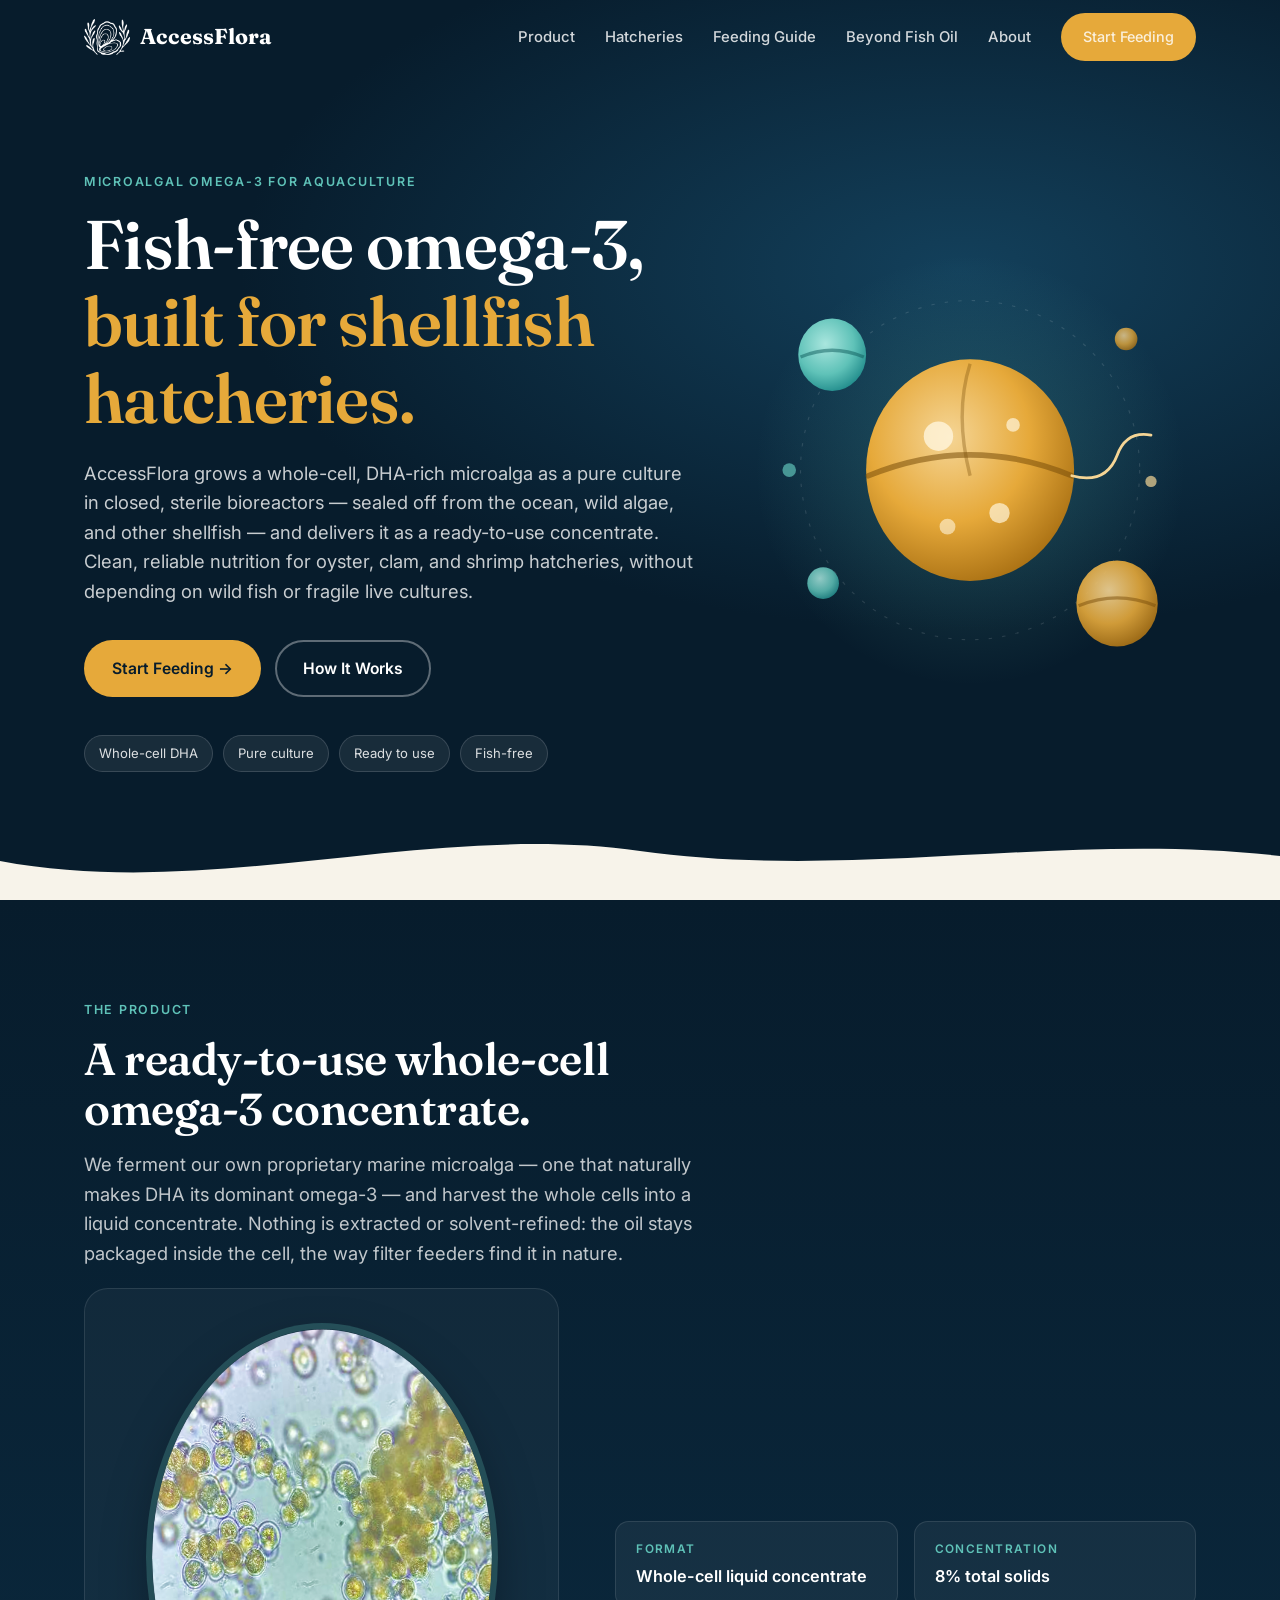
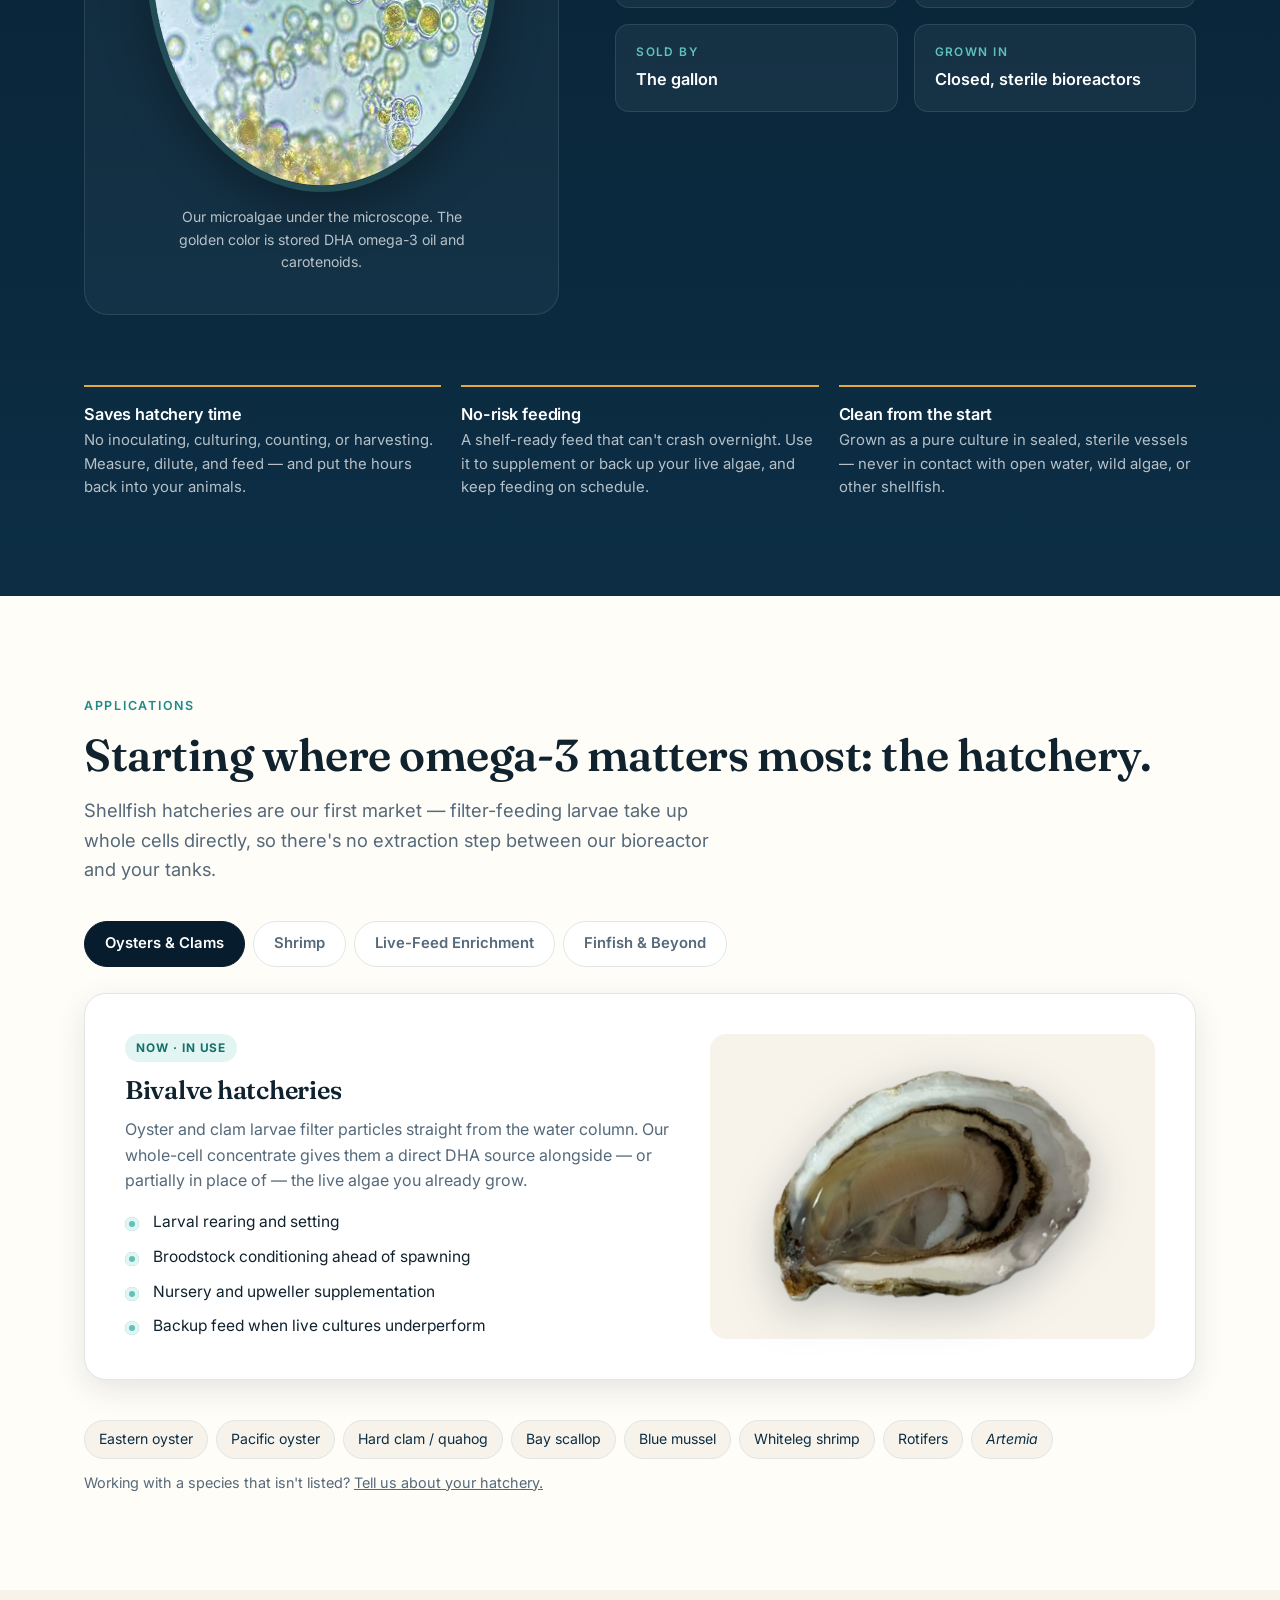
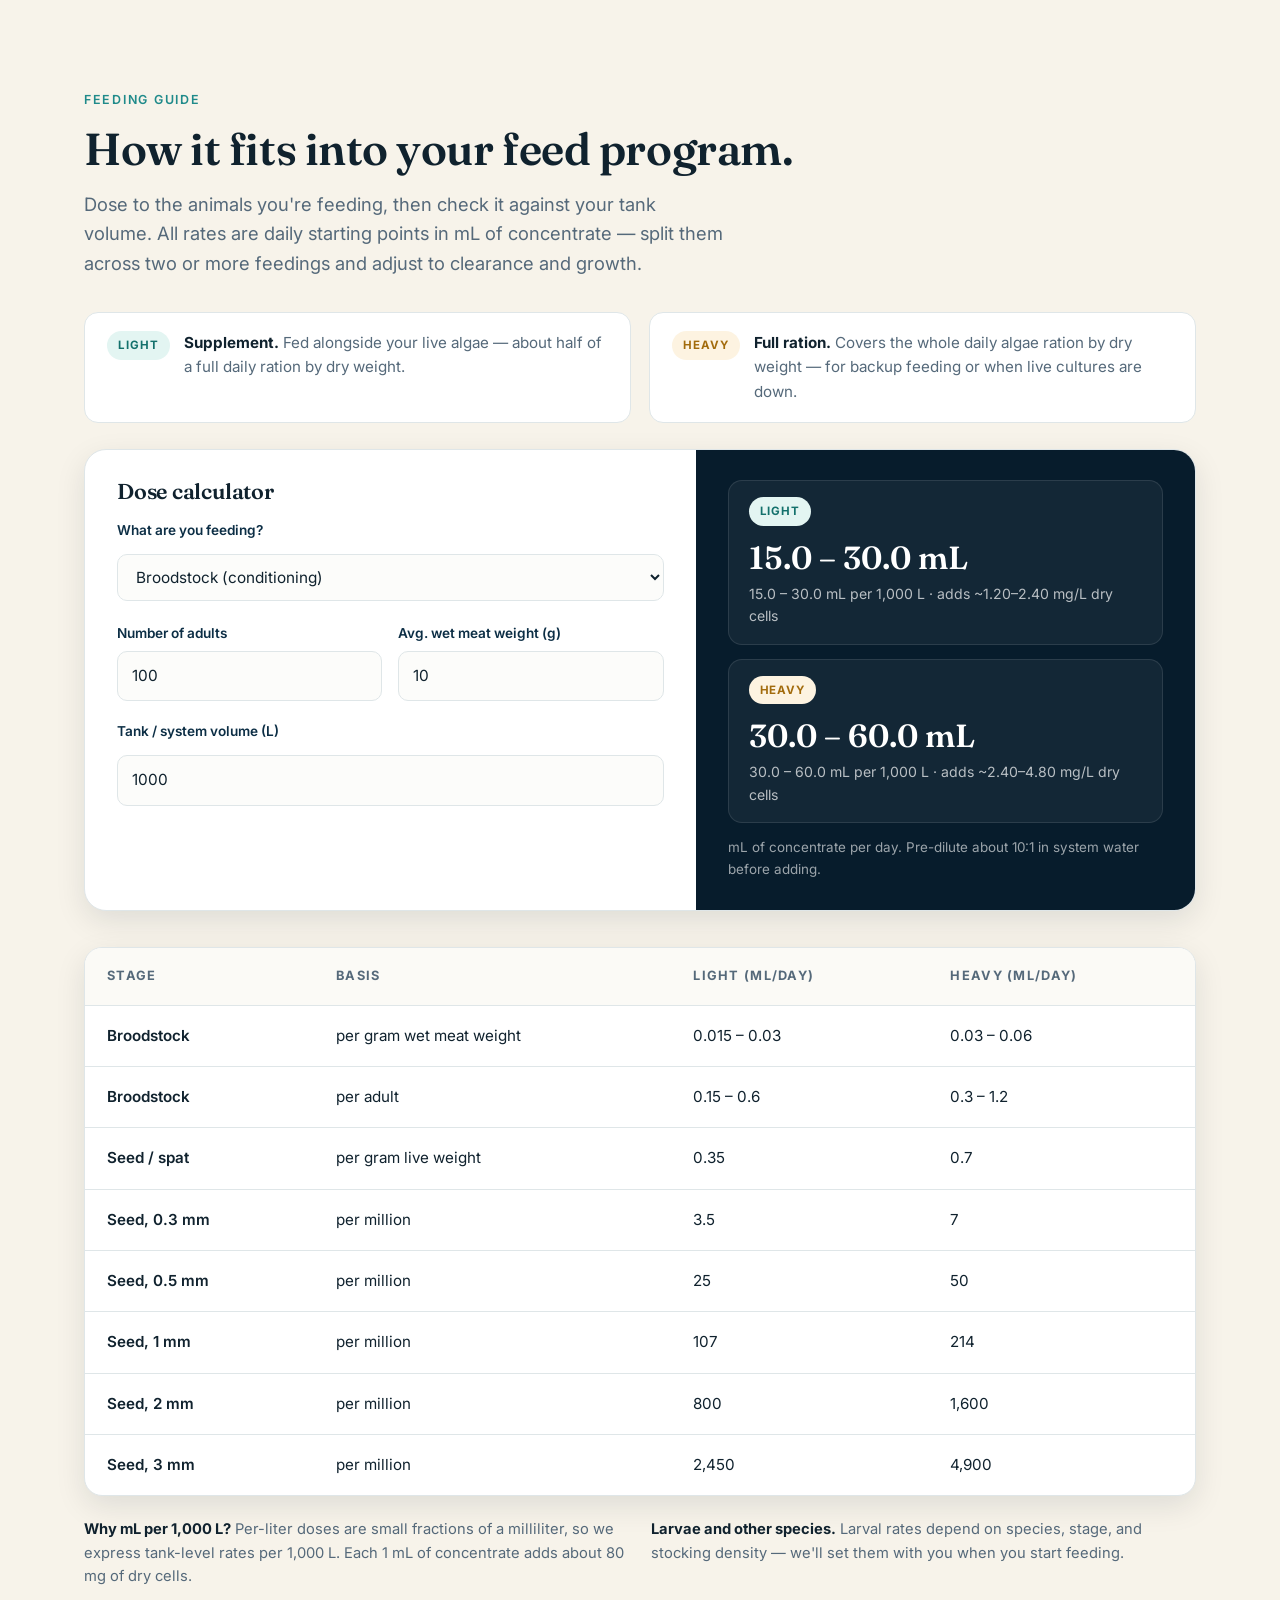
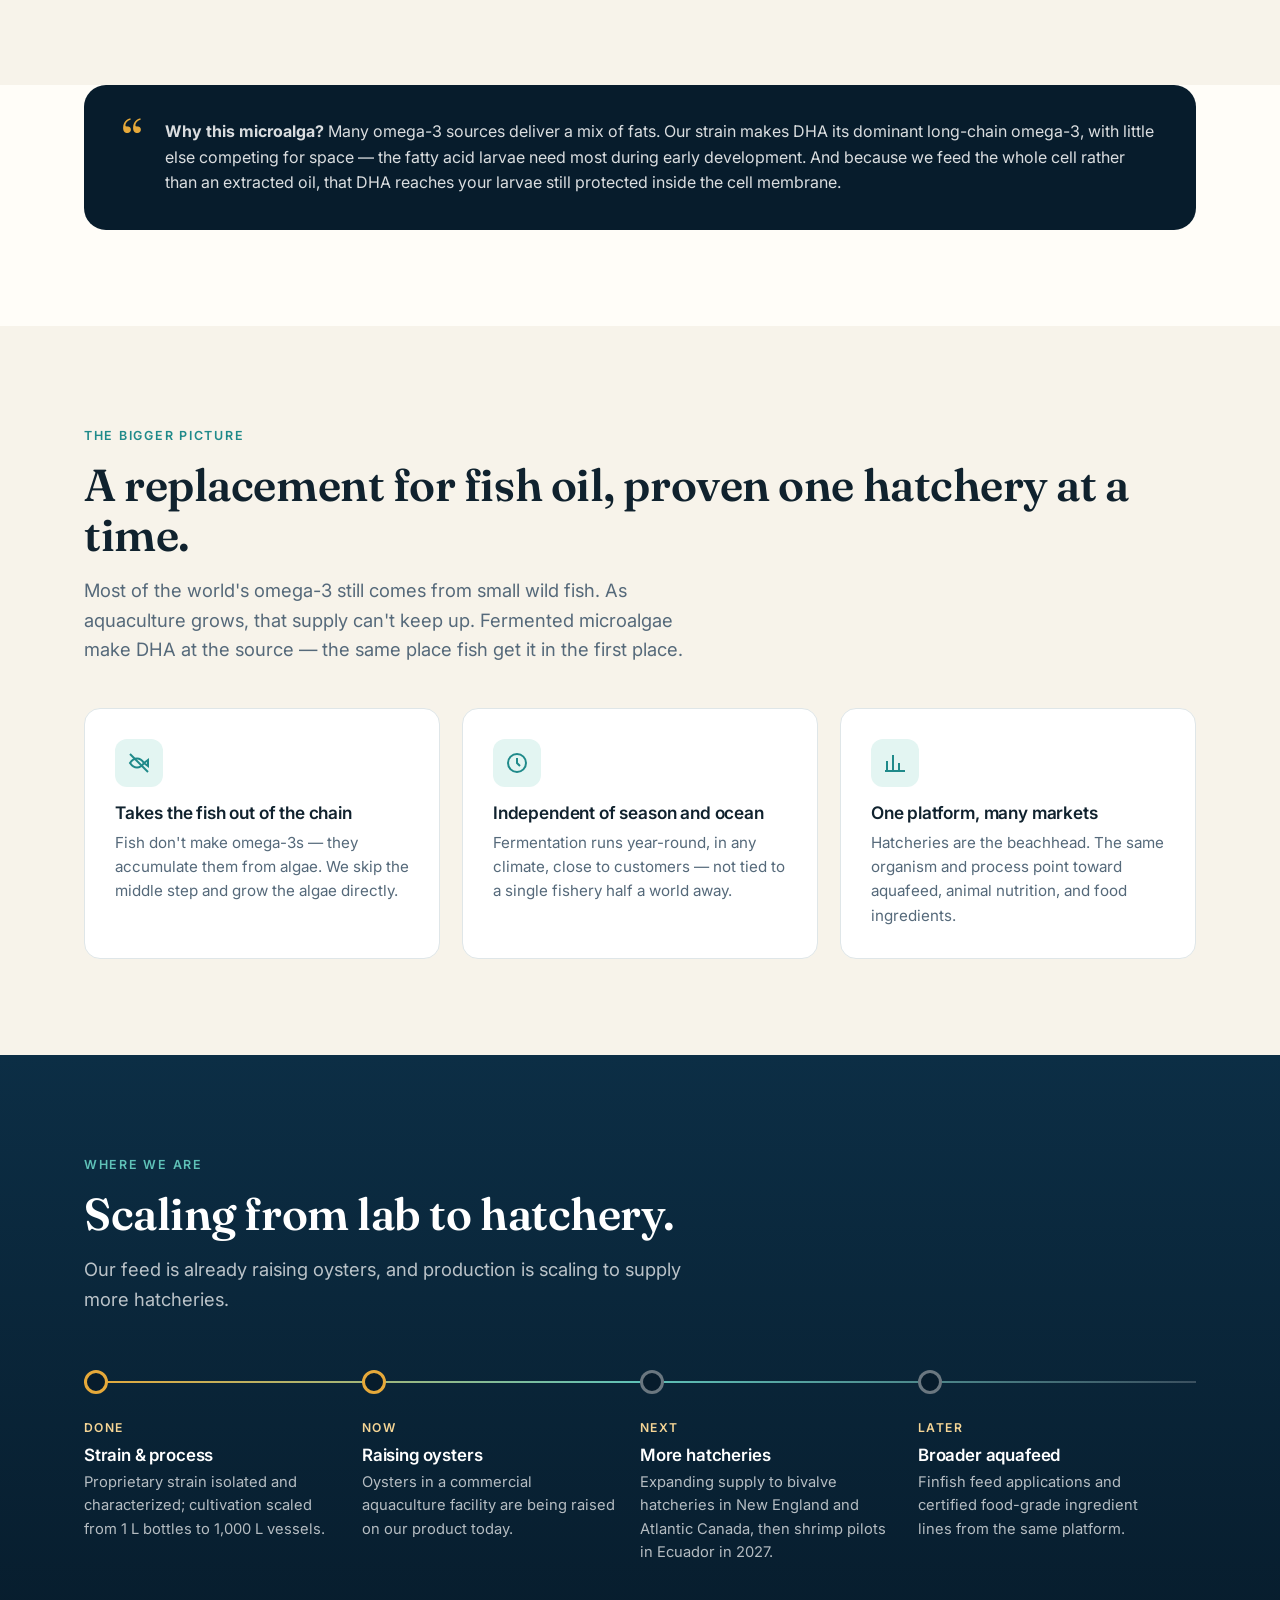
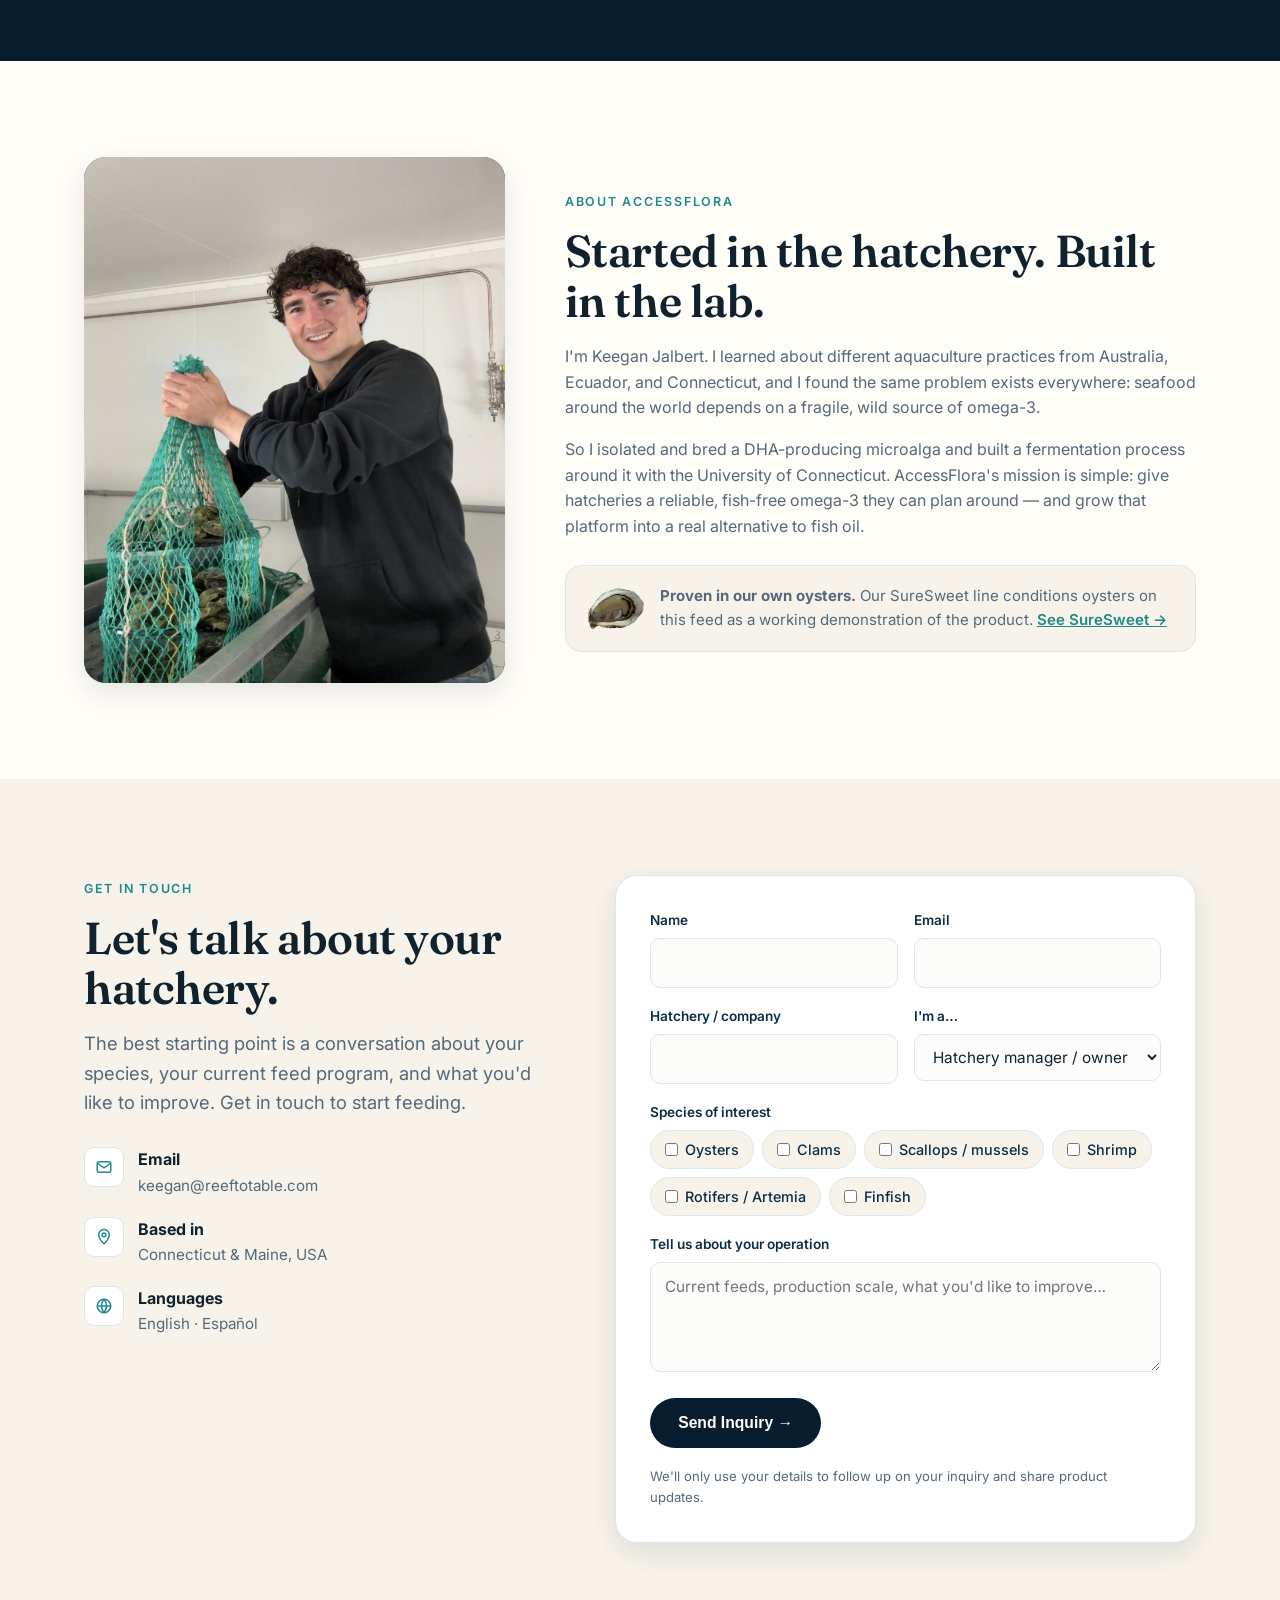
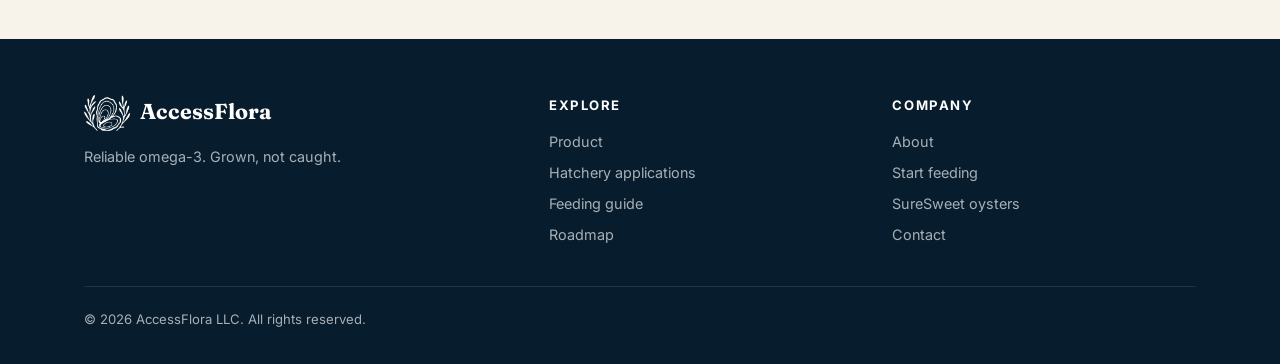
<file: index.html>
<!DOCTYPE html>
<html lang="en">
<head>
<meta charset="UTF-8">
<meta name="viewport" content="width=device-width, initial-scale=1.0">
<title>AccessFlora | Fish-Free Omega-3 for Shellfish Hatcheries</title>
<meta name="description" content="AccessFlora grows whole-cell microalgal omega-3 DHA by closed fermentation — a fish-free, supply-secure feed and enrichment for oyster, clam, and shrimp hatcheries.">
<meta property="og:title" content="AccessFlora | Fish-Free Omega-3 for Shellfish Hatcheries">
<meta property="og:description" content="Whole-cell microalgal DHA, fermented in closed vessels. Built for bivalve and shrimp hatcheries, ready to replace fish oil.">
<meta property="og:type" content="website">
<meta property="og:image" content="https://accessflora.com/images/logo-full.jpg">
<meta property="og:url" content="https://accessflora.com/">
<meta name="twitter:card" content="summary">
<link rel="icon" type="image/png" href="images/favicon.png">
<link rel="apple-touch-icon" href="images/favicon.png">
<link rel="preconnect" href="https://fonts.googleapis.com">
<link rel="preconnect" href="https://fonts.gstatic.com" crossorigin>
<link href="https://fonts.googleapis.com/css2?family=Fraunces:opsz,wght@9..144,400;9..144,600;9..144,700&family=Inter:wght@400;500;600;700&display=swap" rel="stylesheet">
<style>
  :root{
    --abyss:#071c2c;
    --deep:#0c2e45;
    --tide:#14506b;
    --teal:#1f8a8a;
    --sea:#5fc2b8;
    --gold:#e6a93a;
    --gold-soft:#f5d595;
    --sand:#f7f3ea;
    --paper:#fffdf8;
    --ink:#10222e;
    --muted:#55697a;
    --line:#dfe6e8;
    --radius:16px;
    --shadow:0 10px 30px rgba(7,28,44,.10);
    --max:1160px;
  }
  *{box-sizing:border-box;margin:0;padding:0}
  html{scroll-behavior:smooth}
  body{font-family:'Inter',system-ui,-apple-system,sans-serif;color:var(--ink);background:var(--paper);line-height:1.6;-webkit-font-smoothing:antialiased}
  img,svg{display:block;max-width:100%}
  a{color:inherit}
  h1,h2,h3{font-family:'Fraunces',Georgia,serif;line-height:1.12;letter-spacing:-.01em}
  h1{font-size:clamp(2.4rem,5.6vw,4.3rem);font-weight:600}
  h2{font-size:clamp(1.9rem,3.6vw,2.8rem);font-weight:600}
  h3{font-size:1.25rem;font-weight:600}
  .wrap{max-width:var(--max);margin:0 auto;padding:0 24px}
  .eyebrow{display:inline-block;font-size:.78rem;font-weight:600;letter-spacing:.14em;text-transform:uppercase;color:var(--teal);margin-bottom:14px}
  .lead{font-size:1.15rem;color:var(--muted);max-width:640px}
  section{padding:96px 0}
  .btn{display:inline-flex;align-items:center;gap:8px;padding:14px 26px;border-radius:999px;font-weight:600;font-size:.98rem;text-decoration:none;transition:transform .15s ease,background .2s ease,box-shadow .2s ease;border:2px solid transparent;cursor:pointer}
  .btn-gold{background:var(--gold);color:var(--abyss)}
  .btn-gold:hover{transform:translateY(-2px);box-shadow:0 8px 20px rgba(230,169,58,.35)}
  .btn-ghost{border-color:rgba(255,255,255,.35);color:#fff}
  .btn-ghost:hover{border-color:#fff;background:rgba(255,255,255,.06)}
  .btn-dark{background:var(--abyss);color:#fff}
  .btn-dark:hover{background:var(--deep);transform:translateY(-2px)}

  /* NAV */
  header.nav{position:fixed;inset:0 0 auto 0;z-index:50;transition:background .3s ease,box-shadow .3s ease}
  header.nav.scrolled{background:rgba(7,28,44,.94);backdrop-filter:blur(10px);box-shadow:0 2px 20px rgba(0,0,0,.2)}
  .nav-inner{display:flex;align-items:center;justify-content:space-between;height:74px}
  .logo{display:flex;align-items:center;gap:10px;text-decoration:none;color:#fff;font-family:'Fraunces',serif;font-weight:700;font-size:1.35rem}
  .logo img{height:36px;width:auto}
  .nav-links{display:flex;align-items:center;gap:30px;list-style:none}
  .nav-links a{color:rgba(255,255,255,.82);text-decoration:none;font-size:.93rem;font-weight:500}
  .nav-links a:hover{color:#fff}
  .nav-links .btn{padding:10px 20px;font-size:.9rem}
  .burger{display:none;background:none;border:0;color:#fff;cursor:pointer;padding:8px}
  .burger span{display:block;width:24px;height:2px;background:#fff;margin:5px 0;border-radius:2px}

  /* HERO */
  .hero{position:relative;min-height:100vh;display:flex;align-items:center;background:radial-gradient(1200px 600px at 75% 30%,#13405b 0%,var(--abyss) 60%);color:#fff;overflow:hidden;padding:130px 0 90px}
  .hero-grid{display:grid;grid-template-columns:1.15fr .85fr;gap:48px;align-items:center;position:relative;z-index:2}
  .hero h1 em{font-style:normal;color:var(--gold)}
  .hero p.lead{color:rgba(255,255,255,.78);margin:22px 0 34px}
  .hero .eyebrow{color:var(--sea)}
  .hero-ctas{display:flex;gap:14px;flex-wrap:wrap}
  .hero-tags{display:flex;gap:10px;flex-wrap:wrap;margin-top:38px}
  .hero-tags span{font-size:.82rem;padding:7px 14px;border-radius:999px;background:rgba(255,255,255,.07);border:1px solid rgba(255,255,255,.14);color:rgba(255,255,255,.85)}
  .cells{width:100%;aspect-ratio:1/1}
  .float{animation:float 9s ease-in-out infinite}
  .float.d2{animation-delay:-3s;animation-duration:11s}
  .float.d3{animation-delay:-6s;animation-duration:13s}
  @keyframes float{0%,100%{transform:translate(0,0)}50%{transform:translate(6px,-14px)}}
  .spin{transform-origin:center;transform-box:fill-box;animation:spin 40s linear infinite}
  @keyframes spin{to{transform:rotate(360deg)}}
  .wave{position:absolute;bottom:-1px;left:0;width:100%;height:90px;z-index:1}
  @media (prefers-reduced-motion:reduce){.float,.spin{animation:none}}

  /* PROOF STRIP */
  .strip{background:var(--sand);padding:34px 0;border-bottom:1px solid var(--line)}
  .strip-inner{display:flex;flex-wrap:wrap;gap:16px 40px;align-items:center;justify-content:center}
  .strip-label{font-size:.78rem;letter-spacing:.14em;text-transform:uppercase;color:var(--muted);font-weight:600}
  .strip-item{font-weight:600;color:var(--deep);font-size:.95rem;display:flex;align-items:center;gap:8px}
  .strip-item::before{content:"";width:7px;height:7px;border-radius:50%;background:var(--gold)}

  /* PROBLEM */
  .two-col{display:grid;grid-template-columns:1fr 1fr;gap:60px;align-items:start}
  .problem-cards{display:grid;gap:18px}
  .pcard{background:#fff;border:1px solid var(--line);border-radius:var(--radius);padding:24px 26px;display:grid;grid-template-columns:44px 1fr;gap:16px}
  .pcard .num{width:44px;height:44px;border-radius:12px;background:#fdf3e1;color:#b77a12;display:grid;place-items:center;font-family:'Fraunces',serif;font-weight:700}
  .pcard h3{font-size:1.08rem;margin-bottom:4px;font-family:'Inter',sans-serif;font-weight:600}
  .pcard p{color:var(--muted);font-size:.96rem}

  /* PRODUCT */
  .product{background:linear-gradient(180deg,var(--abyss),var(--deep));color:#fff}
  .product .lead{color:rgba(255,255,255,.75)}
  .product .eyebrow{color:var(--sea)}
  .product-grid{display:grid;grid-template-columns:.9fr 1.1fr;gap:56px;align-items:center;margin-top:20px}
  .micro img{width:100%;max-width:340px;border-radius:50%;box-shadow:0 0 0 6px rgba(95,194,184,.25),0 20px 50px rgba(0,0,0,.35)}
  .micro figcaption{margin-top:20px;font-size:.88rem;color:rgba(255,255,255,.7);text-align:center;max-width:320px}
  .jug{background:rgba(255,255,255,.04);border:1px solid rgba(255,255,255,.1);border-radius:24px;padding:40px;display:grid;place-items:center}
  .spec-grid{display:grid;grid-template-columns:1fr 1fr;gap:16px;margin-top:30px}
  .spec{background:rgba(255,255,255,.05);border:1px solid rgba(255,255,255,.1);border-radius:14px;padding:18px 20px}
  .spec small{display:block;font-size:.74rem;letter-spacing:.12em;text-transform:uppercase;color:var(--sea);font-weight:600;margin-bottom:4px}
  .spec strong{font-weight:600;font-size:1.02rem}
  .benefits{display:grid;grid-template-columns:repeat(3,1fr);gap:20px;margin-top:70px}
  .benefit{border-top:2px solid var(--gold);padding-top:18px}
  .benefit h3{font-family:'Inter',sans-serif;font-size:1.02rem;margin-bottom:6px}
  .benefit p{color:rgba(255,255,255,.7);font-size:.93rem}

  /* APPLICATIONS */
  .tabs{display:flex;gap:8px;flex-wrap:wrap;margin:36px 0 26px}
  .tab{border:1px solid var(--line);background:#fff;border-radius:999px;padding:10px 20px;font:inherit;font-weight:600;font-size:.93rem;color:var(--muted);cursor:pointer;transition:all .2s}
  .tab[aria-selected="true"]{background:var(--abyss);color:#fff;border-color:var(--abyss)}
  .panel{display:none;grid-template-columns:1.1fr .9fr;gap:40px;background:#fff;border:1px solid var(--line);border-radius:22px;padding:40px;box-shadow:var(--shadow)}
  .panel.active{display:grid}
  .panel.solo{grid-template-columns:1fr}
  .panel.solo>div{max-width:720px}
  .panel h3{font-size:1.6rem;margin-bottom:12px}
  .panel p{color:var(--muted);margin-bottom:16px}
  .panel ul{list-style:none;display:grid;gap:10px}
  .panel li{padding-left:28px;position:relative;font-size:.97rem}
  .panel li::before{content:"";position:absolute;left:0;top:7px;width:14px;height:14px;border-radius:50%;background:var(--sea);box-shadow:inset 0 0 0 4px #e3f5f2}
  .badge{display:inline-block;font-size:.74rem;font-weight:700;letter-spacing:.08em;text-transform:uppercase;padding:5px 11px;border-radius:999px;margin-bottom:14px}
  .badge.now{background:#e3f5f2;color:#13716c}
  .badge.next{background:#fdf3e1;color:#a26b0c}
  .badge.later{background:#eceff3;color:#4b5d6d}
  .panel-art{background:var(--sand);border-radius:16px;display:grid;place-items:center;padding:24px;min-height:240px}
  .species{display:flex;flex-wrap:wrap;gap:8px;margin-top:40px}
  .species span{background:var(--sand);border:1px solid var(--line);border-radius:999px;padding:7px 14px;font-size:.88rem;color:var(--deep)}
  .species-note{margin-top:12px;font-size:.9rem;color:var(--muted)}

  /* COMPARISON */
  .compare{background:var(--sand)}
  .table-wrap{overflow-x:auto;margin-top:36px;border-radius:18px;border:1px solid var(--line);background:#fff;box-shadow:var(--shadow)}
  table{width:100%;border-collapse:collapse;min-width:720px}
  th,td{padding:18px 22px;text-align:left;border-bottom:1px solid var(--line);font-size:.95rem;vertical-align:top}
  thead th{font-size:.8rem;letter-spacing:.1em;text-transform:uppercase;color:var(--muted);background:#fbfaf6}
  thead th.us{background:var(--abyss);color:var(--gold-soft)}
  td.us{background:#f2faf8;font-weight:600;color:var(--deep)}
  tbody tr:last-child td{border-bottom:0}
  td:first-child{font-weight:600;color:var(--ink)}


  /* FEEDING GUIDE */
  .levels{display:grid;grid-template-columns:1fr 1fr;gap:18px;margin-top:34px}
  .level{background:#fff;border:1px solid var(--line);border-radius:14px;padding:18px 22px;display:flex;gap:14px;align-items:flex-start}
  .level p{font-size:.95rem;color:var(--muted)} .level strong{color:var(--ink)}
  .pill{display:inline-block;font-size:.72rem;font-weight:700;letter-spacing:.08em;text-transform:uppercase;padding:5px 11px;border-radius:999px;flex:none}
  .pill.light{background:#e3f5f2;color:#13716c} .pill.heavy{background:#fdf3e1;color:#a26b0c}
  .calc{display:grid;grid-template-columns:1.1fr .9fr;gap:0;margin-top:26px;background:#fff;border:1px solid var(--line);border-radius:22px;overflow:hidden;box-shadow:var(--shadow)}
  .calc-in{padding:30px 32px;display:grid;gap:6px;align-content:start}
  .calc-in h3{font-size:1.35rem;margin-bottom:10px}
  .calc-in .row{margin-top:8px}
  .c-grp{margin-top:8px}
  .calc-out{background:var(--abyss);color:#fff;padding:30px 32px;display:grid;gap:14px;align-content:center}
  .out-card{background:rgba(255,255,255,.05);border:1px solid rgba(255,255,255,.1);border-radius:14px;padding:16px 20px}
  .out-card .big{font-family:'Fraunces',serif;font-size:2rem;font-weight:600;margin-top:6px}
  .out-card .sub{font-size:.88rem;color:rgba(255,255,255,.7)}
  .out-note{font-size:.84rem;color:rgba(255,255,255,.6)}
  table.dose{min-width:560px}
  .guide-notes{display:grid;grid-template-columns:1fr 1fr;gap:22px;margin-top:22px}
  .guide-notes p{font-size:.92rem;color:var(--muted)} .guide-notes strong{color:var(--ink)}
  @media (max-width:860px){.calc,.levels,.guide-notes{grid-template-columns:1fr}}

  /* SCIENCE / PROCESS */
  .steps{display:grid;grid-template-columns:repeat(4,1fr);gap:22px;margin-top:44px;counter-reset:step}
  .step{background:#fff;border:1px solid var(--line);border-radius:var(--radius);padding:26px;position:relative}
  .step::before{counter-increment:step;content:"0" counter(step);font-family:'Fraunces',serif;font-size:2rem;font-weight:700;color:var(--gold);display:block;margin-bottom:10px}
  .step h3{font-family:'Inter',sans-serif;font-size:1.03rem;margin-bottom:6px}
  .step p{color:var(--muted);font-size:.93rem}
  .science-note{margin-top:0;display:grid;grid-template-columns:auto 1fr;gap:22px;align-items:start;background:var(--abyss);color:#fff;border-radius:22px;padding:34px 38px}
  .science-note .q{font-family:'Fraunces',serif;font-size:3.4rem;line-height:.8;color:var(--gold)}
  .science-note p{color:rgba(255,255,255,.85)}
  .science-note a{color:var(--sea)}

  /* FISH OIL */
  .fishoil-grid{display:grid;grid-template-columns:repeat(3,1fr);gap:22px;margin-top:44px}
  .fcard{border-radius:var(--radius);padding:30px;background:#fff;border:1px solid var(--line)}
  .fcard .ico{width:48px;height:48px;border-radius:12px;background:#e3f5f2;display:grid;place-items:center;margin-bottom:16px}
  .fcard h3{font-family:'Inter',sans-serif;font-size:1.08rem;margin-bottom:8px}
  .fcard p{color:var(--muted);font-size:.95rem}

  /* ROADMAP */
  .roadmap{background:linear-gradient(180deg,var(--deep),var(--abyss));color:#fff}
  .roadmap .eyebrow{color:var(--sea)}
  .roadmap .lead{color:rgba(255,255,255,.72)}
  .timeline{display:grid;grid-template-columns:repeat(4,1fr);gap:0;margin-top:56px;position:relative}
  .timeline::before{content:"";position:absolute;top:11px;left:0;right:0;height:2px;background:linear-gradient(90deg,var(--gold),var(--sea),rgba(255,255,255,.2))}
  .tl{padding-right:24px;position:relative}
  .tl .dot{width:24px;height:24px;border-radius:50%;background:var(--abyss);border:3px solid var(--gold);margin-bottom:20px;position:relative;z-index:1}
  .tl.future .dot{border-color:rgba(255,255,255,.4)}
  .tl small{font-size:.76rem;letter-spacing:.12em;text-transform:uppercase;color:var(--gold-soft);font-weight:600}
  .tl h3{font-family:'Inter',sans-serif;font-size:1.06rem;margin:6px 0}
  .tl p{color:rgba(255,255,255,.7);font-size:.92rem}

  /* ORIGIN / ABOUT */
  .about-grid{display:grid;grid-template-columns:.8fr 1.2fr;gap:60px;align-items:center}
  .portrait{border-radius:22px;overflow:hidden;aspect-ratio:4/5;background:linear-gradient(135deg,var(--tide),var(--abyss));position:relative;box-shadow:var(--shadow)}
  .portrait img{position:relative;z-index:1;width:100%;height:100%;object-fit:cover}
  .portrait .fallback{position:absolute;inset:0;display:grid;place-items:center;color:rgba(255,255,255,.6);font-family:'Fraunces',serif;font-size:4rem}
  .about-grid p{color:var(--muted);margin-bottom:16px}
  .creds{display:grid;grid-template-columns:1fr 1fr;gap:14px;margin-top:26px}
  .cred{border-left:3px solid var(--gold);padding:4px 0 4px 14px;font-size:.93rem}
  .cred strong{display:block;color:var(--ink)}
  .cred span{color:var(--muted)}
  .suresweet{margin-top:26px;display:flex;gap:16px;align-items:center;background:var(--sand);border-radius:16px;padding:18px 22px;border:1px solid var(--line)}
  .suresweet p{margin:0;font-size:.94rem}
  .suresweet a{font-weight:600;color:var(--teal)}

  /* CONTACT */
  .contact{background:var(--sand)}
  .contact-grid{display:grid;grid-template-columns:.9fr 1.1fr;gap:56px;align-items:start}
  form{background:#fff;border:1px solid var(--line);border-radius:22px;padding:34px;box-shadow:var(--shadow);display:grid;gap:18px}
  .row{display:grid;grid-template-columns:1fr 1fr;gap:16px}
  label{font-size:.85rem;font-weight:600;color:var(--deep);display:block;margin-bottom:6px}
  input,select,textarea{width:100%;font:inherit;font-size:.96rem;padding:12px 14px;border:1px solid var(--line);border-radius:10px;background:#fcfcfa;color:var(--ink)}
  input:focus,select:focus,textarea:focus{outline:2px solid var(--sea);outline-offset:1px;border-color:transparent}
  textarea{min-height:110px;resize:vertical}
  .checks{display:flex;flex-wrap:wrap;gap:8px}
  .checks label{display:inline-flex;align-items:center;gap:7px;font-weight:500;font-size:.9rem;background:var(--sand);border:1px solid var(--line);border-radius:999px;padding:7px 14px;margin:0;cursor:pointer}
  .checks input{width:auto;margin:0;accent-color:var(--teal)}
  .form-note{font-size:.82rem;color:var(--muted)}
  .contact-list{list-style:none;display:grid;gap:18px;margin-top:30px}
  .contact-list li{display:grid;grid-template-columns:40px 1fr;gap:14px;align-items:start}
  .contact-list .ci{width:40px;height:40px;border-radius:10px;background:#fff;border:1px solid var(--line);display:grid;place-items:center}
  .contact-list strong{display:block}
  .contact-list span,.contact-list a{color:var(--muted);font-size:.95rem;text-decoration:none}
  .contact-list a:hover{color:var(--teal)}
  #form-status{font-weight:600;color:var(--teal);display:none}

  /* FOOTER */
  footer{background:var(--abyss);color:rgba(255,255,255,.65);padding:56px 0 34px;font-size:.9rem}
  .foot{display:grid;grid-template-columns:1.4fr 1fr 1fr;gap:40px}
  footer h4{color:#fff;font-size:.82rem;letter-spacing:.12em;text-transform:uppercase;margin-bottom:14px}
  footer ul{list-style:none;display:grid;gap:8px}
  footer a{text-decoration:none}
  footer a:hover{color:#fff}
  .foot-bottom{margin-top:40px;padding-top:22px;border-top:1px solid rgba(255,255,255,.1);display:flex;justify-content:space-between;flex-wrap:wrap;gap:10px;font-size:.82rem}

  .reveal{opacity:0;transform:translateY(22px);transition:opacity .7s ease,transform .7s ease}
  .reveal.in{opacity:1;transform:none}

  /* RESPONSIVE */
  @media (max-width:980px){
    .hero-grid,.two-col,.product-grid,.about-grid,.contact-grid{grid-template-columns:1fr}
    .hero-art{max-width:380px;margin:0 auto}
    .benefits,.steps{grid-template-columns:1fr 1fr}
    .fishoil-grid{grid-template-columns:1fr}
    .panel,.panel.active{grid-template-columns:1fr}
    .timeline{grid-template-columns:1fr 1fr;row-gap:40px}
    .timeline::before{display:none}
    .foot{grid-template-columns:1fr 1fr}
    .portrait{max-width:360px}
  }
  @media (max-width:760px){
    section{padding:72px 0}
    .nav-links{position:fixed;top:74px;left:0;right:0;flex-direction:column;align-items:flex-start;gap:0;background:var(--abyss);padding:10px 24px 24px;display:none}
    .nav-links.open{display:flex}
    .nav-links li{width:100%;padding:12px 0;border-bottom:1px solid rgba(255,255,255,.08)}
    .nav-links li:last-child{border:0;padding-top:18px}
    .burger{display:block}
    header.nav.open-bg{background:var(--abyss)}
    .benefits,.steps,.spec-grid,.row,.creds,.timeline{grid-template-columns:1fr}
    .panel{padding:26px}
    .foot{grid-template-columns:1fr}
    .science-note{grid-template-columns:1fr;padding:28px}
  }
</style>
</head>
<body>

<!-- ============ NAV ============ -->
<header class="nav" id="nav">
  <div class="wrap nav-inner">
    <a href="#top" class="logo" aria-label="AccessFlora home">
      <img src="images/logo-mark-white.png" alt="" width="46" height="36">
      AccessFlora
    </a>
    <button class="burger" id="burger" aria-label="Open menu" aria-expanded="false"><span></span><span></span><span></span></button>
    <ul class="nav-links" id="navLinks">
      <li><a href="#product">Product</a></li>
      <li><a href="#applications">Hatcheries</a></li>
      <li><a href="#feeding">Feeding Guide</a></li>
      <li><a href="#fish-oil">Beyond Fish Oil</a></li>
      <li><a href="#about">About</a></li>
      <li><a href="#contact" class="btn btn-gold">Start Feeding</a></li>
    </ul>
  </div>
</header>

<!-- ============ HERO ============ -->
<section class="hero" id="top">
  <div class="wrap hero-grid">
    <div>
      <span class="eyebrow">Microalgal Omega-3 for Aquaculture</span>
      <h1>Fish-free omega-3, <em>built for shellfish hatcheries.</em></h1>
      <p class="lead">AccessFlora grows a whole-cell, DHA-rich microalga as a pure culture in closed, sterile bioreactors — sealed off from the ocean, wild algae, and other shellfish — and delivers it as a ready-to-use concentrate. Clean, reliable nutrition for oyster, clam, and shrimp hatcheries, without depending on wild fish or fragile live cultures.</p>
      <div class="hero-ctas">
        <a href="#contact" class="btn btn-gold">Start Feeding →</a>
        <a href="#product" class="btn btn-ghost">How It Works</a>
      </div>
      <div class="hero-tags">
        <span>Whole-cell DHA</span><span>Pure culture</span><span>Ready to use</span><span>Fish-free</span>
      </div>
    </div>
    <div class="hero-art" aria-hidden="true">
      <svg class="cells" viewBox="0 0 400 400">
        <defs>
          <radialGradient id="cellA" cx="40%" cy="35%" r="70%">
            <stop offset="0" stop-color="#f5d595"/><stop offset=".55" stop-color="#e6a93a"/><stop offset="1" stop-color="#a86f12"/>
          </radialGradient>
          <radialGradient id="cellB" cx="40%" cy="35%" r="70%">
            <stop offset="0" stop-color="#a9e6de"/><stop offset=".6" stop-color="#5fc2b8"/><stop offset="1" stop-color="#1f8a8a"/>
          </radialGradient>
          <radialGradient id="glow" cx="50%" cy="50%" r="50%">
            <stop offset="0" stop-color="#5fc2b8" stop-opacity=".25"/><stop offset="1" stop-color="#5fc2b8" stop-opacity="0"/>
          </radialGradient>
        </defs>
        <circle cx="200" cy="200" r="190" fill="url(#glow)"/>
        <g class="spin"><circle cx="200" cy="200" r="150" fill="none" stroke="rgba(255,255,255,.12)" stroke-dasharray="3 9"/></g>
        <!-- main dinoflagellate cell -->
        <g class="float">
          <ellipse cx="200" cy="200" rx="92" ry="98" fill="url(#cellA)"/>
          <path d="M110 205 Q200 168 290 205" fill="none" stroke="#7a4f0a" stroke-width="5" stroke-linecap="round" opacity=".55"/>
          <path d="M200 106 Q186 150 200 205" fill="none" stroke="#7a4f0a" stroke-width="3" opacity=".35"/>
          <circle cx="172" cy="170" r="13" fill="#fff5dc" opacity=".8"/>
          <circle cx="226" cy="238" r="9" fill="#fff5dc" opacity=".7"/>
          <circle cx="238" cy="160" r="6" fill="#fff5dc" opacity=".7"/>
          <circle cx="180" cy="250" r="7" fill="#fff5dc" opacity=".6"/>
          <path d="M290 205 q30 8 40 -18 q8 -22 30 -18" fill="none" stroke="#f5d595" stroke-width="2.5" stroke-linecap="round"/>
        </g>
        <g class="float d2">
          <ellipse cx="78" cy="98" rx="30" ry="32" fill="url(#cellB)"/>
          <path d="M50 100 Q78 88 106 100" fill="none" stroke="#0e5c5c" stroke-width="3" opacity=".5"/>
        </g>
        <g class="float d3">
          <ellipse cx="330" cy="318" rx="36" ry="38" fill="url(#cellA)" opacity=".9"/>
          <path d="M296 320 Q330 306 364 320" fill="none" stroke="#7a4f0a" stroke-width="3" opacity=".5"/>
        </g>
        <g class="float d3"><circle cx="70" cy="300" r="14" fill="url(#cellB)" opacity=".85"/></g>
        <g class="float d2"><circle cx="338" cy="84" r="10" fill="url(#cellA)" opacity=".8"/></g>
        <g class="float"><circle cx="40" cy="200" r="6" fill="#5fc2b8" opacity=".7"/></g>
        <g class="float d2"><circle cx="360" cy="210" r="5" fill="#f5d595" opacity=".7"/></g>
      </svg>
    </div>
  </div>
  <svg class="wave" viewBox="0 0 1440 90" preserveAspectRatio="none" aria-hidden="true">
    <path d="M0 50 C240 90 480 10 720 40 C960 70 1200 20 1440 45 L1440 90 L0 90 Z" fill="#f7f3ea"/>
  </svg>
</section>

<!-- ============ PRODUCT ============ -->
<section class="product" id="product">
  <div class="wrap">
    <div class="reveal">
      <span class="eyebrow">The Product</span>
      <h2>A ready-to-use whole-cell<br>omega-3 concentrate.</h2>
      <p class="lead" style="margin-top:16px">We ferment our own proprietary marine microalga — one that naturally makes DHA its dominant omega-3 — and harvest the whole cells into a liquid concentrate. Nothing is extracted or solvent-refined: the oil stays packaged inside the cell, the way filter feeders find it in nature.</p>
    </div>
    <div class="product-grid">
      <figure class="jug micro reveal">
        <img src="images/algae-micrograph.png" alt="AccessFlora microalgae cells under a microscope, golden with stored DHA oil and carotenoids" width="456" height="457" loading="lazy">
        <figcaption>Our microalgae under the microscope. The golden color is stored DHA omega-3 oil and carotenoids.</figcaption>
      </figure>
      <div class="reveal">
        <div class="spec-grid">
          <div class="spec"><small>Format</small><strong>Whole-cell liquid concentrate</strong></div>
          <div class="spec"><small>Concentration</small><strong>8% total solids</strong></div>
          <div class="spec"><small>Sold by</small><strong>The gallon</strong></div>
          <div class="spec"><small>Grown in</small><strong>Closed, sterile bioreactors</strong></div>
        </div>
        <!-- TODO: add guaranteed analysis (DHA % of dry weight, cells/mL, shelf life, storage temp) once COA data is final -->
      </div>
    </div>
    <div class="benefits">
      <div class="benefit reveal"><h3>Saves hatchery time</h3><p>No inoculating, culturing, counting, or harvesting. Measure, dilute, and feed — and put the hours back into your animals.</p></div>
      <div class="benefit reveal"><h3>No-risk feeding</h3><p>A shelf-ready feed that can't crash overnight. Use it to supplement or back up your live algae, and keep feeding on schedule.</p></div>
      <div class="benefit reveal"><h3>Clean from the start</h3><p>Grown as a pure culture in sealed, sterile vessels — never in contact with open water, wild algae, or other shellfish.</p></div>
    </div>
  </div>
</section>

<!-- ============ APPLICATIONS ============ -->
<section id="applications">
  <div class="wrap">
    <div class="reveal">
      <span class="eyebrow">Applications</span>
      <h2>Starting where omega-3 matters most: the hatchery.</h2>
      <p class="lead" style="margin-top:16px">Shellfish hatcheries are our first market — filter-feeding larvae take up whole cells directly, so there's no extraction step between our bioreactor and your tanks.</p>
    </div>

    <div class="tabs" role="tablist" aria-label="Applications">
      <button class="tab" role="tab" aria-selected="true" data-panel="p-bivalve">Oysters &amp; Clams</button>
      <button class="tab" role="tab" aria-selected="false" data-panel="p-shrimp">Shrimp</button>
      <button class="tab" role="tab" aria-selected="false" data-panel="p-livefeed">Live-Feed Enrichment</button>
      <button class="tab" role="tab" aria-selected="false" data-panel="p-finfish">Finfish &amp; Beyond</button>
    </div>

    <div class="panel active" id="p-bivalve" role="tabpanel">
      <div>
        <span class="badge now">Now · In use</span>
        <h3>Bivalve hatcheries</h3>
        <p>Oyster and clam larvae filter particles straight from the water column. Our whole-cell concentrate gives them a direct DHA source alongside — or partially in place of — the live algae you already grow.</p>
        <ul>
          <li>Larval rearing and setting</li>
          <li>Broodstock conditioning ahead of spawning</li>
          <li>Nursery and upweller supplementation</li>
          <li>Backup feed when live cultures underperform</li>
        </ul>
      </div>
      <div class="panel-art"><img src="images/oyster.png" alt="An oyster raised on AccessFlora feed, shucked on the half shell" width="798" height="578" loading="lazy" style="max-width:320px;width:100%;height:auto;filter:drop-shadow(0 12px 22px rgba(7,28,44,.25))"></div>
    </div>

    <div class="panel solo" id="p-shrimp" role="tabpanel">
      <div>
        <span class="badge next">Next · Pilots 2027</span>
        <h3>Shrimp hatcheries</h3>
        <p>Penaeid larvae pass through algae-feeding stages before moving to live and formulated feeds. DHA supports development, stress tolerance, and post-larval quality.</p>
        <ul>
          <li>Zoea and mysis stage algal feeding</li>
          <li>Broodstock maturation diets</li>
          <li>Biomass ingredient for hatchery and nursery feeds</li>
          <li>Pilot partnerships planned in Ecuador</li>
        </ul>
      </div>
    
    </div>

    <div class="panel solo" id="p-livefeed" role="tabpanel">
      <div>
        <span class="badge next">Next · In development</span>
        <h3>Rotifer &amp; <em>Artemia</em> enrichment</h3>
        <p>Live prey are only as nutritious as what they eat. Feeding DHA-rich microalgae to rotifers and <em>Artemia</em> before they go to the larval tanks is a standard way to raise their omega-3 content.</p>
        <ul>
          <li>Pre-harvest enrichment of rotifers</li>
          <li><em>Artemia</em> nauplii enrichment</li>
          <li>Fish-free alternative to oil emulsions</li>
        </ul>
      </div>
    
    </div>

    <div class="panel solo" id="p-finfish" role="tabpanel">
      <div>
        <span class="badge later">Later · Platform expansion</span>
        <h3>Finfish feed and new markets</h3>
        <p>The same fermentation platform scales beyond the hatchery. Through university research partnerships we're working toward omega-3 inputs for salmon and finfish feeds — and longer term, livestock, pet, and food applications where fish oil isn't a fit.</p>
        <ul>
          <li>Salmon and marine finfish feed (research partnership)</li>
          <li>Livestock omega-3 supplementation</li>
          <li>Plant-based and dairy food ingredients</li>
        </ul>
      </div>
    
    </div>

    <div class="species reveal">
      <span>Eastern oyster</span><span>Pacific oyster</span><span>Hard clam / quahog</span><span>Bay scallop</span><span>Blue mussel</span><span>Whiteleg shrimp</span><span>Rotifers</span><span><em>Artemia</em></span>
    </div>
    <p class="species-note">Working with a species that isn't listed? <a href="#contact">Tell us about your hatchery.</a></p>
  </div>
</section>

<!-- ============ FEEDING GUIDE ============ -->
<!-- Rates are starting guidelines: the "heavy" column is a full daily ration on a dry-weight basis,
     matched to published rations for 8%-solids algae concentrates; "light" is half of that.
     Update with AccessFlora feeding data as needed. -->
<section class="compare" id="feeding">
  <div class="wrap">
    <div class="reveal">
      <span class="eyebrow">Feeding Guide</span>
      <h2>How it fits into your feed program.</h2>
      <p class="lead" style="margin-top:16px">Dose to the animals you're feeding, then check it against your tank volume. All rates are daily starting points in mL of concentrate — split them across two or more feedings and adjust to clearance and growth.</p>
    </div>

    <div class="levels reveal">
      <div class="level"><span class="pill light">Light</span><p><strong>Supplement.</strong> Fed alongside your live algae — about half of a full daily ration by dry weight.</p></div>
      <div class="level"><span class="pill heavy">Heavy</span><p><strong>Full ration.</strong> Covers the whole daily algae ration by dry weight — for backup feeding or when live cultures are down.</p></div>
    </div>

    <div class="calc reveal">
      <div class="calc-in">
        <h3>Dose calculator</h3>
        <label for="c-stage">What are you feeding?</label>
        <select id="c-stage">
          <option value="brood">Broodstock (conditioning)</option>
          <option value="spatN">Seed / spat — by count and size</option>
          <option value="spatW">Seed / spat — by live weight</option>
        </select>
        <div class="c-grp" data-for="brood">
          <div class="row">
            <div><label for="c-bn">Number of adults</label><input id="c-bn" type="number" min="0" value="100"></div>
            <div><label for="c-bw">Avg. wet meat weight (g)</label><input id="c-bw" type="number" min="0" step="0.5" value="10"></div>
          </div>
        </div>
        <div class="c-grp" data-for="spatN" hidden>
          <div class="row">
            <div><label for="c-sn">Number of seed (millions)</label><input id="c-sn" type="number" min="0" step="0.1" value="1"></div>
            <div><label for="c-ss">Seed size</label>
              <select id="c-ss"><option value="7">0.3 mm</option><option value="50">0.5 mm</option><option value="214" selected>1 mm</option><option value="1600">2 mm</option><option value="4900">3 mm</option></select></div>
          </div>
        </div>
        <div class="c-grp" data-for="spatW" hidden>
          <label for="c-sw">Total live weight of seed (g)</label><input id="c-sw" type="number" min="0" value="1000">
        </div>
        <label for="c-vol" style="margin-top:14px">Tank / system volume (L)</label>
        <input id="c-vol" type="number" min="1" value="1000">
      </div>
      <div class="calc-out" aria-live="polite">
        <div class="out-card"><span class="pill light">Light</span><div class="big" id="o-light">–</div><div class="sub" id="o-light2"></div></div>
        <div class="out-card"><span class="pill heavy">Heavy</span><div class="big" id="o-heavy">–</div><div class="sub" id="o-heavy2"></div></div>
        <p class="out-note">mL of concentrate per day. Pre-dilute about 10:1 in system water before adding.</p>
      </div>
    </div>

    <div class="table-wrap reveal">
      <table class="dose">
        <thead><tr><th>Stage</th><th>Basis</th><th>Light (mL/day)</th><th>Heavy (mL/day)</th></tr></thead>
        <tbody>
          <tr><td>Broodstock</td><td>per gram wet meat weight</td><td>0.015 – 0.03</td><td>0.03 – 0.06</td></tr>
          <tr><td>Broodstock</td><td>per adult</td><td>0.15 – 0.6</td><td>0.3 – 1.2</td></tr>
          <tr><td>Seed / spat</td><td>per gram live weight</td><td>0.35</td><td>0.7</td></tr>
          <tr><td>Seed, 0.3 mm</td><td>per million</td><td>3.5</td><td>7</td></tr>
          <tr><td>Seed, 0.5 mm</td><td>per million</td><td>25</td><td>50</td></tr>
          <tr><td>Seed, 1 mm</td><td>per million</td><td>107</td><td>214</td></tr>
          <tr><td>Seed, 2 mm</td><td>per million</td><td>800</td><td>1,600</td></tr>
          <tr><td>Seed, 3 mm</td><td>per million</td><td>2,450</td><td>4,900</td></tr>
        </tbody>
      </table>
    </div>
    <div class="guide-notes reveal">
      <p><strong>Why mL per 1,000 L?</strong> Per-liter doses are small fractions of a milliliter, so we express tank-level rates per 1,000 L. Each 1 mL of concentrate adds about 80 mg of dry cells.</p>
      <p><strong>Larvae and other species.</strong> Larval rates depend on species, stage, and stocking density — we'll set them with you when you start feeding.</p>
    </div>
  </div>
</section>

<!-- ============ SCIENCE ============ -->
<section id="science" style="padding-top:0">
  <div class="wrap">
    <div class="science-note reveal">
      <div class="q">“</div>
      <div>
        <p><strong>Why this microalga?</strong> Many omega-3 sources deliver a mix of fats. Our strain makes DHA its dominant long-chain omega-3, with little else competing for space — the fatty acid larvae need most during early development. And because we feed the whole cell rather than an extracted oil, that DHA reaches your larvae still protected inside the cell membrane.</p>
      </div>
    </div>
  </div>
</section>

<!-- ============ BEYOND FISH OIL ============ -->
<section id="fish-oil" style="background:var(--sand)">
  <div class="wrap">
    <div class="reveal">
      <span class="eyebrow">The Bigger Picture</span>
      <h2>A replacement for fish oil, proven one hatchery at a time.</h2>
      <p class="lead" style="margin-top:16px">Most of the world's omega-3 still comes from small wild fish. As aquaculture grows, that supply can't keep up. Fermented microalgae make DHA at the source — the same place fish get it in the first place.</p>
    </div>
    <div class="fishoil-grid">
      <div class="fcard reveal">
        <div class="ico"><svg width="24" height="24" viewBox="0 0 24 24" fill="none" stroke="#1f8a8a" stroke-width="2"><path d="M3 12c4-6 10-6 14 0-4 6-10 6-14 0z"/><path d="M17 12l4-3v6z"/><path d="M3 3l18 18"/></svg></div>
        <h3>Takes the fish out of the chain</h3>
        <p>Fish don't make omega-3s — they accumulate them from algae. We skip the middle step and grow the algae directly.</p>
      </div>
      <div class="fcard reveal">
        <div class="ico"><svg width="24" height="24" viewBox="0 0 24 24" fill="none" stroke="#1f8a8a" stroke-width="2"><circle cx="12" cy="12" r="9"/><path d="M12 7v5l3 3"/></svg></div>
        <h3>Independent of season and ocean</h3>
        <p>Fermentation runs year-round, in any climate, close to customers — not tied to a single fishery half a world away.</p>
      </div>
      <div class="fcard reveal">
        <div class="ico"><svg width="24" height="24" viewBox="0 0 24 24" fill="none" stroke="#1f8a8a" stroke-width="2"><path d="M4 20V10M10 20V4M16 20v-8M22 20H2"/></svg></div>
        <h3>One platform, many markets</h3>
        <p>Hatcheries are the beachhead. The same organism and process point toward aquafeed, animal nutrition, and food ingredients.</p>
      </div>
    </div>
  </div>
</section>

<!-- ============ ROADMAP ============ -->
<section class="roadmap" id="roadmap">
  <div class="wrap">
    <div class="reveal">
      <span class="eyebrow">Where We Are</span>
      <h2>Scaling from lab to hatchery.</h2>
      <p class="lead" style="margin-top:16px">Our feed is already raising oysters, and production is scaling to supply more hatcheries.</p>
    </div>
    <div class="timeline">
      <div class="tl reveal"><div class="dot"></div><small>Done</small><h3>Strain &amp; process</h3><p>Proprietary strain isolated and characterized; cultivation scaled from 1 L bottles to 1,000 L vessels.</p></div>
      <div class="tl reveal"><div class="dot"></div><small>Now</small><h3>Raising oysters</h3><p>Oysters in a commercial aquaculture facility are being raised on our product today.</p></div>
      <div class="tl reveal future"><div class="dot"></div><small>Next</small><h3>More hatcheries</h3><p>Expanding supply to bivalve hatcheries in New England and Atlantic Canada, then shrimp pilots in Ecuador in 2027.</p></div>
      <div class="tl reveal future"><div class="dot"></div><small>Later</small><h3>Broader aquafeed</h3><p>Finfish feed applications and certified food-grade ingredient lines from the same platform.</p></div>
    </div>
  </div>
</section>

<!-- ============ ABOUT ============ -->
<section id="about">
  <div class="wrap about-grid">
    <div class="portrait reveal">
      <div class="fallback">K</div>
      <img src="images/keegan-oysters.jpg" alt="Keegan Jalbert, founder of AccessFlora, lifting a bag of oysters raised on AccessFlora feed" width="715" height="937" loading="lazy" onerror="this.style.display='none'">
    </div>
    <div class="reveal">
      <span class="eyebrow">About AccessFlora</span>
      <h2>Started in the hatchery. Built in the lab.</h2>
      <p style="margin-top:18px">I'm Keegan Jalbert. I learned about different aquaculture practices from Australia, Ecuador, and Connecticut, and I found the same problem exists everywhere: seafood around the world depends on a fragile, wild source of omega-3.</p>
      <p>So I isolated and bred a DHA-producing microalga and built a fermentation process around it with the University of Connecticut. AccessFlora's mission is simple: give hatcheries a reliable, fish-free omega-3 they can plan around — and grow that platform into a real alternative to fish oil.</p>
      <div class="suresweet">
        <img src="images/oyster.png" alt="" width="56" height="41" loading="lazy" style="flex:none;height:auto">
        <p><strong>Proven in our own oysters.</strong> Our SureSweet line conditions oysters on this feed as a working demonstration of the product. <a href="https://reeftotable.com" target="_blank" rel="noopener">See SureSweet →</a></p>
      </div>
    </div>
  </div>
</section>

<!-- ============ CONTACT ============ -->
<section class="contact" id="contact">
  <div class="wrap contact-grid">
    <div class="reveal">
      <span class="eyebrow">Get in Touch</span>
      <h2>Let's talk about your hatchery.</h2>
      <p class="lead" style="margin-top:16px">The best starting point is a conversation about your species, your current feed program, and what you'd like to improve. Get in touch to start feeding.</p>
      <ul class="contact-list">
        <li><div class="ci"><svg width="18" height="18" viewBox="0 0 24 24" fill="none" stroke="#1f8a8a" stroke-width="2"><rect x="3" y="5" width="18" height="14" rx="2"/><path d="M3 7l9 6 9-6"/></svg></div><div><strong>Email</strong><a href="mailto:keegan@reeftotable.com">keegan@reeftotable.com</a></div></li>
        <li><div class="ci"><svg width="18" height="18" viewBox="0 0 24 24" fill="none" stroke="#1f8a8a" stroke-width="2"><path d="M12 21s-7-6.5-7-12a7 7 0 0 1 14 0c0 5.5-7 12-7 12z"/><circle cx="12" cy="9" r="2.5"/></svg></div><div><strong>Based in</strong><span>Connecticut &amp; Maine, USA</span></div></li>
        <li><div class="ci"><svg width="18" height="18" viewBox="0 0 24 24" fill="none" stroke="#1f8a8a" stroke-width="2"><circle cx="12" cy="12" r="9"/><path d="M3 12h18M12 3a14 14 0 0 1 0 18M12 3a14 14 0 0 0 0 18"/></svg></div><div><strong>Languages</strong><span>English · Español</span></div></li>
      </ul>
    </div>

    <!-- Replace YOUR_FORM_ID with your Formspree form ID (formspree.io) -->
    <form class="reveal" id="trialForm" action="https://formspree.io/f/YOUR_FORM_ID" method="POST">
      <div class="row">
        <div><label for="name">Name</label><input id="name" name="name" required autocomplete="name"></div>
        <div><label for="email">Email</label><input id="email" name="email" type="email" required autocomplete="email"></div>
      </div>
      <div class="row">
        <div><label for="org">Hatchery / company</label><input id="org" name="organization" autocomplete="organization"></div>
        <div>
          <label for="role">I'm a…</label>
          <select id="role" name="role">
            <option>Hatchery manager / owner</option>
            <option>Farmer / grower</option>
            <option>Feed company</option>
            <option>Researcher</option>
            <option>Investor / partner</option>
            <option>Other</option>
          </select>
        </div>
      </div>
      <div>
        <label>Species of interest</label>
        <div class="checks">
          <label><input type="checkbox" name="species" value="Oysters"> Oysters</label>
          <label><input type="checkbox" name="species" value="Clams"> Clams</label>
          <label><input type="checkbox" name="species" value="Scallops/Mussels"> Scallops / mussels</label>
          <label><input type="checkbox" name="species" value="Shrimp"> Shrimp</label>
          <label><input type="checkbox" name="species" value="Live feed"> Rotifers / Artemia</label>
          <label><input type="checkbox" name="species" value="Finfish"> Finfish</label>
        </div>
      </div>
      <div><label for="msg">Tell us about your operation</label><textarea id="msg" name="message" placeholder="Current feeds, production scale, what you'd like to improve…"></textarea></div>
      <button type="submit" class="btn btn-dark" style="justify-self:start">Send Inquiry →</button>
      <p id="form-status" role="status"></p>
      <p class="form-note">We'll only use your details to follow up on your inquiry and share product updates.</p>
    </form>
  </div>
</section>

<!-- ============ FOOTER ============ -->
<footer>
  <div class="wrap">
    <div class="foot">
      <div>
        <a href="#top" class="logo" style="margin-bottom:14px">
          <img src="images/logo-mark-white.png" alt="" width="46" height="36">
          AccessFlora
        </a>
        <p style="max-width:340px">Reliable omega-3. Grown, not caught.</p>
      </div>
      <div>
        <h4>Explore</h4>
        <ul>
          <li><a href="#product">Product</a></li>
          <li><a href="#applications">Hatchery applications</a></li>
          <li><a href="#feeding">Feeding guide</a></li>
          <li><a href="#roadmap">Roadmap</a></li>
        </ul>
      </div>
      <div>
        <h4>Company</h4>
        <ul>
          <li><a href="#about">About</a></li>
          <li><a href="#contact">Start feeding</a></li>
          <li><a href="https://reeftotable.com" target="_blank" rel="noopener">SureSweet oysters</a></li>
          <li><a href="mailto:keegan@reeftotable.com">Contact</a></li>
        </ul>
      </div>
    </div>
    <div class="foot-bottom">
      <span>© 2026 AccessFlora LLC. All rights reserved.</span>
      
    </div>
  </div>
</footer>

<script>
  // Nav background on scroll
  const nav = document.getElementById('nav');
  const onScroll = () => nav.classList.toggle('scrolled', window.scrollY > 40);
  window.addEventListener('scroll', onScroll); onScroll();

  // Mobile menu
  const burger = document.getElementById('burger');
  const links = document.getElementById('navLinks');
  burger.addEventListener('click', () => {
    const open = links.classList.toggle('open');
    burger.setAttribute('aria-expanded', open);
    nav.classList.toggle('open-bg', open);
  });
  links.querySelectorAll('a').forEach(a => a.addEventListener('click', () => {
    links.classList.remove('open'); nav.classList.remove('open-bg'); burger.setAttribute('aria-expanded', false);
  }));

  // Application tabs
  document.querySelectorAll('.tab').forEach(tab => {
    tab.addEventListener('click', () => {
      document.querySelectorAll('.tab').forEach(t => t.setAttribute('aria-selected', 'false'));
      document.querySelectorAll('.panel').forEach(p => p.classList.remove('active'));
      tab.setAttribute('aria-selected', 'true');
      document.getElementById(tab.dataset.panel).classList.add('active');
    });
  });

  // Reveal on scroll
  const io = 'IntersectionObserver' in window ? new IntersectionObserver(entries => {
    entries.forEach(e => { if (e.isIntersecting) { e.target.classList.add('in'); io.unobserve(e.target); } });
  }, { threshold: .12 }) : null;
  document.querySelectorAll('.reveal').forEach(el => io ? io.observe(el) : el.classList.add('in'));


  // Feeding calculator (heavy = full dry-weight ration; light = half)
  (function(){
    const $=id=>document.getElementById(id);
    const stage=$('c-stage'); if(!stage) return;
    const fmt=v=>v>=100?Math.round(v).toLocaleString():v>=10?v.toFixed(1):v.toFixed(2);
    function calc(){
      document.querySelectorAll('.c-grp').forEach(g=>g.hidden=g.dataset.for!==stage.value);
      let lo, hi; // heavy range in mL/day
      if(stage.value==='brood'){const g=(+$('c-bn').value||0)*(+$('c-bw').value||0); lo=g*0.03; hi=g*0.06;}
      else if(stage.value==='spatN'){lo=hi=(+$('c-sn').value||0)*(+$('c-ss').value);}
      else {lo=hi=(+$('c-sw').value||0)*0.7;}
      const vol=Math.max(1,+$('c-vol').value||1);
      const show=(a,b,big,sub)=>{
        $(big).textContent=(a===b?fmt(a):fmt(a)+' – '+fmt(b))+' mL';
        const pa=a/vol*1000, pb=b/vol*1000;
        $(sub).textContent=(a===b?fmt(pa):fmt(pa)+' – '+fmt(pb))+' mL per 1,000 L · adds ~'+(a===b?fmt(a*80/vol):fmt(a*80/vol)+'–'+fmt(b*80/vol))+' mg/L dry cells';
      };
      show(lo/2,hi/2,'o-light','o-light2'); show(lo,hi,'o-heavy','o-heavy2');
    }
    document.querySelectorAll('.calc input,.calc select').forEach(el=>el.addEventListener('input',calc));
    calc();
  })();

  // Form submit (Formspree via fetch, falls back to normal POST)
  const form = document.getElementById('trialForm');
  const status = document.getElementById('form-status');
  form.addEventListener('submit', async (e) => {
    if (form.action.includes('YOUR_FORM_ID')) {
      e.preventDefault();
      const d = new FormData(form);
      const species = d.getAll('species').join(', ');
      const body = `Name: ${d.get('name')}\nOrganization: ${d.get('organization')}\nRole: ${d.get('role')}\nSpecies: ${species}\n\n${d.get('message')}`;
      window.location.href = `mailto:keegan@reeftotable.com?subject=${encodeURIComponent('Hatchery feed inquiry')}&body=${encodeURIComponent(body)}`;
      return;
    }
    e.preventDefault();
    try {
      const res = await fetch(form.action, { method: 'POST', body: new FormData(form), headers: { Accept: 'application/json' } });
      status.style.display = 'block';
      status.textContent = res.ok ? 'Thanks — we\'ll be in touch soon.' : 'Something went wrong. Please email keegan@reeftotable.com.';
      if (res.ok) form.reset();
    } catch {
      status.style.display = 'block';
      status.textContent = 'Something went wrong. Please email keegan@reeftotable.com.';
    }
  });
</script>
</body>
</html>
</file>
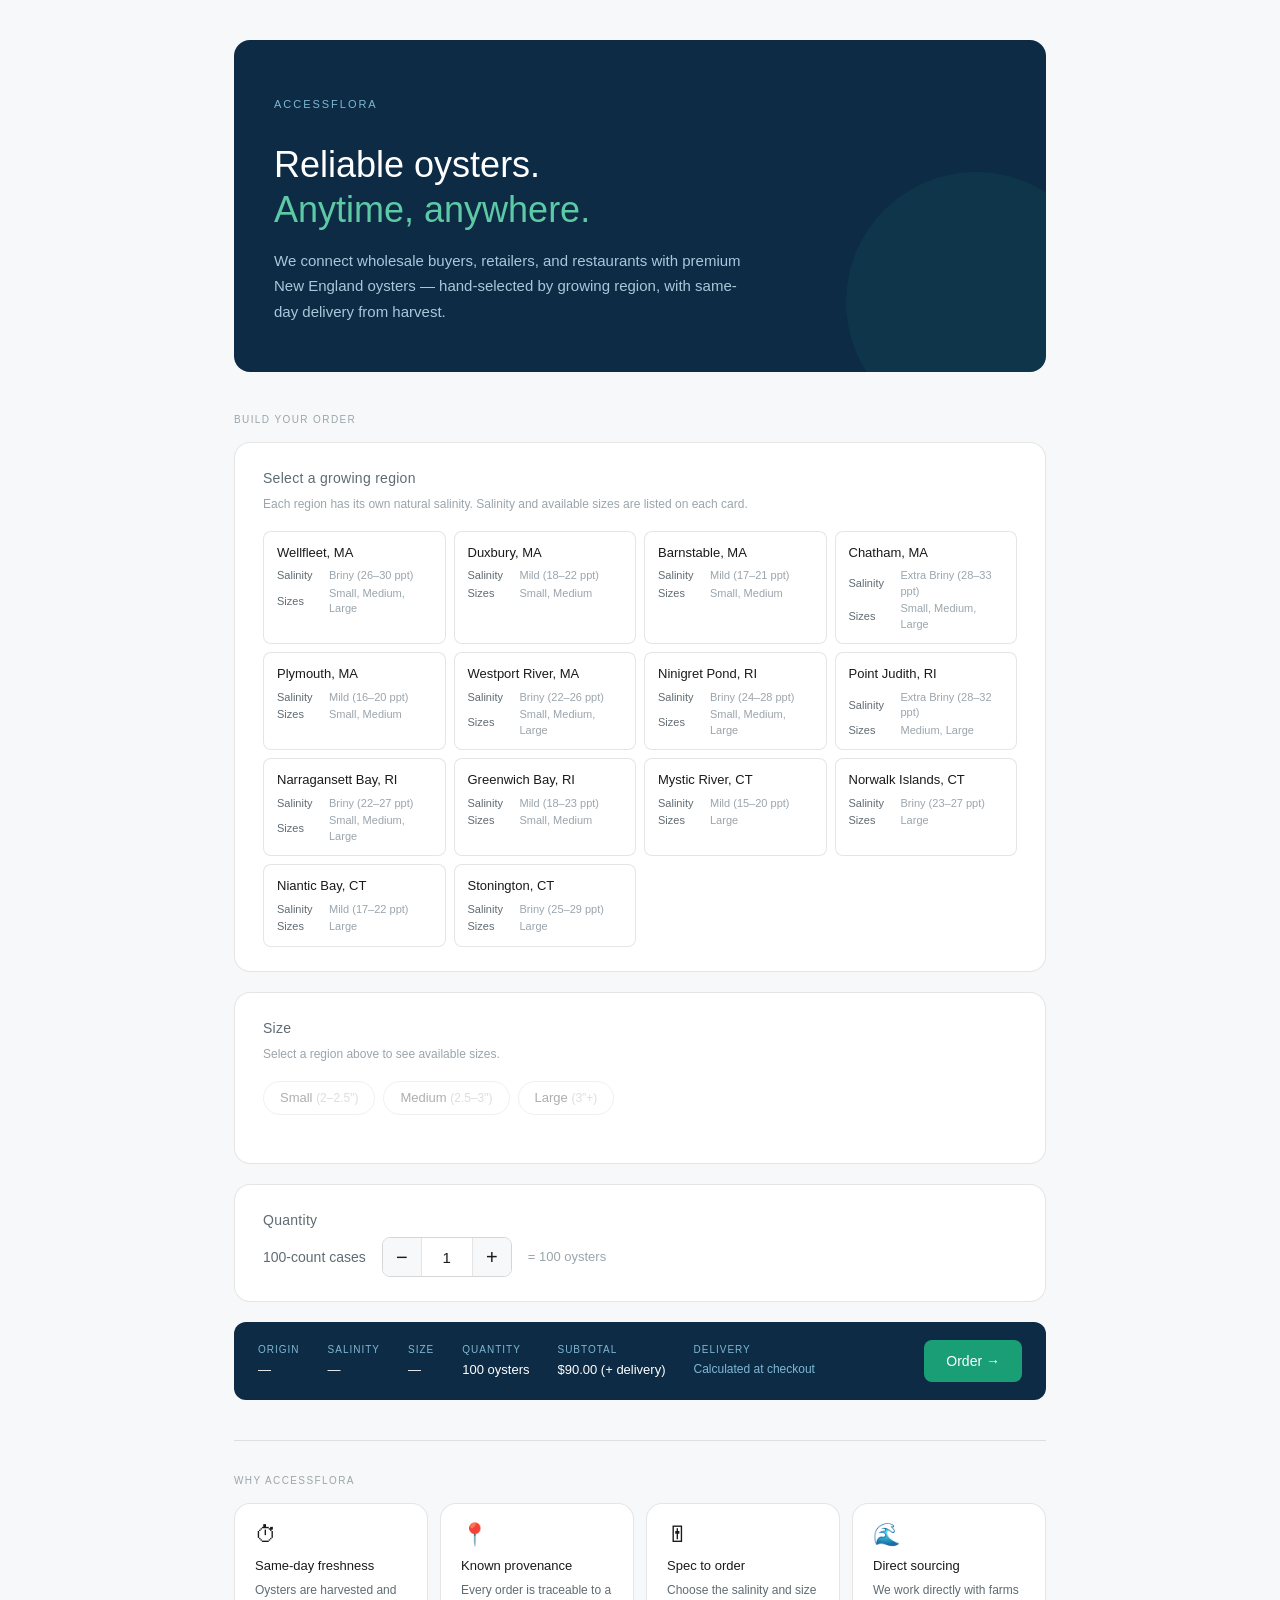
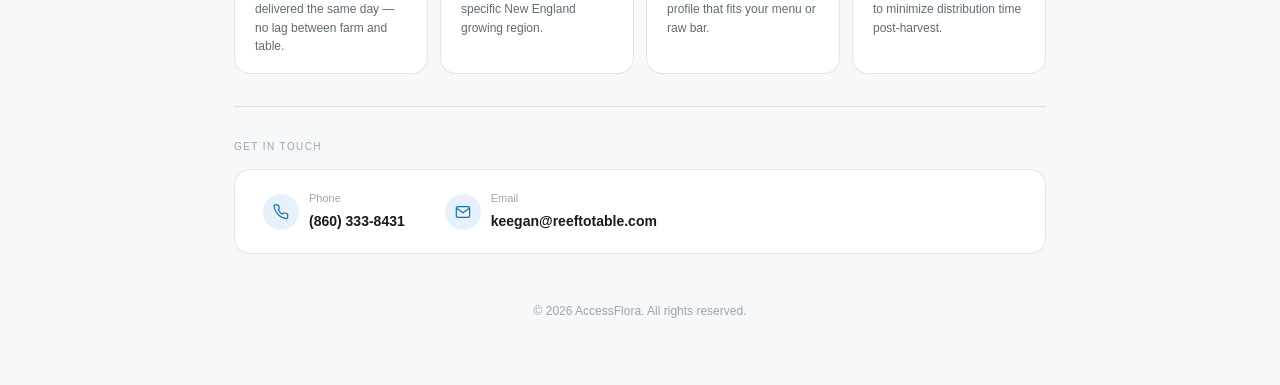
<file: accessflora_landing (1).html>
<!DOCTYPE html>
<html lang="en">
<head>
  <meta charset="UTF-8" />
  <meta name="viewport" content="width=device-width, initial-scale=1.0" />
  <title>AccessFlora — Fresh Oysters, Direct from the Source</title>
  <style>
    *, *::before, *::after { box-sizing: border-box; margin: 0; padding: 0; }

    :root {
      --navy: #0d2b45;
      --seafoam: #1a9e75;
      --seafoam-dark: #0f6e56;
      --sky: #1a6e9e;
      --sky-light: #e6f1fb;
      --text: #1a1a1a;
      --text-muted: #5f6b72;
      --text-faint: #9aa5ac;
      --border: rgba(0,0,0,0.10);
      --border-med: rgba(0,0,0,0.16);
      --surface: #ffffff;
      --bg: #f7f8f9;
      --radius-sm: 8px;
      --radius-md: 12px;
      --radius-lg: 16px;
      --radius-pill: 99px;
    }

    body {
      font-family: -apple-system, BlinkMacSystemFont, "Segoe UI", Helvetica, Arial, sans-serif;
      font-size: 16px;
      line-height: 1.6;
      color: var(--text);
      background: var(--bg);
    }

    .page-wrap {
      max-width: 860px;
      margin: 0 auto;
      padding: 2.5rem 1.5rem 4rem;
    }

    /* ── Hero ── */
    .hero {
      background: var(--navy);
      border-radius: var(--radius-lg);
      padding: 3.5rem 2.5rem 3rem;
      margin-bottom: 2.5rem;
      position: relative;
      overflow: hidden;
    }
    .hero::after {
      content: '';
      position: absolute;
      bottom: -60px;
      right: -60px;
      width: 260px;
      height: 260px;
      border-radius: 50%;
      background: rgba(26,158,117,0.09);
      pointer-events: none;
    }
    .hero-logo {
      font-size: 11px;
      letter-spacing: 0.18em;
      text-transform: uppercase;
      color: #7eb8d4;
      margin-bottom: 1.75rem;
    }
    .hero h1 {
      font-size: clamp(26px, 4vw, 36px);
      font-weight: 500;
      line-height: 1.25;
      color: #ffffff;
      margin-bottom: 1rem;
      max-width: 520px;
    }
    .hero h1 em {
      font-style: normal;
      color: #5dc9a5;
    }
    .hero-sub {
      font-size: 15px;
      color: #a8c8da;
      max-width: 480px;
      line-height: 1.7;
    }

    /* ── Section label ── */
    .section-label {
      font-size: 10px;
      letter-spacing: 0.14em;
      text-transform: uppercase;
      color: var(--text-faint);
      margin-bottom: 0.85rem;
    }

    /* ── Selector cards ── */
    .selector-card {
      background: var(--surface);
      border: 0.5px solid var(--border);
      border-radius: var(--radius-lg);
      padding: 1.5rem 1.75rem;
      margin-bottom: 1.25rem;
    }
    .selector-card h2 {
      font-size: 14px;
      font-weight: 500;
      color: var(--text-muted);
      margin-bottom: 0.4rem;
      letter-spacing: 0.02em;
    }
    .selector-card .card-note {
      font-size: 12px;
      color: var(--text-faint);
      margin-bottom: 1rem;
      display: block;
    }

    /* ── Origin grid ── */
    .origin-grid {
      display: grid;
      grid-template-columns: repeat(auto-fill, minmax(170px, 1fr));
      gap: 8px;
    }
    .origin-card {
      border: 0.5px solid var(--border);
      border-radius: var(--radius-sm);
      padding: 11px 13px;
      cursor: pointer;
      transition: border-color 0.13s, background 0.13s;
      background: var(--surface);
      user-select: none;
    }
    .origin-card:hover { background: var(--bg); border-color: var(--border-med); }
    .origin-card.active { border-color: var(--sky); background: var(--sky-light); }
    .origin-card.active .origin-name { color: #0c447c; }
    .origin-card.active .origin-meta { color: #185fa5; }

    .origin-name {
      font-size: 13px;
      font-weight: 500;
      display: block;
      color: var(--text);
      margin-bottom: 5px;
    }
    .origin-meta {
      display: flex;
      flex-direction: column;
      gap: 2px;
    }
    .origin-tag {
      font-size: 11px;
      color: var(--text-faint);
      display: flex;
      align-items: center;
      gap: 4px;
      line-height: 1.4;
    }
    .origin-tag-label {
      font-weight: 500;
      min-width: 48px;
      color: var(--text-muted);
    }
    .origin-card.active .origin-tag { color: #185fa5; }
    .origin-card.active .origin-tag-label { color: #0c447c; }

    /* ── Size selector ── */
    .size-note {
      font-size: 12px;
      color: var(--text-faint);
      margin-bottom: 1rem;
      display: block;
    }
    .toggle-group {
      display: flex;
      gap: 8px;
      flex-wrap: wrap;
    }
    .toggle-btn {
      font-size: 13px;
      padding: 7px 16px;
      border: 0.5px solid var(--border-med);
      border-radius: var(--radius-pill);
      background: transparent;
      cursor: pointer;
      color: var(--text);
      transition: background 0.13s, border-color 0.13s, color 0.13s;
      line-height: 1.4;
    }
    .toggle-btn .dim {
      color: var(--text-faint);
      font-size: 12px;
    }
    .toggle-btn.active {
      background: var(--navy);
      color: #ffffff;
      border-color: var(--navy);
    }
    .toggle-btn.active .dim { color: #7eb8d4; }
    .toggle-btn:hover:not(.active) { background: var(--bg); border-color: var(--border-med); }
    .toggle-btn:disabled {
      opacity: 0.35;
      cursor: not-allowed;
      pointer-events: none;
    }

    /* ── Size availability hint ── */
    .size-availability {
      font-size: 11px;
      color: var(--text-faint);
      margin-top: 8px;
      display: block;
      min-height: 16px;
    }

    /* ── Quantity ── */
    .qty-row { display: flex; align-items: center; gap: 16px; flex-wrap: wrap; }
    .qty-label { font-size: 14px; color: var(--text-muted); }
    .qty-ctrl {
      display: flex;
      align-items: center;
      border: 0.5px solid var(--border-med);
      border-radius: var(--radius-sm);
      overflow: hidden;
    }
    .qty-btn {
      width: 38px;
      height: 38px;
      border: none;
      background: var(--bg);
      cursor: pointer;
      font-size: 20px;
      color: var(--text);
      line-height: 1;
      transition: background 0.12s;
    }
    .qty-btn:hover { background: #e8eaec; }
    .qty-num {
      width: 52px;
      height: 38px;
      text-align: center;
      border: none;
      border-left: 0.5px solid var(--border);
      border-right: 0.5px solid var(--border);
      background: var(--surface);
      font-size: 15px;
      font-weight: 500;
      color: var(--text);
      -moz-appearance: textfield;
    }
    .qty-num::-webkit-inner-spin-button,
    .qty-num::-webkit-outer-spin-button { -webkit-appearance: none; }
    .qty-total { font-size: 13px; color: var(--text-faint); }

    /* ── Summary bar ── */
    .summary-bar {
      background: var(--navy);
      border-radius: var(--radius-md);
      padding: 1.1rem 1.5rem;
      display: flex;
      align-items: center;
      justify-content: space-between;
      flex-wrap: wrap;
      gap: 14px;
      margin-bottom: 2.5rem;
    }
    .summary-items { display: flex; gap: 1.75rem; flex-wrap: wrap; }
    .summary-item { display: flex; flex-direction: column; gap: 2px; }
    .summary-item span {
      font-size: 10px;
      letter-spacing: 0.1em;
      text-transform: uppercase;
      color: #7eb8d4;
    }
    .summary-item strong { font-size: 13px; font-weight: 500; color: #ffffff; }
    .quote-btn {
      background: var(--seafoam);
      color: #ffffff;
      border: none;
      border-radius: var(--radius-sm);
      padding: 10px 22px;
      font-size: 14px;
      font-weight: 500;
      cursor: pointer;
      white-space: nowrap;
      transition: background 0.13s;
      text-decoration: none;
      display: inline-block;
    }
    .quote-btn:hover { background: var(--seafoam-dark); }

    /* ── Divider ── */
    .divider {
      border: none;
      border-top: 0.5px solid var(--border);
      margin: 2rem 0;
    }

    /* ── Why section ── */
    .why-grid {
      display: grid;
      grid-template-columns: repeat(auto-fit, minmax(170px, 1fr));
      gap: 12px;
    }
    .why-card {
      background: var(--surface);
      border: 0.5px solid var(--border);
      border-radius: var(--radius-lg);
      padding: 1.25rem 1.25rem 1.1rem;
    }
    .why-icon { font-size: 22px; margin-bottom: 10px; line-height: 1; }
    .why-card h3 { font-size: 13px; font-weight: 500; margin-bottom: 5px; }
    .why-card p { font-size: 12px; color: var(--text-muted); line-height: 1.55; }

    /* ── Contact ── */
    .contact-card {
      background: var(--surface);
      border: 0.5px solid var(--border);
      border-radius: var(--radius-lg);
      padding: 1.25rem 1.75rem;
      display: flex;
      gap: 2.5rem;
      flex-wrap: wrap;
      align-items: center;
    }
    .contact-item { display: flex; align-items: center; gap: 10px; }
    .contact-icon {
      width: 36px;
      height: 36px;
      border-radius: 50%;
      background: var(--sky-light);
      display: flex;
      align-items: center;
      justify-content: center;
      flex-shrink: 0;
    }
    .contact-icon svg { width: 16px; height: 16px; stroke: var(--sky); stroke-width: 1.8; fill: none; }
    .contact-item span { font-size: 11px; color: var(--text-faint); display: block; }
    .contact-item strong { font-size: 14px; }

    /* ── Footer ── */
    .footer {
      text-align: center;
      font-size: 12px;
      color: var(--text-faint);
      margin-top: 3rem;
    }

    @media (max-width: 560px) {
      .hero { padding: 2.25rem 1.5rem 2rem; }
      .selector-card { padding: 1.25rem 1.25rem; }
      .summary-bar { padding: 1rem 1.25rem; }
      .summary-items { gap: 1rem; }
      .contact-card { padding: 1rem 1.25rem; gap: 1.25rem; }
      .origin-grid { grid-template-columns: repeat(auto-fill, minmax(140px, 1fr)); }
    }

    @media (prefers-reduced-motion: reduce) {
      *, *::before, *::after { transition: none !important; }
    }
  </style>
</head>
<body>

<div class="page-wrap">

  <!-- Hero -->
  <header class="hero" role="banner">
    <div class="hero-logo">AccessFlora</div>
    <h1>Reliable oysters.<br><em>Anytime, anywhere.</em></h1>
    <p class="hero-sub">We connect wholesale buyers, retailers, and restaurants with premium New England oysters — hand-selected by growing region, with same-day delivery from harvest.</p>
  </header>

  <!-- Oyster Selector -->
  <p class="section-label">Build your order</p>

  <div class="selector-card">
    <h2>Select a growing region</h2>
    <span class="card-note">Each region has its own natural salinity. Salinity and available sizes are listed on each card.</span>
    <div class="origin-grid" id="origin-grid" role="group" aria-label="Select growing origin"></div>
  </div>

  <div class="selector-card" id="size-card">
    <h2>Size</h2>
    <span class="size-note" id="size-note">Select a region above to see available sizes.</span>
    <div class="toggle-group" id="size-group" role="group" aria-label="Select size">
      <button class="toggle-btn" data-val="small" data-label='Small (2–2.5")' disabled>
        Small <span class="dim">(2–2.5")</span>
      </button>
      <button class="toggle-btn" data-val="medium" data-label='Medium (2.5–3")' disabled>
        Medium <span class="dim">(2.5–3")</span>
      </button>
      <button class="toggle-btn" data-val="large" data-label='Large (3"+)' disabled>
        Large <span class="dim">(3"+)</span>
      </button>
    </div>
    <span class="size-availability" id="size-availability"></span>
  </div>

  <div class="selector-card">
    <h2>Quantity</h2>
    <div class="qty-row">
      <span class="qty-label">100-count cases</span>
      <div class="qty-ctrl" role="group" aria-label="Select quantity">
        <button class="qty-btn" id="qty-down" aria-label="Decrease quantity">−</button>
        <input class="qty-num" id="qty-num" type="number" value="1" min="1" max="99" readonly aria-label="Number of cases" />
        <button class="qty-btn" id="qty-up" aria-label="Increase quantity">+</button>
      </div>
      <span class="qty-total" id="qty-total" aria-live="polite">= 100 oysters</span>
    </div>
  </div>

  <!-- Summary bar -->
  <div class="summary-bar" aria-live="polite" aria-label="Order summary">
    <div class="summary-items">
      <div class="summary-item">
        <span>Origin</span>
        <strong id="s-origin">—</strong>
      </div>
      <div class="summary-item">
        <span>Salinity</span>
        <strong id="s-sal">—</strong>
      </div>
      <div class="summary-item">
        <span>Size</span>
        <strong id="s-size">—</strong>
      </div>
      <div class="summary-item">
        <span>Quantity</span>
        <strong id="s-qty">—</strong>
      </div>
      <div class="summary-item">
        <span>Subtotal</span>
        <strong id="s-subtotal">—</strong>
      </div>
      <div class="summary-item">
        <span>Delivery</span>
        <strong style="color:#7eb8d4;font-size:12px;">Calculated at checkout</strong>
      </div>
    </div>
    <a class="quote-btn" href="mailto:keegan@reeftotable.com?subject=Order" id="quote-link">
      Order →
    </a>
  </div>

  <!-- Why AccessFlora -->
  <hr class="divider" />
  <p class="section-label">Why AccessFlora</p>
  <div class="why-grid">
    <div class="why-card">
      <div class="why-icon">⏱</div>
      <h3>Same-day freshness</h3>
      <p>Oysters are harvested and delivered the same day — no lag between farm and table.</p>
    </div>
    <div class="why-card">
      <div class="why-icon">📍</div>
      <h3>Known provenance</h3>
      <p>Every order is traceable to a specific New England growing region.</p>
    </div>
    <div class="why-card">
      <div class="why-icon">🎚</div>
      <h3>Spec to order</h3>
      <p>Choose the salinity and size profile that fits your menu or raw bar.</p>
    </div>
    <div class="why-card">
      <div class="why-icon">🌊</div>
      <h3>Direct sourcing</h3>
      <p>We work directly with farms to minimize distribution time post-harvest.</p>
    </div>
  </div>

  <!-- Contact -->
  <hr class="divider" />
  <p class="section-label">Get in touch</p>
  <div class="contact-card">
    <div class="contact-item">
      <div class="contact-icon" aria-hidden="true">
        <svg viewBox="0 0 24 24"><path d="M22 16.92v3a2 2 0 0 1-2.18 2 19.79 19.79 0 0 1-8.63-3.07A19.5 19.5 0 0 1 4.69 12 19.79 19.79 0 0 1 1.6 3.39a2 2 0 0 1 2-2.18h3a2 2 0 0 1 2 1.72c.127.96.361 1.903.7 2.81a2 2 0 0 1-.45 2.11L7.91 8.91a16 16 0 0 0 6.08 6.08l.97-.97a2 2 0 0 1 2.11-.45c.907.339 1.85.573 2.81.7A2 2 0 0 1 22 16.92z"/></svg>
      </div>
      <div>
        <span>Phone</span>
        <strong>(860) 333-8431</strong>
      </div>
    </div>
    <div class="contact-item">
      <div class="contact-icon" aria-hidden="true">
        <svg viewBox="0 0 24 24"><path d="M4 4h16c1.1 0 2 .9 2 2v12c0 1.1-.9 2-2 2H4c-1.1 0-2-.9-2-2V6c0-1.1.9-2 2-2z"/><polyline points="22,6 12,13 2,6"/></svg>
      </div>
      <div>
        <span>Email</span>
        <strong>keegan@reeftotable.com</strong>
      </div>
    </div>
  </div>

  <footer class="footer">
    <p>&copy; 2026 AccessFlora. All rights reserved.</p>
  </footer>

</div>

<script>
(function () {
  'use strict';

  // Each region carries its own fixed salinity and the sizes it naturally produces.
  // Salinity values are approximate regional averages at harvest (ppt).
  var origins = [
    { name: 'Wellfleet',        state: 'MA', salinity: 'Briny (26–30 ppt)',       sizes: ['small','medium','large'] },
    { name: 'Duxbury',          state: 'MA', salinity: 'Mild (18–22 ppt)',         sizes: ['small','medium'] },
    { name: 'Barnstable',       state: 'MA', salinity: 'Mild (17–21 ppt)',         sizes: ['small','medium'] },
    { name: 'Chatham',          state: 'MA', salinity: 'Extra Briny (28–33 ppt)',  sizes: ['small','medium','large'] },
    { name: 'Plymouth',         state: 'MA', salinity: 'Mild (16–20 ppt)',         sizes: ['small','medium'] },
    { name: 'Westport River',   state: 'MA', salinity: 'Briny (22–26 ppt)',        sizes: ['small','medium','large'] },
    { name: 'Ninigret Pond',    state: 'RI', salinity: 'Briny (24–28 ppt)',        sizes: ['small','medium','large'] },
    { name: 'Point Judith',     state: 'RI', salinity: 'Extra Briny (28–32 ppt)',  sizes: ['medium','large'] },
    { name: 'Narragansett Bay', state: 'RI', salinity: 'Briny (22–27 ppt)',        sizes: ['small','medium','large'] },
    { name: 'Greenwich Bay',    state: 'RI', salinity: 'Mild (18–23 ppt)',         sizes: ['small','medium'] },
    { name: 'Mystic River',     state: 'CT', salinity: 'Mild (15–20 ppt)',         sizes: ['large'] },
    { name: 'Norwalk Islands',  state: 'CT', salinity: 'Briny (23–27 ppt)',        sizes: ['large'] },
    { name: 'Niantic Bay',      state: 'CT', salinity: 'Mild (17–22 ppt)',         sizes: ['large'] },
    { name: 'Stonington',       state: 'CT', salinity: 'Briny (25–29 ppt)',        sizes: ['large'] }
  ];

  var sizeLabels = {
    small:  'Small (2\u20132.5")',
    medium: 'Medium (2.5\u20133")',
    large:  'Large (3"+)'
  };

  var selectedOrigin = null;
  var selectedSize   = null;
  var qty            = 1;

  // Build origin grid
  var grid = document.getElementById('origin-grid');
  origins.forEach(function (o) {
    var card = document.createElement('div');
    card.className = 'origin-card';
    card.setAttribute('role', 'button');
    card.setAttribute('tabindex', '0');
    card.setAttribute('aria-pressed', 'false');

    var sizesDisplay = o.sizes.map(function(s) {
      return s.charAt(0).toUpperCase() + s.slice(1);
    }).join(', ');

    card.innerHTML =
      '<span class="origin-name">' + o.name + ', ' + o.state + '</span>' +
      '<div class="origin-meta">' +
        '<span class="origin-tag"><span class="origin-tag-label">Salinity</span>' + o.salinity + '</span>' +
        '<span class="origin-tag"><span class="origin-tag-label">Sizes</span>' + sizesDisplay + '</span>' +
      '</div>';

    card.addEventListener('click', function () {
      document.querySelectorAll('.origin-card').forEach(function (c) {
        c.classList.remove('active');
        c.setAttribute('aria-pressed', 'false');
      });
      card.classList.add('active');
      card.setAttribute('aria-pressed', 'true');
      selectedOrigin = o;
      selectedSize = null;
      updateSizeButtons(o);
      updateSummary();
    });
    card.addEventListener('keydown', function (e) {
      if (e.key === 'Enter' || e.key === ' ') { e.preventDefault(); card.click(); }
    });
    grid.appendChild(card);
  });

  // Size buttons
  function updateSizeButtons(origin) {
    var btns = document.querySelectorAll('#size-group .toggle-btn');
    btns.forEach(function (btn) {
      var val = btn.getAttribute('data-val');
      var available = origin.sizes.indexOf(val) !== -1;
      btn.disabled = !available;
      btn.classList.remove('active');
    });
    document.getElementById('size-note').textContent =
      'Sizes available from ' + origin.name + ':';
    var unavailable = ['small','medium','large'].filter(function(s) {
      return origin.sizes.indexOf(s) === -1;
    }).map(function(s) { return sizeLabels[s]; });
    document.getElementById('size-availability').textContent =
      unavailable.length
        ? unavailable.join(' and ') + ' not available from this region.'
        : 'All sizes available from this region.';
  }

  document.getElementById('size-group').querySelectorAll('.toggle-btn').forEach(function (btn) {
    btn.addEventListener('click', function () {
      if (btn.disabled) return;
      document.getElementById('size-group').querySelectorAll('.toggle-btn').forEach(function (b) {
        b.classList.remove('active');
      });
      btn.classList.add('active');
      selectedSize = btn.getAttribute('data-val');
      updateSummary();
    });
  });

  // Quantity
  document.getElementById('qty-up').addEventListener('click', function () {
    if (qty < 99) { qty++; updateQtyDisplay(); updateSummary(); }
  });
  document.getElementById('qty-down').addEventListener('click', function () {
    if (qty > 1) { qty--; updateQtyDisplay(); updateSummary(); }
  });

  function updateQtyDisplay() {
    document.getElementById('qty-num').value = qty;
    document.getElementById('qty-total').textContent =
      '= ' + (qty * 100).toLocaleString() + ' oysters';
  }

  var PRICE_PER_CASE = 90;

  function updateSummary() {
    document.getElementById('s-origin').textContent =
      selectedOrigin ? selectedOrigin.name + ', ' + selectedOrigin.state : '\u2014';
    document.getElementById('s-sal').textContent =
      selectedOrigin ? selectedOrigin.salinity : '\u2014';
    document.getElementById('s-size').textContent =
      selectedSize ? sizeLabels[selectedSize] : '\u2014';
    document.getElementById('s-qty').textContent =
      (qty * 100).toLocaleString() + ' oysters';

    var subtotal = qty * PRICE_PER_CASE;
    document.getElementById('s-subtotal').textContent =
      '$' + subtotal.toFixed(2).replace(/\B(?=(\d{3})+(?!\d))/g, ',') + ' (+ delivery)';

    var body = 'Hi, I\u2019d like to place the following order:\n\n' +
      'Origin: '   + (selectedOrigin ? selectedOrigin.name + ', ' + selectedOrigin.state : 'Not selected') + '\n' +
      'Salinity: ' + (selectedOrigin ? selectedOrigin.salinity : 'Not selected') + '\n' +
      'Size: '     + (selectedSize   ? sizeLabels[selectedSize]                  : 'Not selected') + '\n' +
      'Quantity: ' + (qty * 100).toLocaleString() + ' oysters (' + qty + ' \xD7 100-count case' + (qty > 1 ? 's' : '') + ')\n' +
      'Subtotal: $' + subtotal.toFixed(2) + ' (delivery to be calculated based on delivery address)\n\n' +
      'Delivery address:\n';

    document.getElementById('quote-link').href =
      'mailto:keegan@reeftotable.com?subject=Order%20%E2%80%94%20AccessFlora&body=' +
      encodeURIComponent(body);
  }

  updateSummary();
})();
</script>

</body>
</html>
</file>
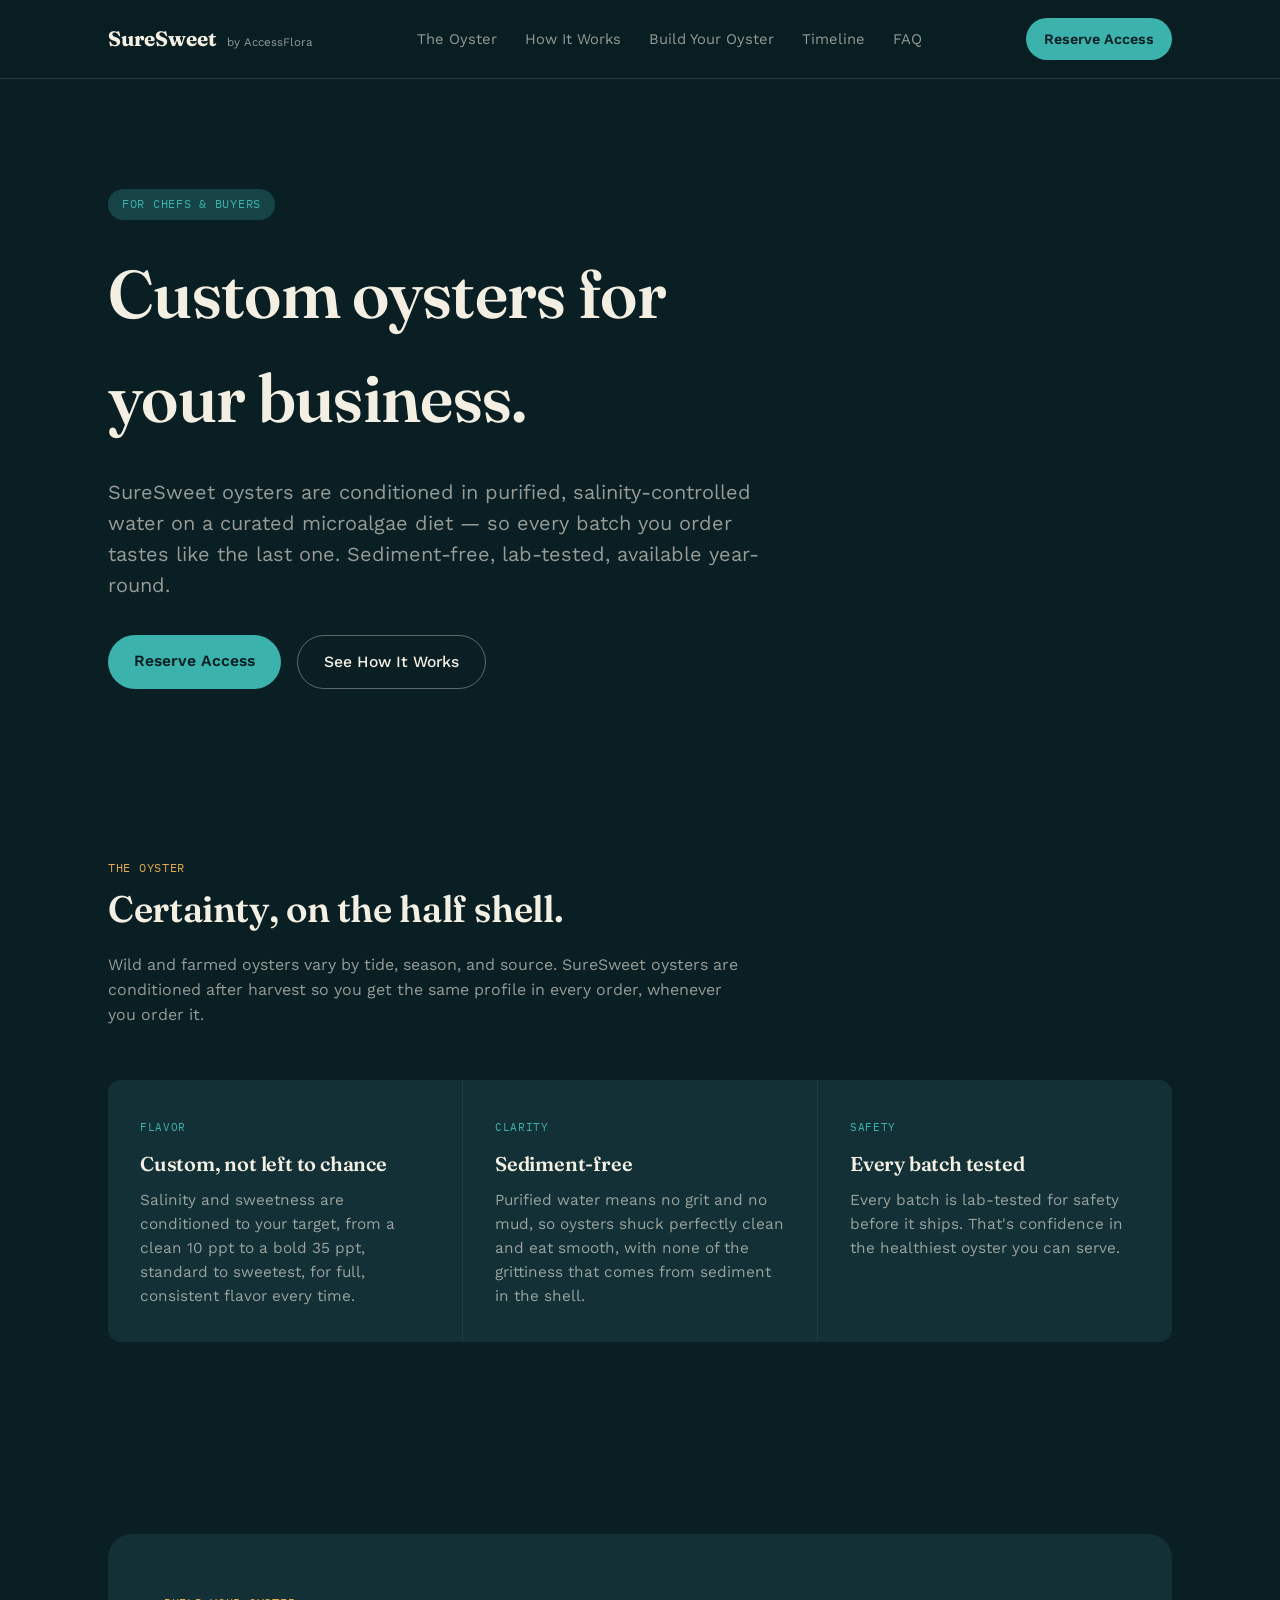
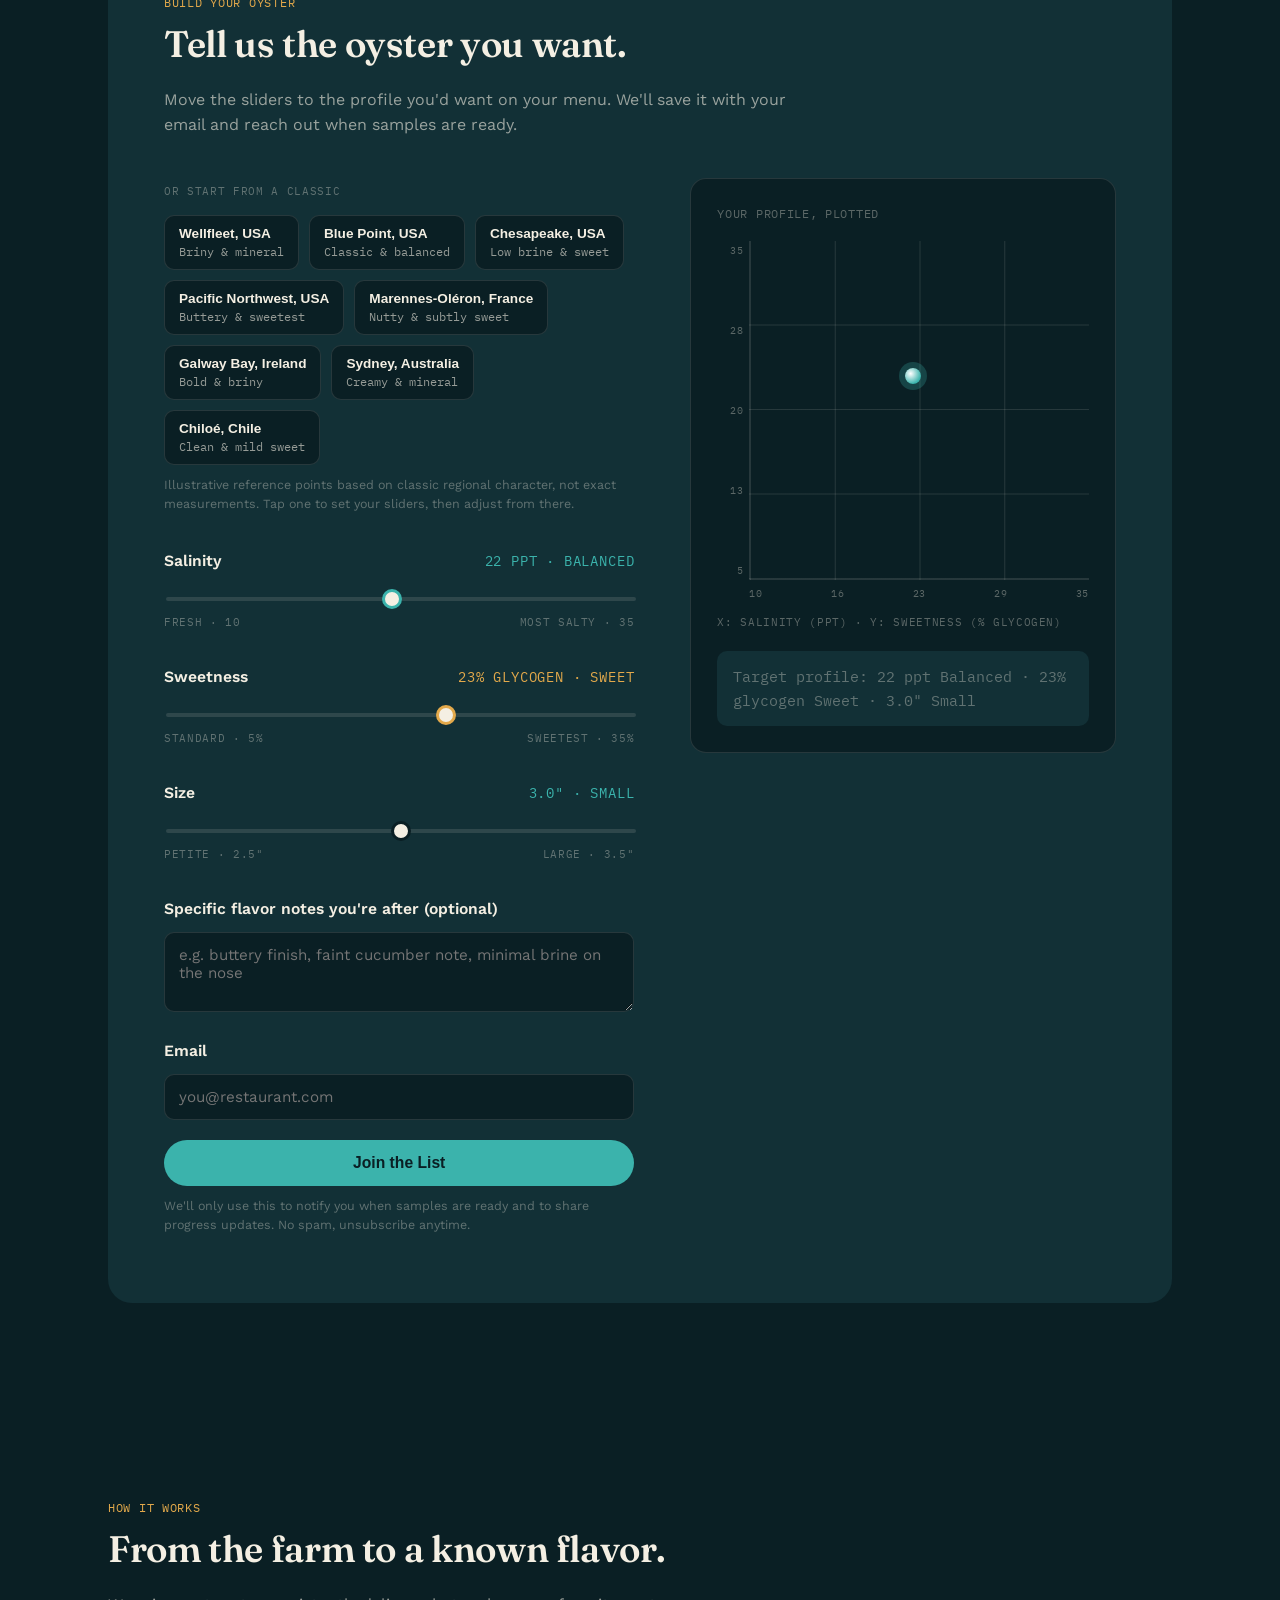
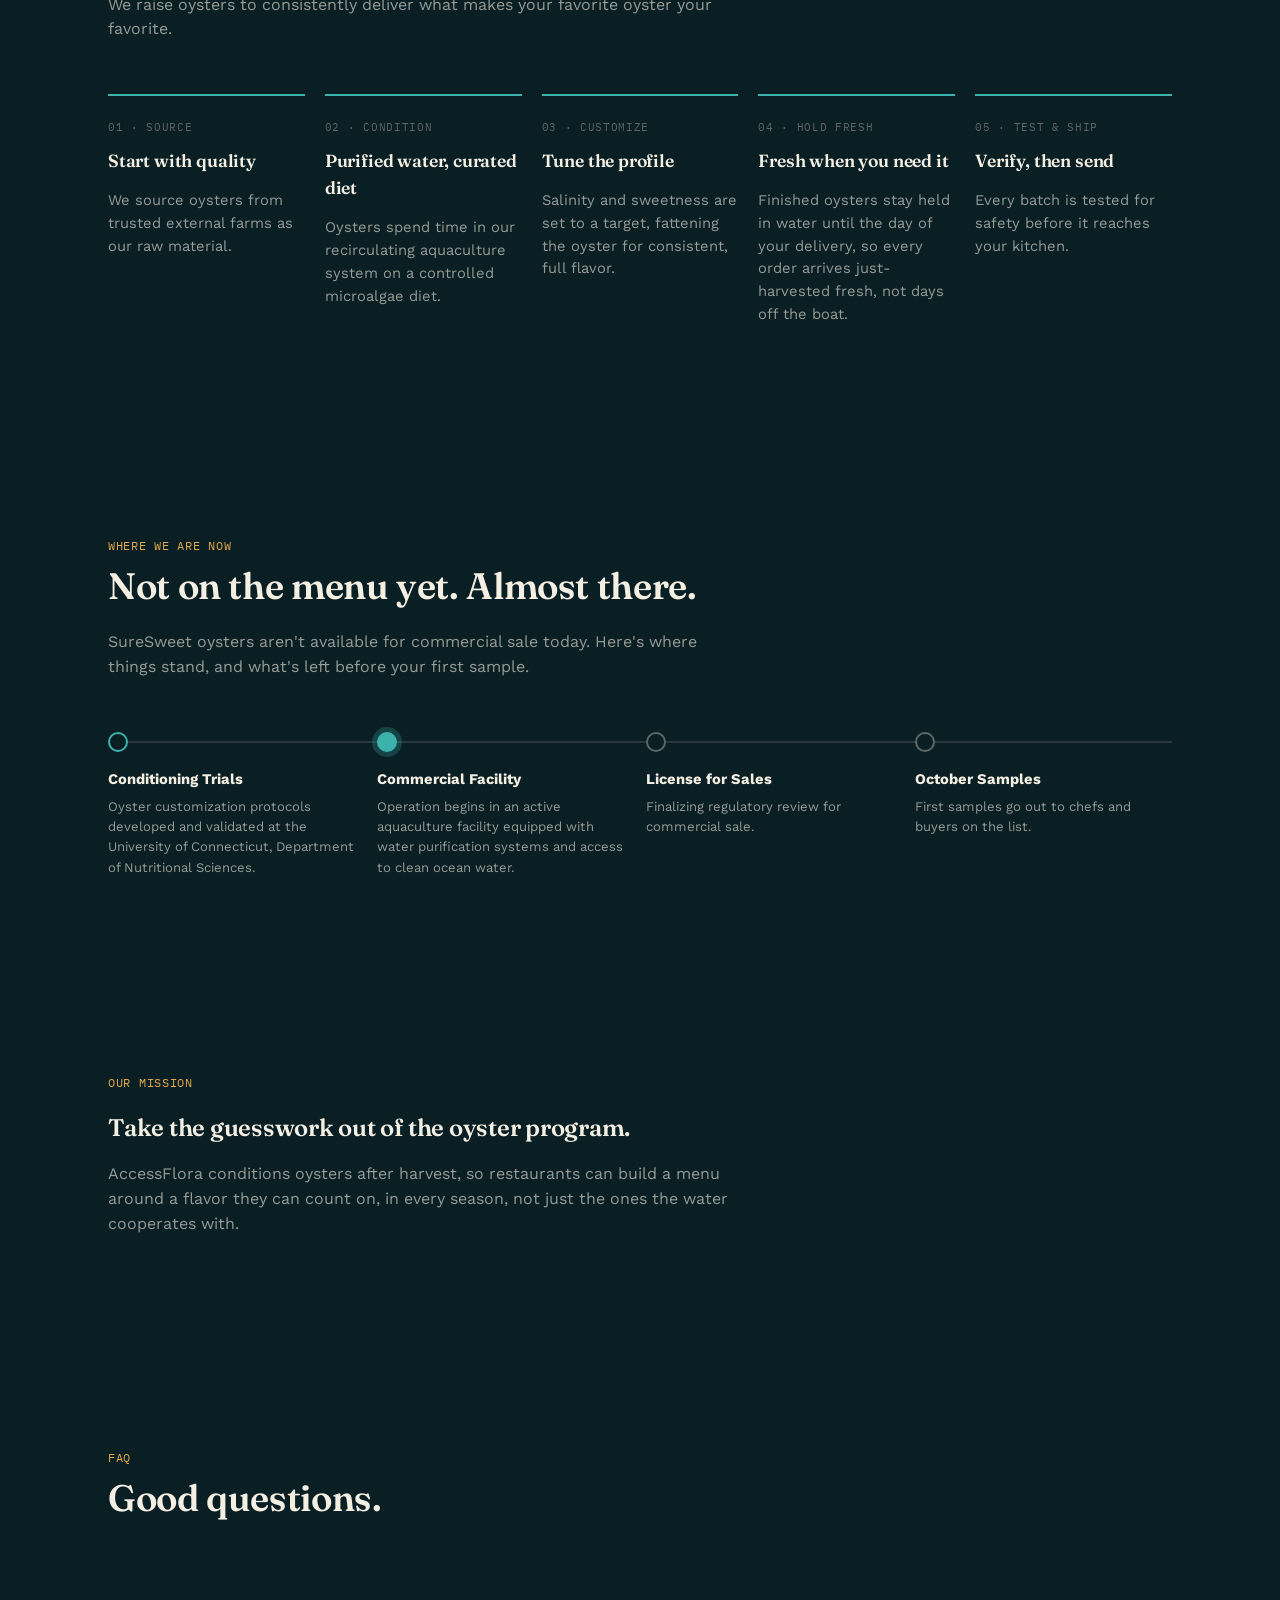
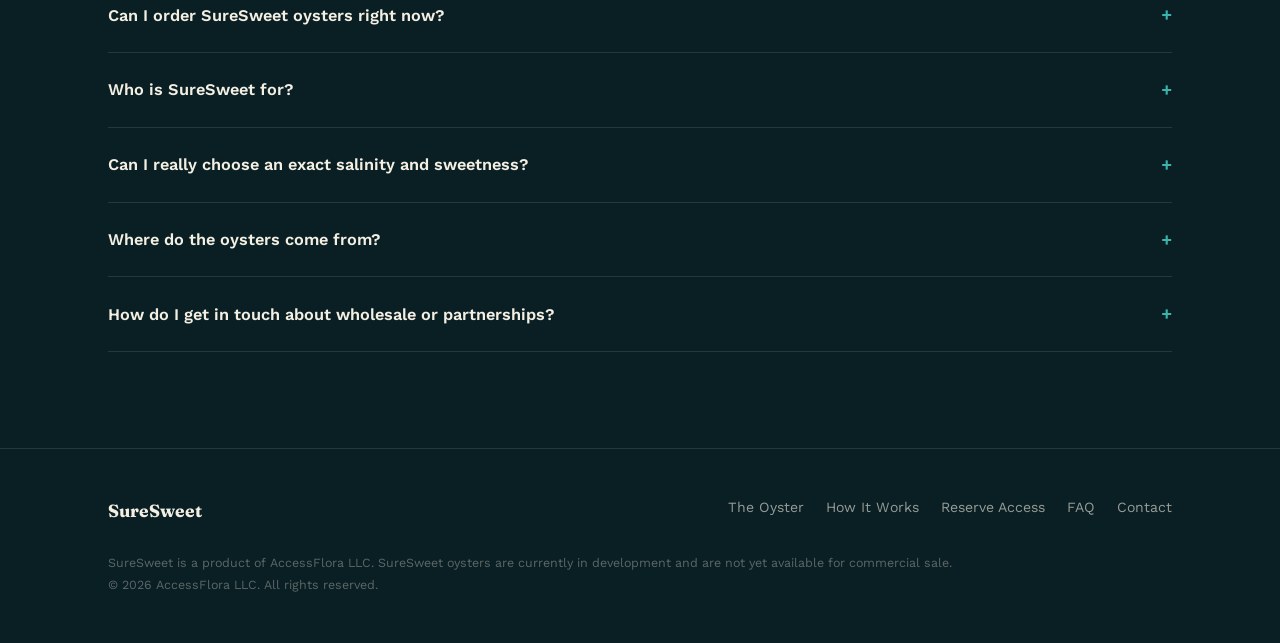
<file: SureSweet landing page active.html>
<!DOCTYPE html>
<html lang="en">
<head>
<meta charset="UTF-8">
<meta name="viewport" content="width=device-width, initial-scale=1.0">
<title>SureSweet — Oysters You Can Set Your Watch To</title>
<meta name="description" content="SureSweet oysters are conditioned in purified water on a curated algae diet for controlled salinity, sweetness, and full flavor — every batch, year-round. Reserve your spot for October samples.">

<link rel="preconnect" href="https://fonts.googleapis.com">
<link rel="preconnect" href="https://fonts.gstatic.com" crossorigin>
<link href="https://fonts.googleapis.com/css2?family=Fraunces:opsz,wght@9..144,400;9..144,500;9..144,600;9..144,700&family=Work+Sans:wght@400;500;600&family=IBM+Plex+Mono:wght@400;500&display=swap" rel="stylesheet">

<style>
  :root{
    --brine-900:#0a1f24;
    --brine-800:#12303686;
    --brine-800-solid:#123036;
    --brine-700:#1b3d43;
    --shell-100:#f4efe3;
    --shell-60:rgba(244,239,227,0.6);
    --shell-35:rgba(244,239,227,0.35);
    --shell-15:rgba(244,239,227,0.12);
    --salinity:#3bb3ac;
    --salinity-dim:rgba(59,179,172,0.25);
    --sweetness:#e3a94b;
    --sweetness-dim:rgba(227,169,75,0.25);
    --radius:14px;
    --max:1120px;
  }

  *{box-sizing:border-box;}
  html{scroll-behavior:smooth;}
  @media (prefers-reduced-motion: reduce){
    html{scroll-behavior:auto;}
    *{animation-duration:0.001ms !important; transition-duration:0.001ms !important;}
  }

  body{
    margin:0;
    background:var(--brine-900);
    color:var(--shell-100);
    font-family:'Work Sans', sans-serif;
    line-height:1.55;
    -webkit-font-smoothing:antialiased;
  }

  h1,h2,h3{
    font-family:'Fraunces', serif;
    font-weight:600;
    margin:0 0 0.4em 0;
    letter-spacing:-0.01em;
  }

  .mono{
    font-family:'IBM Plex Mono', monospace;
    letter-spacing:0.06em;
    text-transform:uppercase;
  }

  a{color:inherit;}

  .wrap{
    max-width:var(--max);
    margin:0 auto;
    padding:0 28px;
  }

  section{padding:96px 0;}
  @media (max-width:640px){ section{padding:64px 0;} }

  /* ---------- NAV ---------- */
  header.site{
    position:sticky; top:0; z-index:50;
    background:rgba(10,31,36,0.88);
    backdrop-filter:blur(8px);
    border-bottom:1px solid var(--shell-15);
  }
  .nav{
    display:flex; align-items:center; justify-content:space-between;
    padding:18px 28px;
    max-width:var(--max); margin:0 auto;
    flex-wrap:wrap; gap:12px;
  }
  .brand{
    display:flex; align-items:baseline; gap:10px;
  }
  .brand-mark{
    font-family:'Fraunces', serif;
    font-weight:700;
    font-size:1.3rem;
  }
  .brand-sub{
    font-size:0.72rem;
    color:var(--shell-60);
  }
  .nav-links{
    display:flex; gap:28px; list-style:none; margin:0; padding:0;
    font-size:0.92rem;
  }
  .nav-links a{
    text-decoration:none;
    color:var(--shell-60);
    transition:color 0.2s ease;
  }
  .nav-links a:hover, .nav-links a:focus-visible{ color:var(--shell-100); }
  .nav-cta{
    background:var(--salinity);
    color:var(--brine-900);
    padding:10px 18px;
    border-radius:999px;
    font-weight:600;
    font-size:0.9rem;
    text-decoration:none;
    white-space:nowrap;
    transition:transform 0.15s ease, background 0.15s ease;
  }
  .nav-cta:hover{ background:#4fc4bd; transform:translateY(-1px); }
  @media (max-width:760px){ .nav-links{ display:none; } }

  /* ---------- HERO ---------- */
  .hero{
    padding:110px 0 70px;
    position:relative;
    overflow:hidden;
  }
  .eyebrow{
    display:inline-block;
    font-size:0.75rem;
    color:var(--salinity);
    background:var(--salinity-dim);
    padding:6px 14px;
    border-radius:999px;
    margin-bottom:22px;
  }
  .hero h1{
    font-size:clamp(2.4rem, 5.4vw, 4.2rem);
    max-width:15ch;
    color:var(--shell-100);
  }
  .hero p.lede{
    font-size:clamp(1.05rem, 1.6vw, 1.25rem);
    color:var(--shell-60);
    max-width:56ch;
    margin:0 0 34px 0;
  }
  .hero-actions{ display:flex; gap:16px; flex-wrap:wrap; }
  .btn-primary{
    background:var(--salinity);
    color:var(--brine-900);
    border:none;
    padding:14px 26px;
    border-radius:999px;
    font-weight:600;
    font-size:0.98rem;
    text-decoration:none;
    display:inline-block;
    cursor:pointer;
    transition:transform 0.15s ease, background 0.15s ease;
  }
  .btn-primary:hover{ background:#4fc4bd; transform:translateY(-1px); }
  .btn-ghost{
    border:1px solid var(--shell-35);
    color:var(--shell-100);
    padding:14px 26px;
    border-radius:999px;
    font-weight:500;
    font-size:0.98rem;
    text-decoration:none;
    display:inline-block;
    transition:border-color 0.15s ease, background 0.15s ease;
  }
  .btn-ghost:hover{ border-color:var(--shell-100); background:var(--shell-15); }

  /* salinity gauge ambient graphic */
  .gauge{
    margin-top:64px;
    max-width:640px;
  }
  .gauge svg{ width:100%; height:auto; display:block; }
  .gauge-caption{
    display:flex; justify-content:space-between;
    font-size:0.7rem; color:var(--shell-35);
    margin-top:6px;
  }

  /* ---------- VALUE GRID ---------- */
  .section-head{ max-width:640px; margin-bottom:52px; }
  .section-head .mono{ color:var(--sweetness); font-size:0.75rem; }
  .section-head h2{ font-size:clamp(1.7rem, 3vw, 2.3rem); }
  .section-head p{ color:var(--shell-60); }

  .value-grid{
    display:grid;
    grid-template-columns:repeat(3, 1fr);
    gap:1px;
    background:var(--shell-15);
    border-radius:var(--radius);
    overflow:hidden;
  }
  @media (max-width:860px){ .value-grid{ grid-template-columns:1fr; } }
  .value-card{
    background:var(--brine-800-solid);
    padding:34px 32px;
  }
  .value-card .mono{ font-size:0.7rem; color:var(--salinity); }
  .value-card h3{ font-size:1.25rem; margin-top:10px; color:var(--shell-100); }
  .value-card p{ color:var(--shell-60); margin:10px 0 0 0; font-size:0.96rem; }

  /* ---------- HOW IT WORKS ---------- */
  .steps{
    display:grid;
    grid-template-columns:repeat(5,1fr);
    gap:20px;
  }
  @media (max-width:1000px){ .steps{ grid-template-columns:repeat(2,1fr); } }
  @media (max-width:520px){ .steps{ grid-template-columns:1fr; } }
  .step{
    border-top:2px solid var(--salinity);
    padding-top:18px;
  }
  .step .mono{ font-size:0.7rem; color:var(--shell-35); }
  .step h3{ font-size:1.1rem; margin-top:8px; }
  .step p{ color:var(--shell-60); font-size:0.92rem; }

  /* ---------- PROFILE BUILDER (signature element) ---------- */
  .profile-section{
    background:var(--brine-800-solid);
    border-radius:24px;
    padding:56px;
  }
  @media (max-width:640px){ .profile-section{ padding:32px 22px; border-radius:16px; } }

  .profile-layout{
    display:grid;
    grid-template-columns:1.05fr 0.95fr;
    gap:56px;
    align-items:start;
  }
  @media (max-width:860px){ .profile-layout{ grid-template-columns:1fr; } }

  .reference-block{ margin-bottom:36px; }
  .profile-chips{
    display:flex;
    flex-wrap:wrap;
    gap:10px;
    margin-top:12px;
  }
  .profile-chip{
    background:var(--brine-900);
    border:1px solid var(--shell-15);
    color:var(--shell-100);
    border-radius:10px;
    padding:10px 14px;
    text-align:left;
    cursor:pointer;
    display:flex;
    flex-direction:column;
    gap:3px;
    transition:border-color 0.15s ease, transform 0.15s ease;
  }
  .profile-chip:hover, .profile-chip:focus-visible{
    border-color:var(--salinity);
    transform:translateY(-1px);
  }
  .profile-chip.active{
    border-color:var(--sweetness);
    background:var(--sweetness-dim);
  }
  .profile-chip .chip-name{ font-size:0.85rem; font-weight:600; }
  .profile-chip .chip-tag{
    font-size:0.72rem;
    color:var(--shell-60);
    font-family:'IBM Plex Mono', monospace;
    text-transform:none;
    letter-spacing:0;
  }

  .slider-block{ margin-bottom:34px; }
  .slider-label{
    display:flex; justify-content:space-between; align-items:baseline;
    margin-bottom:10px;
  }
  .slider-label .name{ font-weight:600; font-size:0.98rem; }
  .slider-label .readout{
    font-family:'IBM Plex Mono', monospace;
    font-size:0.85rem;
  }
  .slider-label .readout.salinity{ color:var(--salinity); }
  .slider-label .readout.sweetness{ color:var(--sweetness); }

  input[type=range]{
    -webkit-appearance:none;
    width:100%;
    height:4px;
    border-radius:999px;
    background:var(--shell-15);
    outline:none;
  }
  input[type=range]::-webkit-slider-thumb{
    -webkit-appearance:none;
    width:20px; height:20px;
    border-radius:50%;
    background:var(--shell-100);
    border:3px solid var(--brine-900);
    cursor:pointer;
  }
  input#salinity::-webkit-slider-thumb{ border-color:var(--salinity); }
  input#sweetness::-webkit-slider-thumb{ border-color:var(--sweetness); }
  input[type=range]::-moz-range-thumb{
    width:14px; height:14px; border-radius:50%;
    background:var(--shell-100); border:3px solid var(--salinity); cursor:pointer;
  }
  .scale-ticks{
    display:flex; justify-content:space-between;
    font-size:0.68rem; color:var(--shell-35); margin-top:6px;
  }

  .flavor-notes label{
    display:block; font-weight:600; font-size:0.98rem; margin-bottom:10px;
  }
  textarea, input[type=email], input[type=text]{
    width:100%;
    background:var(--brine-900);
    border:1px solid var(--shell-15);
    color:var(--shell-100);
    border-radius:10px;
    padding:13px 14px;
    font-family:'Work Sans', sans-serif;
    font-size:0.95rem;
  }
  textarea:focus, input:focus{
    outline:2px solid var(--salinity);
    outline-offset:1px;
  }
  textarea{ resize:vertical; min-height:80px; }

  /* live plot */
  .plot-card{
    background:var(--brine-900);
    border:1px solid var(--shell-15);
    border-radius:16px;
    padding:26px;
  }
  .plot-title{ font-size:0.72rem; color:var(--shell-35); margin-bottom:18px; }
  .plot-wrap{
    display:grid;
    grid-template-columns:26px 1fr;
    grid-template-rows:1fr 18px;
    gap:6px;
  }
  .plot-y-ticks{
    grid-column:1; grid-row:1;
    display:flex;
    flex-direction:column;
    justify-content:space-between;
    align-items:flex-end;
    font-size:0.62rem;
    color:var(--shell-35);
    padding:2px 0;
  }
  .plot-x-ticks{
    grid-column:2; grid-row:2;
    display:flex;
    justify-content:space-between;
    font-size:0.62rem;
    color:var(--shell-35);
  }
  .plot-axis-caption{
    margin:10px 0 0 0;
    font-size:0.68rem;
    color:var(--shell-35);
  }
  .plot-area{
    grid-column:2; grid-row:1;
    position:relative;
    aspect-ratio:1/1;
    width:100%;
    border-left:1px solid var(--shell-15);
    border-bottom:1px solid var(--shell-15);
    background:
      linear-gradient(to top, var(--shell-15) 1px, transparent 1px) 0 0/100% 25%,
      linear-gradient(to right, var(--shell-15) 1px, transparent 1px) 0 0/25% 100%;
  }
  .plot-dot{
    position:absolute;
    width:16px; height:16px;
    border-radius:50%;
    background:radial-gradient(circle at 35% 35%, #fff, var(--salinity) 70%);
    box-shadow:0 0 0 6px var(--salinity-dim);
    transform:translate(-50%, 50%);
    transition:left 0.12s ease, bottom 0.12s ease;
  }

  .readout-line{
    margin-top:20px;
    font-family:'IBM Plex Mono', monospace;
    font-size:0.95rem;
    color:var(--shell-100);
    background:var(--brine-800-solid);
    border-radius:10px;
    padding:14px 16px;
  }
  .readout-line span{ color:var(--shell-35); }

  .form-row{ margin-bottom:20px; }
  .form-note{
    font-size:0.78rem;
    color:var(--shell-35);
    margin-top:10px;
  }
  .form-status{
    margin-top:16px;
    font-size:0.9rem;
    padding:12px 14px;
    border-radius:10px;
    display:none;
  }
  .form-status.show{ display:block; }
  .form-status.warn{ background:rgba(227,169,75,0.15); color:var(--sweetness); }
  .form-status.ok{ background:rgba(59,179,172,0.15); color:var(--salinity); }

  /* ---------- STATUS / TIMELINE ---------- */
  .timeline{
    display:flex;
    justify-content:space-between;
    position:relative;
    margin-top:48px;
    gap:12px;
  }
  .timeline::before{
    content:"";
    position:absolute;
    top:9px; left:0; right:0;
    height:2px;
    background:var(--shell-15);
  }
  .tl-stage{
    position:relative;
    flex:1;
    text-align:left;
  }
  .tl-dot{
    width:20px; height:20px;
    border-radius:50%;
    background:var(--brine-900);
    border:2px solid var(--shell-35);
    margin-bottom:16px;
  }
  .tl-stage.active .tl-dot{
    border-color:var(--salinity);
    background:var(--salinity);
    box-shadow:0 0 0 5px var(--salinity-dim);
  }
  .tl-stage.done .tl-dot{ border-color:var(--salinity); background:var(--brine-900); }
  .tl-stage h4{
    font-size:0.92rem; margin:0 0 6px 0; color:var(--shell-100);
  }
  .tl-stage p{ font-size:0.82rem; color:var(--shell-60); margin:0; padding-right:10px; }
  @media (max-width:760px){
    .timeline{ flex-direction:column; gap:28px; }
    .timeline::before{ display:none; }
  }

  /* ---------- ABOUT ---------- */
  .about-content{ max-width:640px; }
  .about-grid{
    display:grid;
    grid-template-columns:1fr 1fr;
    gap:56px;
    align-items:center;
  }
  @media (max-width:760px){ .about-grid{ grid-template-columns:1fr; } }
  .quote-block{
    border-left:2px solid var(--sweetness);
    padding-left:22px;
    font-family:'Fraunces', serif;
    font-size:1.3rem;
    color:var(--shell-100);
    font-weight:500;
  }

  /* ---------- FAQ ---------- */
  .faq-item{
    border-bottom:1px solid var(--shell-15);
    padding:22px 0;
  }
  .faq-item summary{
    cursor:pointer;
    font-weight:600;
    font-size:1.02rem;
    list-style:none;
    display:flex;
    justify-content:space-between;
    align-items:center;
  }
  .faq-item summary::-webkit-details-marker{ display:none; }
  .faq-item summary::after{
    content:"+";
    font-family:'IBM Plex Mono', monospace;
    color:var(--salinity);
    font-size:1.2rem;
  }
  .faq-item[open] summary::after{ content:"–"; }
  .faq-item p{ color:var(--shell-60); margin:14px 0 0 0; max-width:65ch; }

  /* ---------- FOOTER ---------- */
  footer{
    border-top:1px solid var(--shell-15);
    padding:48px 0 36px;
  }
  .footer-grid{
    display:flex; justify-content:space-between; flex-wrap:wrap; gap:24px;
    margin-bottom:28px;
  }
  .footer-grid .brand-mark{ font-size:1.1rem; }
  .footer-links{ display:flex; gap:22px; flex-wrap:wrap; font-size:0.88rem; }
  .footer-links a{ text-decoration:none; color:var(--shell-60); }
  .footer-links a:hover{ color:var(--shell-100); }
  .legal{
    font-size:0.78rem;
    color:var(--shell-35);
    line-height:1.7;
  }
</style>
</head>
<body>

<header class="site">
  <nav class="nav">
    <div class="brand">
      <span class="brand-mark">SureSweet</span>
      <span class="brand-sub">by AccessFlora</span>
    </div>
    <ul class="nav-links">
      <li><a href="#what">The Oyster</a></li>
      <li><a href="#how">How It Works</a></li>
      <li><a href="#profile">Build Your Oyster</a></li>
      <li><a href="#status">Timeline</a></li>
      <li><a href="#faq">FAQ</a></li>
    </ul>
    <a class="nav-cta" href="#profile">Reserve Access</a>
  </nav>
</header>

<main>

  <!-- HERO -->
  <section class="hero">
    <div class="wrap">
      <span class="eyebrow mono">For Chefs &amp; Buyers</span>
      <h1>Custom oysters for your business.</h1>
      <p class="lede">SureSweet oysters are conditioned in purified, salinity-controlled water on a curated microalgae diet — so every batch you order tastes like the last one. Sediment-free, lab-tested, available year-round.</p>
      <div class="hero-actions">
        <a href="#profile" class="btn-primary">Reserve Access</a>
        <a href="#how" class="btn-ghost">See How It Works</a>
      </div>
    </div>
  </section>

  <!-- WHAT / VALUE PROPS -->
  <section id="what">
    <div class="wrap">
      <div class="section-head">
        <span class="mono">The Oyster</span>
        <h2>Certainty, on the half shell.</h2>
        <p>Wild and farmed oysters vary by tide, season, and source. SureSweet oysters are conditioned after harvest so you get the same profile in every order, whenever you order it.</p>
      </div>
      <div class="value-grid">
        <div class="value-card">
          <span class="mono">Flavor</span>
          <h3>Custom, not left to chance</h3>
          <p>Salinity and sweetness are conditioned to your target, from a clean 10 ppt to a bold 35 ppt, standard to sweetest, for full, consistent flavor every time.</p>
        </div>
        <div class="value-card">
          <span class="mono">Clarity</span>
          <h3>Sediment-free</h3>
          <p>Purified water means no grit and no mud, so oysters shuck perfectly clean and eat smooth, with none of the grittiness that comes from sediment in the shell.</p>
        </div>
        <div class="value-card">
          <span class="mono">Safety</span>
          <h3>Every batch tested</h3>
          <p>Every batch is lab-tested for safety before it ships. That's confidence in the healthiest oyster you can serve.</p>
        </div>
      </div>
    </div>
  </section>

  <!-- PROFILE BUILDER + SIGNUP -->
  <section id="profile">
    <div class="wrap">
      <div class="profile-section">
        <div class="section-head" style="margin-bottom:40px;">
          <span class="mono">Build Your Oyster</span>
          <h2>Tell us the oyster you want.</h2>
          <p>Move the sliders to the profile you'd want on your menu. We'll save it with your email and reach out when samples are ready.</p>
        </div>

        <form id="signup-form" class="profile-layout"
              action="https://formspree.io/f/xbdvwaeq"
              method="POST">
          <!--
            Connected to Formspree (https://formspree.io/f/xbdvwaeq).
            Submissions are handled via AJAX in the script at the bottom of this file, so the
            visitor sees an inline confirmation instead of being redirected off the page.
            Log in to formspree.io to view/export submissions or change notification emails.
          -->

          <div>
            <div class="reference-block">
              <span class="mono" style="font-size:0.7rem; color:var(--shell-35);">Or Start From A Classic</span>
              <div class="profile-chips" id="profile-chips">
                <button type="button" class="profile-chip" data-salinity="30" data-sweetness="11">
                  <span class="chip-name">Wellfleet, USA</span>
                  <span class="chip-tag">Briny &amp; mineral</span>
                </button>
                <button type="button" class="profile-chip" data-salinity="24" data-sweetness="16">
                  <span class="chip-name">Blue Point, USA</span>
                  <span class="chip-tag">Classic &amp; balanced</span>
                </button>
                <button type="button" class="profile-chip" data-salinity="14" data-sweetness="22">
                  <span class="chip-name">Chesapeake, USA</span>
                  <span class="chip-tag">Low brine &amp; sweet</span>
                </button>
                <button type="button" class="profile-chip" data-salinity="16" data-sweetness="32">
                  <span class="chip-name">Pacific Northwest, USA</span>
                  <span class="chip-tag">Buttery &amp; sweetest</span>
                </button>
                <button type="button" class="profile-chip" data-salinity="22" data-sweetness="23">
                  <span class="chip-name">Marennes-Oléron, France</span>
                  <span class="chip-tag">Nutty &amp; subtly sweet</span>
                </button>
                <button type="button" class="profile-chip" data-salinity="33" data-sweetness="10">
                  <span class="chip-name">Galway Bay, Ireland</span>
                  <span class="chip-tag">Bold &amp; briny</span>
                </button>
                <button type="button" class="profile-chip" data-salinity="27" data-sweetness="19">
                  <span class="chip-name">Sydney, Australia</span>
                  <span class="chip-tag">Creamy &amp; mineral</span>
                </button>
                <button type="button" class="profile-chip" data-salinity="20" data-sweetness="20">
                  <span class="chip-name">Chiloé, Chile</span>
                  <span class="chip-tag">Clean &amp; mild sweet</span>
                </button>
              </div>
              <p class="form-note" style="margin-top:10px;">Illustrative reference points based on classic regional character, not exact measurements. Tap one to set your sliders, then adjust from there.</p>
            </div>

            <div class="slider-block">
              <div class="slider-label">
                <span class="name">Salinity</span>
                <span class="readout salinity mono" id="salinity-readout">22 ppt · Balanced</span>
              </div>
              <input type="range" id="salinity" name="salinity_ppt" min="10" max="35" value="22" step="1">
              <div class="scale-ticks mono"><span>Fresh · 10</span><span>Most Salty · 35</span></div>
            </div>

            <div class="slider-block">
              <div class="slider-label">
                <span class="name">Sweetness</span>
                <span class="readout sweetness mono" id="sweetness-readout">23% Glycogen · Sweet</span>
              </div>
              <input type="range" id="sweetness" name="sweetness_glycogen_pct" min="5" max="35" value="23" step="1">
              <div class="scale-ticks mono"><span>Standard · 5%</span><span>Sweetest · 35%</span></div>
            </div>

            <div class="slider-block">
              <div class="slider-label">
                <span class="name">Size</span>
                <span class="readout salinity mono" id="size-readout">3" · Medium</span>
              </div>
              <input type="range" id="size" name="size_in" min="2.5" max="3.5" value="3" step="0.1">
              <div class="scale-ticks mono"><span>Petite · 2.5"</span><span>Large · 3.5"</span></div>
            </div>

            <div class="form-row flavor-notes">
              <label for="notes">Specific flavor notes you're after (optional)</label>
              <textarea id="notes" name="flavor_notes" placeholder="e.g. buttery finish, faint cucumber note, minimal brine on the nose"></textarea>
            </div>

            <div class="form-row">
              <label for="email" style="display:block; font-weight:600; font-size:0.98rem; margin-bottom:10px;">Email</label>
              <input type="email" id="email" name="email" placeholder="you@restaurant.com" required>
            </div>

            <button type="submit" class="btn-primary" style="border:none; width:100%; cursor:pointer;">Join the List</button>
            <p class="form-note">We'll only use this to notify you when samples are ready and to share progress updates. No spam, unsubscribe anytime.</p>
            <div class="form-status" id="form-status"></div>
          </div>

          <div class="plot-card">
            <div class="plot-title mono">Your Profile, Plotted</div>
            <div class="plot-wrap">
              <div class="plot-y-ticks mono">
                <span>35</span>
                <span>28</span>
                <span>20</span>
                <span>13</span>
                <span>5</span>
              </div>
              <div class="plot-area" id="plot-area">
                <div class="plot-dot" id="plot-dot"></div>
              </div>
              <div></div>
              <div class="plot-x-ticks mono">
                <span>10</span>
                <span>16</span>
                <span>23</span>
                <span>29</span>
                <span>35</span>
              </div>
            </div>
            <p class="plot-axis-caption mono">X: Salinity (ppt) · Y: Sweetness (% glycogen)</p>
            <div class="readout-line">
              <span>Target profile:</span> <span id="combined-readout">22 ppt Balanced · 23% glycogen Sweet · 3.0" Medium</span>
            </div>
          </div>
        </form>
      </div>
    </div>
  </section>

  <!-- HOW IT WORKS -->
  <section id="how">
    <div class="wrap">
      <div class="section-head">
        <span class="mono">How It Works</span>
        <h2>From the farm to a known flavor.</h2>
        <p>We raise oysters to consistently deliver what makes your favorite oyster your favorite.</p>
      </div>
      <div class="steps">
        <div class="step">
          <span class="mono">01 · Source</span>
          <h3>Start with quality</h3>
          <p>We source oysters from trusted external farms as our raw material.</p>
        </div>
        <div class="step">
          <span class="mono">02 · Condition</span>
          <h3>Purified water, curated diet</h3>
          <p>Oysters spend time in our recirculating aquaculture system on a controlled microalgae diet.</p>
        </div>
        <div class="step">
          <span class="mono">03 · Customize</span>
          <h3>Tune the profile</h3>
          <p>Salinity and sweetness are set to a target, fattening the oyster for consistent, full flavor.</p>
        </div>
        <div class="step">
          <span class="mono">04 · Hold Fresh</span>
          <h3>Fresh when you need it</h3>
          <p>Finished oysters stay held in water until the day of your delivery, so every order arrives just-harvested fresh, not days off the boat.</p>
        </div>
        <div class="step">
          <span class="mono">05 · Test &amp; Ship</span>
          <h3>Verify, then send</h3>
          <p>Every batch is tested for safety before it reaches your kitchen.</p>
        </div>
      </div>
    </div>
  </section>

  <!-- STATUS / TIMELINE -->
  <section id="status">
    <div class="wrap">
      <div class="section-head">
        <span class="mono">Where We Are Now</span>
        <h2>Not on the menu yet. Almost there.</h2>
        <p>SureSweet oysters aren't available for commercial sale today. Here's where things stand, and what's left before your first sample.</p>
      </div>
      <div class="timeline">
        <div class="tl-stage done">
          <div class="tl-dot"></div>
          <h4>Conditioning Trials</h4>
          <p>Oyster customization protocols developed and validated at the University of Connecticut, Department of Nutritional Sciences.</p>
        </div>
        <div class="tl-stage active">
          <div class="tl-dot"></div>
          <h4>Commercial Facility</h4>
          <p>Operation begins in an active aquaculture facility equipped with water purification systems and access to clean ocean water.</p>
        </div>
        <div class="tl-stage">
          <div class="tl-dot"></div>
          <h4>License for Sales</h4>
          <p>Finalizing regulatory review for commercial sale.</p>
        </div>
        <div class="tl-stage">
          <div class="tl-dot"></div>
          <h4>October Samples</h4>
          <p>First samples go out to chefs and buyers on the list.</p>
        </div>
      </div>
    </div>
  </section>

  <!-- ABOUT -->
  <section id="about">
    <div class="wrap">
      <div class="about-content">
        <span class="mono" style="color:var(--sweetness); font-size:0.75rem;">Our Mission</span>
        <h2 style="margin-top:14px;">Take the guesswork out of the oyster program.</h2>
        <p style="color:var(--shell-60);">AccessFlora conditions oysters after harvest, so restaurants can build a menu around a flavor they can count on, in every season, not just the ones the water cooperates with.</p>
      </div>
    </div>
  </section>

  <!-- FAQ -->
  <section id="faq">
    <div class="wrap">
      <div class="section-head">
        <span class="mono">FAQ</span>
        <h2>Good questions.</h2>
      </div>

      <details class="faq-item">
        <summary>Can I order SureSweet oysters right now?</summary>
        <p>Not yet. We're finishing safety testing and regulatory approval, with samples going out to our list this October. Reserve your spot above to be first in line.</p>
      </details>
      <details class="faq-item">
        <summary>Who is SureSweet for?</summary>
        <p>Chefs, restaurant buyers, and distributors who want a consistent oyster profile they can build a menu around year-round.</p>
      </details>
      <details class="faq-item">
        <summary>Can I really choose an exact salinity and sweetness?</summary>
        <p>You can tell us your target profile and flavor notes when you join the list. As we bring on early customers, we'll work with you on how closely we can match it for your first orders.</p>
      </details>
      <details class="faq-item">
        <summary>Where do the oysters come from?</summary>
        <p>We source oysters from trusted external farms, then condition them ourselves in purified, salinity-controlled water on a curated microalgae diet.</p>
      </details>
      <details class="faq-item">
        <summary>How do I get in touch about wholesale or partnerships?</summary>
        <p>Email us at keegan@reeftotable.com — we'd love to hear from you.</p>
      </details>
    </div>
  </section>

</main>

<footer>
  <div class="wrap">
    <div class="footer-grid">
      <div class="brand">
        <span class="brand-mark">SureSweet</span>
      </div>
      <div class="footer-links">
        <a href="#what">The Oyster</a>
        <a href="#how">How It Works</a>
        <a href="#profile">Reserve Access</a>
        <a href="#faq">FAQ</a>
        <a href="mailto:keegan@reeftotable.com">Contact</a>
      </div>
    </div>
    <p class="legal">
      SureSweet is a product of AccessFlora LLC. SureSweet oysters are currently in development and are not yet available for commercial sale.<br>
      © 2026 AccessFlora LLC. All rights reserved.
    </p>
  </div>
</footer>

<script>
  const salinity = document.getElementById('salinity');
  const sweetness = document.getElementById('sweetness');
  const size = document.getElementById('size');
  const salinityReadout = document.getElementById('salinity-readout');
  const sweetnessReadout = document.getElementById('sweetness-readout');
  const sizeReadout = document.getElementById('size-readout');
  const combinedReadout = document.getElementById('combined-readout');
  const dot = document.getElementById('plot-dot');

  function salinityLabel(v){
    if(v <= 14) return 'Fresh';
    if(v <= 19) return 'Light';
    if(v <= 25) return 'Balanced';
    if(v <= 30) return 'Briny';
    return 'Most Salty';
  }
  function sweetnessLabel(v){
    if(v <= 12) return 'Standard';
    if(v <= 20) return 'Subtly Sweet';
    if(v <= 27) return 'Sweet';
    return 'Sweetest';
  }
  function sizeLabel(v){
    if(v <= 2.7) return 'Petite';
    if(v <= 3.0) return 'Small';
    if(v <= 3.3) return 'Medium';
    return 'Large';
  }

  function update(){
    const sVal = Number(salinity.value);
    const swVal = Number(sweetness.value);
    const szVal = Number(size.value);

    salinityReadout.textContent = sVal + ' ppt · ' + salinityLabel(sVal);
    sweetnessReadout.textContent = swVal + '% Glycogen · ' + sweetnessLabel(swVal);
    sizeReadout.textContent = szVal.toFixed(1) + '" · ' + sizeLabel(szVal);
    combinedReadout.textContent = sVal + ' ppt ' + salinityLabel(sVal) + ' · ' + swVal + '% glycogen ' + sweetnessLabel(swVal) + ' · ' + szVal.toFixed(1) + '" ' + sizeLabel(szVal);

    const xPct = ((sVal - 10) / (35 - 10)) * 100;
    const yPct = ((swVal - 5) / (35 - 5)) * 100;
    dot.style.left = xPct + '%';
    dot.style.bottom = yPct + '%';
  }

  salinity.addEventListener('input', update);
  sweetness.addEventListener('input', update);
  size.addEventListener('input', update);
  update();

  const chips = document.querySelectorAll('.profile-chip');
  chips.forEach(chip => {
    chip.addEventListener('click', () => {
      salinity.value = chip.dataset.salinity;
      sweetness.value = chip.dataset.sweetness;
      update();
      chips.forEach(c => c.classList.remove('active'));
      chip.classList.add('active');
    });
  });

  // Submit the form to Formspree via fetch, so the visitor gets an inline
  // confirmation instead of being redirected off the page.
  const form = document.getElementById('signup-form');
  const status = document.getElementById('form-status');
  const submitBtn = form.querySelector('button[type="submit"]');

  form.addEventListener('submit', async function(e){
    e.preventDefault();

    submitBtn.disabled = true;
    submitBtn.textContent = 'Submitting…';
    status.className = 'form-status';
    status.textContent = '';

    try {
      const response = await fetch(form.action, {
        method: 'POST',
        body: new FormData(form),
        headers: { 'Accept': 'application/json' }
      });

      if (response.ok) {
        status.textContent = "You're on the list! We'll reach out to this email when samples are ready.";
        status.className = 'form-status show ok';
        form.reset();
        salinity.value = 22;
        sweetness.value = 23;
        size.value = 3;
        chips.forEach(c => c.classList.remove('active'));
        update();
      } else {
        const result = await response.json().catch(() => null);
        status.textContent = (result && result.errors && result.errors.length)
          ? result.errors.map(err => err.message).join(', ')
          : 'Something went wrong submitting the form. Please try again, or email keegan@reeftotable.com directly.';
        status.className = 'form-status show warn';
      }
    } catch (err) {
      status.textContent = 'Something went wrong submitting the form. Please check your connection and try again.';
      status.className = 'form-status show warn';
    } finally {
      submitBtn.disabled = false;
      submitBtn.textContent = 'Join the List';
    }
  });

  // Gentle reveal on scroll
  const revealables = document.querySelectorAll('section > .wrap');
  if('IntersectionObserver' in window){
    const io = new IntersectionObserver((entries)=>{
      entries.forEach(entry=>{
        if(entry.isIntersecting){
          entry.target.style.opacity = 1;
          entry.target.style.transform = 'translateY(0)';
          io.unobserve(entry.target);
        }
      });
    }, {threshold:0.1});
    revealables.forEach(el=>{
      el.style.opacity = 0;
      el.style.transform = 'translateY(16px)';
      el.style.transition = 'opacity 0.6s ease, transform 0.6s ease';
      io.observe(el);
    });
  }
</script>

</body>
</html>
</file>
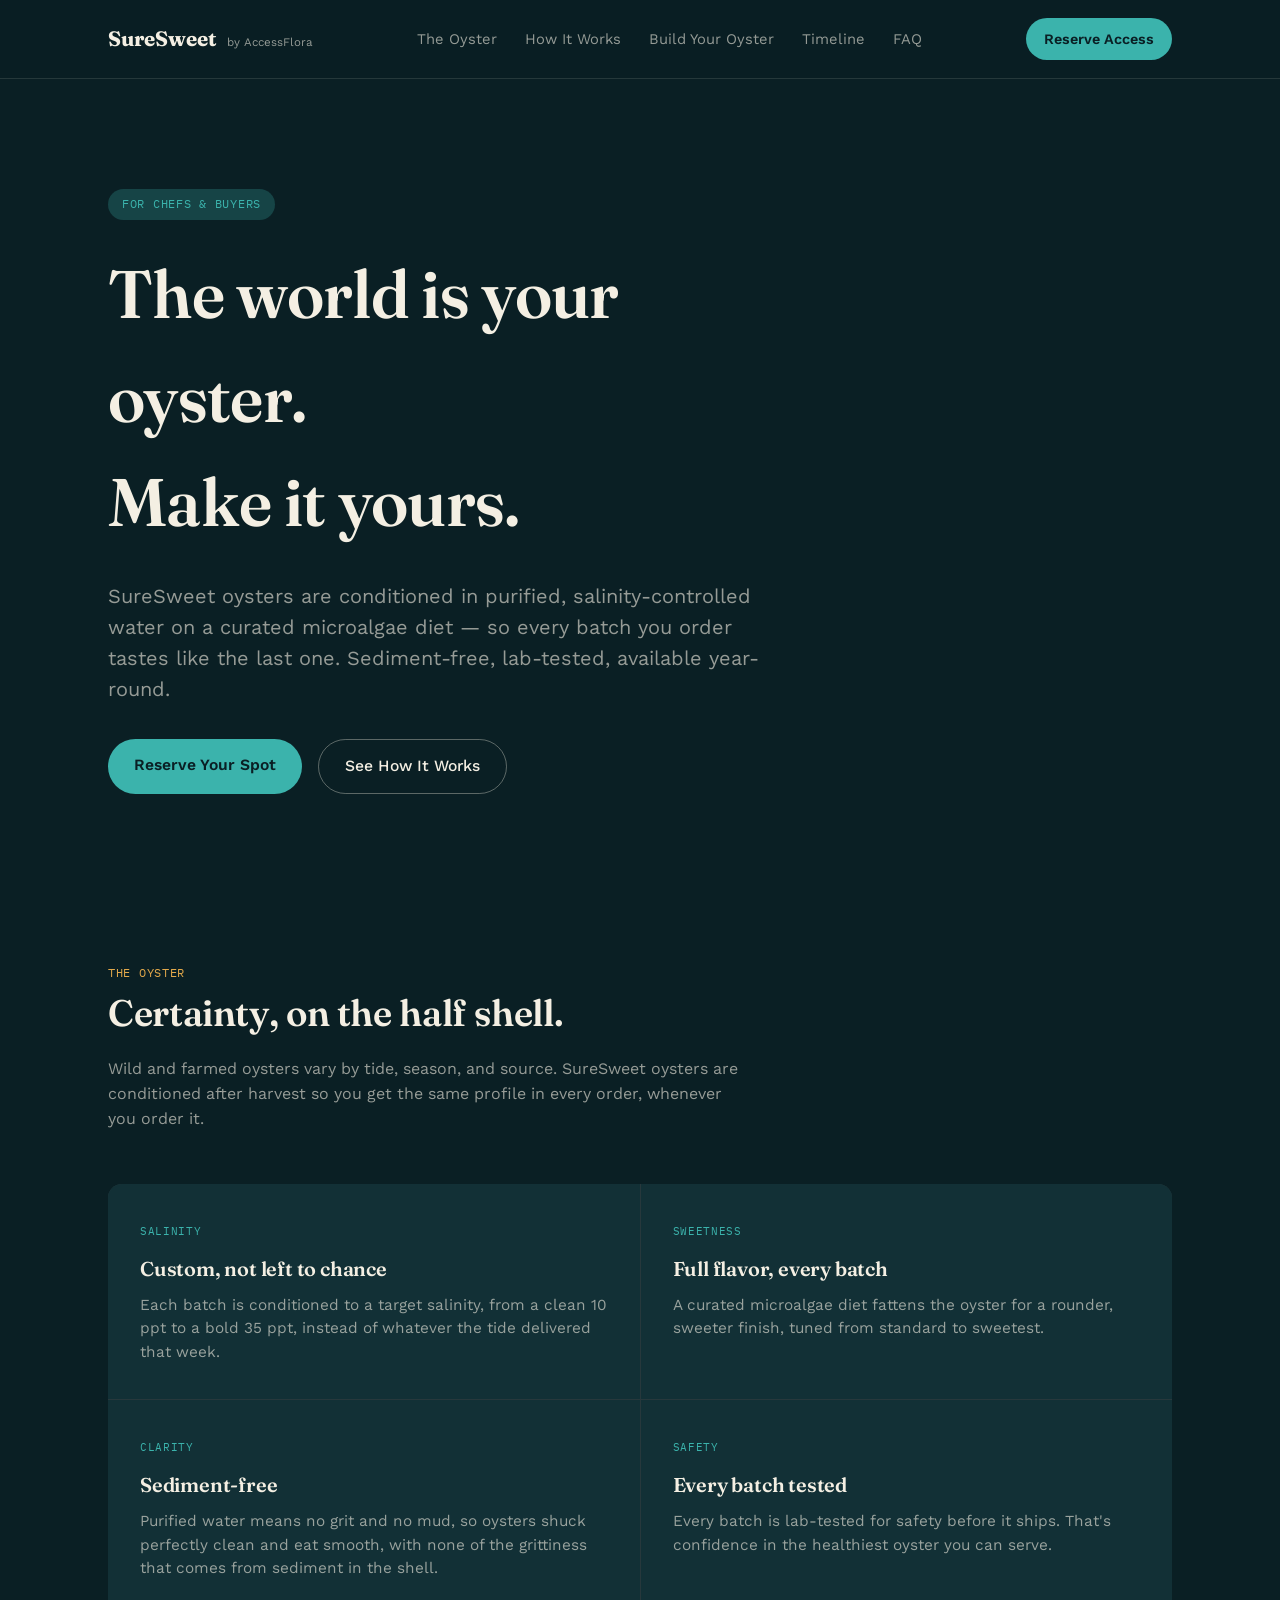
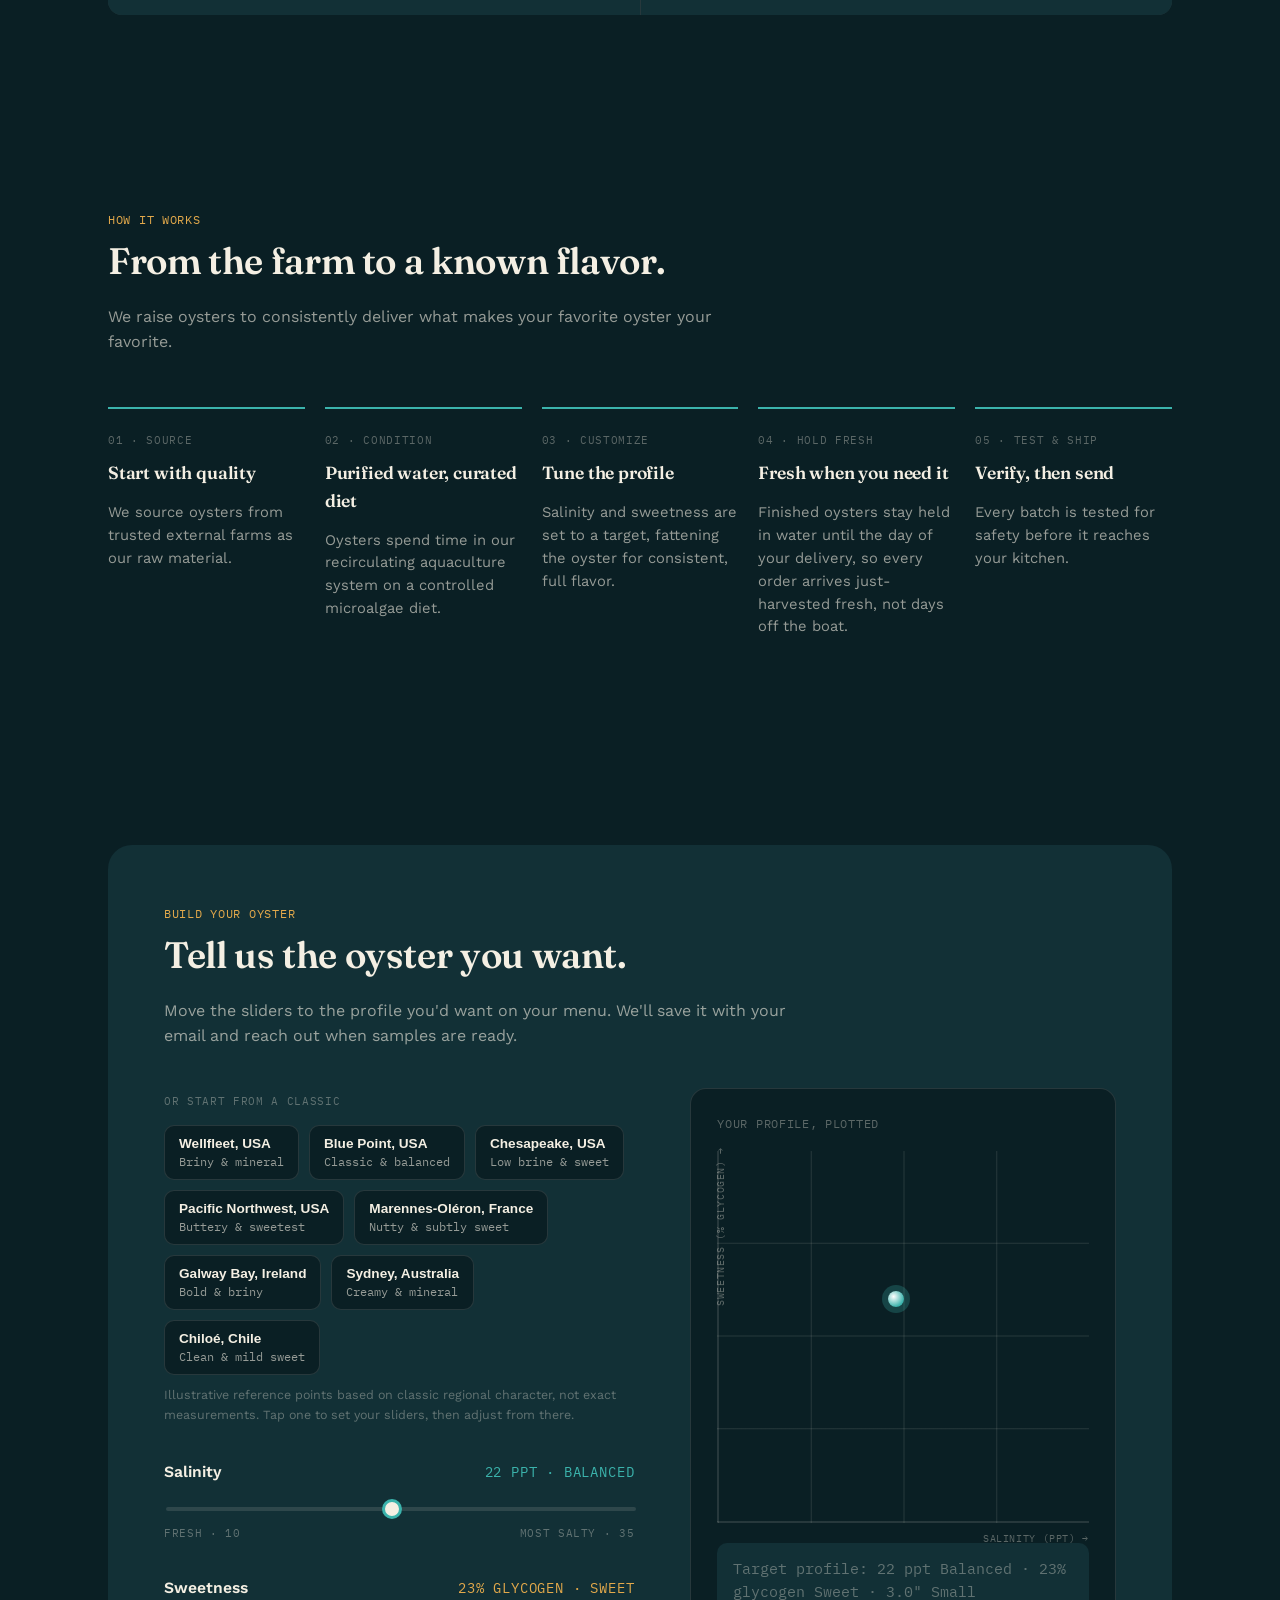
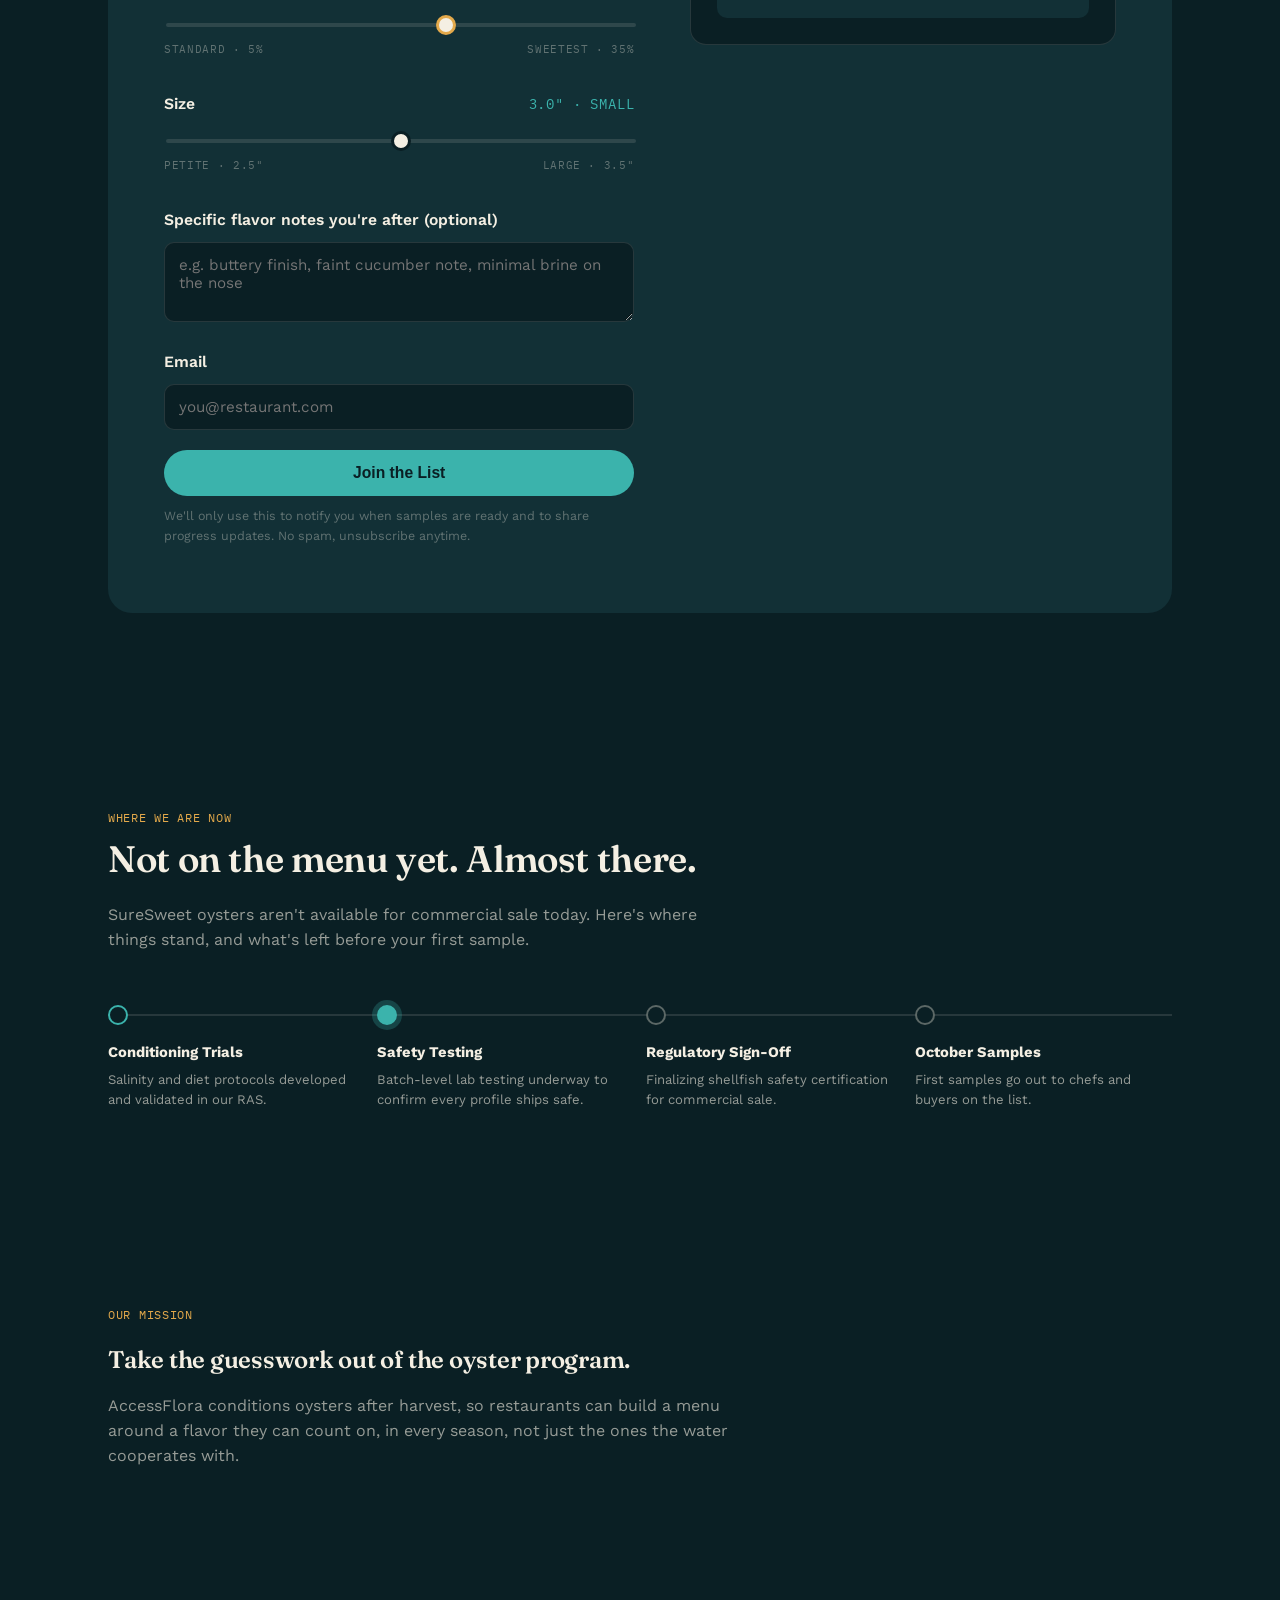
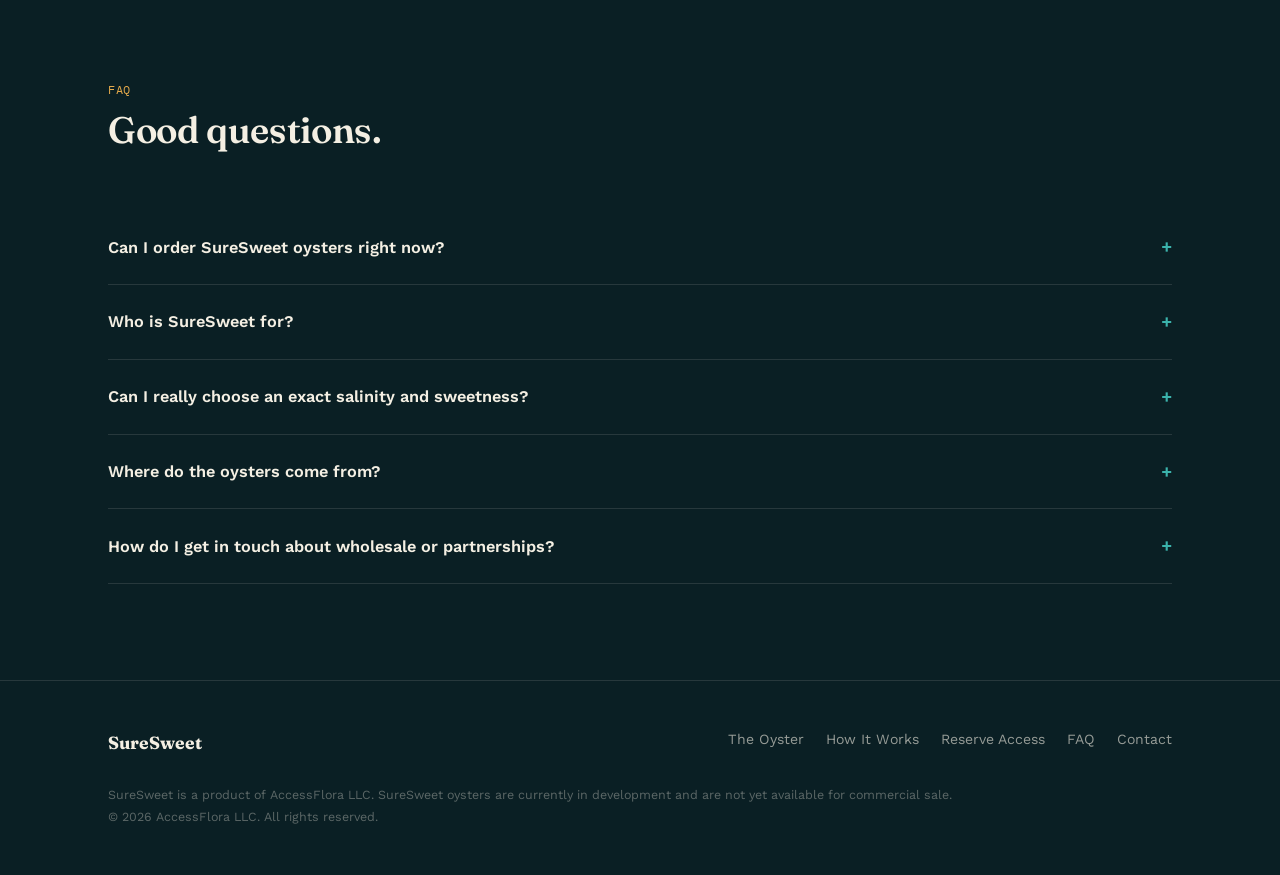
<file: suresweet-landing July v1.html>
<!DOCTYPE html>
<html lang="en">
<head>
<meta charset="UTF-8">
<meta name="viewport" content="width=device-width, initial-scale=1.0">
<title>SureSweet — Oysters You Can Set Your Watch To</title>
<meta name="description" content="SureSweet oysters are conditioned in purified water on a curated algae diet for controlled salinity, sweetness, and full flavor — every batch, year-round. Reserve your spot for October samples.">

<link rel="preconnect" href="https://fonts.googleapis.com">
<link rel="preconnect" href="https://fonts.gstatic.com" crossorigin>
<link href="https://fonts.googleapis.com/css2?family=Fraunces:opsz,wght@9..144,400;9..144,500;9..144,600;9..144,700&family=Work+Sans:wght@400;500;600&family=IBM+Plex+Mono:wght@400;500&display=swap" rel="stylesheet">

<style>
  :root{
    --brine-900:#0a1f24;
    --brine-800:#12303686;
    --brine-800-solid:#123036;
    --brine-700:#1b3d43;
    --shell-100:#f4efe3;
    --shell-60:rgba(244,239,227,0.6);
    --shell-35:rgba(244,239,227,0.35);
    --shell-15:rgba(244,239,227,0.12);
    --salinity:#3bb3ac;
    --salinity-dim:rgba(59,179,172,0.25);
    --sweetness:#e3a94b;
    --sweetness-dim:rgba(227,169,75,0.25);
    --radius:14px;
    --max:1120px;
  }

  *{box-sizing:border-box;}
  html{scroll-behavior:smooth;}
  @media (prefers-reduced-motion: reduce){
    html{scroll-behavior:auto;}
    *{animation-duration:0.001ms !important; transition-duration:0.001ms !important;}
  }

  body{
    margin:0;
    background:var(--brine-900);
    color:var(--shell-100);
    font-family:'Work Sans', sans-serif;
    line-height:1.55;
    -webkit-font-smoothing:antialiased;
  }

  h1,h2,h3{
    font-family:'Fraunces', serif;
    font-weight:600;
    margin:0 0 0.4em 0;
    letter-spacing:-0.01em;
  }

  .mono{
    font-family:'IBM Plex Mono', monospace;
    letter-spacing:0.06em;
    text-transform:uppercase;
  }

  a{color:inherit;}

  .wrap{
    max-width:var(--max);
    margin:0 auto;
    padding:0 28px;
  }

  section{padding:96px 0;}
  @media (max-width:640px){ section{padding:64px 0;} }

  /* ---------- NAV ---------- */
  header.site{
    position:sticky; top:0; z-index:50;
    background:rgba(10,31,36,0.88);
    backdrop-filter:blur(8px);
    border-bottom:1px solid var(--shell-15);
  }
  .nav{
    display:flex; align-items:center; justify-content:space-between;
    padding:18px 28px;
    max-width:var(--max); margin:0 auto;
    flex-wrap:wrap; gap:12px;
  }
  .brand{
    display:flex; align-items:baseline; gap:10px;
  }
  .brand-mark{
    font-family:'Fraunces', serif;
    font-weight:700;
    font-size:1.3rem;
  }
  .brand-sub{
    font-size:0.72rem;
    color:var(--shell-60);
  }
  .nav-links{
    display:flex; gap:28px; list-style:none; margin:0; padding:0;
    font-size:0.92rem;
  }
  .nav-links a{
    text-decoration:none;
    color:var(--shell-60);
    transition:color 0.2s ease;
  }
  .nav-links a:hover, .nav-links a:focus-visible{ color:var(--shell-100); }
  .nav-cta{
    background:var(--salinity);
    color:var(--brine-900);
    padding:10px 18px;
    border-radius:999px;
    font-weight:600;
    font-size:0.9rem;
    text-decoration:none;
    white-space:nowrap;
    transition:transform 0.15s ease, background 0.15s ease;
  }
  .nav-cta:hover{ background:#4fc4bd; transform:translateY(-1px); }
  @media (max-width:760px){ .nav-links{ display:none; } }

  /* ---------- HERO ---------- */
  .hero{
    padding:110px 0 70px;
    position:relative;
    overflow:hidden;
  }
  .eyebrow{
    display:inline-block;
    font-size:0.75rem;
    color:var(--salinity);
    background:var(--salinity-dim);
    padding:6px 14px;
    border-radius:999px;
    margin-bottom:22px;
  }
  .hero h1{
    font-size:clamp(2.4rem, 5.4vw, 4.2rem);
    max-width:15ch;
    color:var(--shell-100);
  }
  .hero p.lede{
    font-size:clamp(1.05rem, 1.6vw, 1.25rem);
    color:var(--shell-60);
    max-width:56ch;
    margin:0 0 34px 0;
  }
  .hero-actions{ display:flex; gap:16px; flex-wrap:wrap; }
  .btn-primary{
    background:var(--salinity);
    color:var(--brine-900);
    border:none;
    padding:14px 26px;
    border-radius:999px;
    font-weight:600;
    font-size:0.98rem;
    text-decoration:none;
    display:inline-block;
    cursor:pointer;
    transition:transform 0.15s ease, background 0.15s ease;
  }
  .btn-primary:hover{ background:#4fc4bd; transform:translateY(-1px); }
  .btn-ghost{
    border:1px solid var(--shell-35);
    color:var(--shell-100);
    padding:14px 26px;
    border-radius:999px;
    font-weight:500;
    font-size:0.98rem;
    text-decoration:none;
    display:inline-block;
    transition:border-color 0.15s ease, background 0.15s ease;
  }
  .btn-ghost:hover{ border-color:var(--shell-100); background:var(--shell-15); }

  /* salinity gauge ambient graphic */
  .gauge{
    margin-top:64px;
    max-width:640px;
  }
  .gauge svg{ width:100%; height:auto; display:block; }
  .gauge-caption{
    display:flex; justify-content:space-between;
    font-size:0.7rem; color:var(--shell-35);
    margin-top:6px;
  }

  /* ---------- VALUE GRID ---------- */
  .section-head{ max-width:640px; margin-bottom:52px; }
  .section-head .mono{ color:var(--sweetness); font-size:0.75rem; }
  .section-head h2{ font-size:clamp(1.7rem, 3vw, 2.3rem); }
  .section-head p{ color:var(--shell-60); }

  .value-grid{
    display:grid;
    grid-template-columns:repeat(2, 1fr);
    gap:1px;
    background:var(--shell-15);
    border-radius:var(--radius);
    overflow:hidden;
  }
  @media (max-width:700px){ .value-grid{ grid-template-columns:1fr; } }
  .value-card{
    background:var(--brine-800-solid);
    padding:34px 32px;
  }
  .value-card .mono{ font-size:0.7rem; color:var(--salinity); }
  .value-card h3{ font-size:1.25rem; margin-top:10px; color:var(--shell-100); }
  .value-card p{ color:var(--shell-60); margin:10px 0 0 0; font-size:0.96rem; }

  /* ---------- HOW IT WORKS ---------- */
  .steps{
    display:grid;
    grid-template-columns:repeat(5,1fr);
    gap:20px;
  }
  @media (max-width:1000px){ .steps{ grid-template-columns:repeat(2,1fr); } }
  @media (max-width:520px){ .steps{ grid-template-columns:1fr; } }
  .step{
    border-top:2px solid var(--salinity);
    padding-top:18px;
  }
  .step .mono{ font-size:0.7rem; color:var(--shell-35); }
  .step h3{ font-size:1.1rem; margin-top:8px; }
  .step p{ color:var(--shell-60); font-size:0.92rem; }

  /* ---------- PROFILE BUILDER (signature element) ---------- */
  .profile-section{
    background:var(--brine-800-solid);
    border-radius:24px;
    padding:56px;
  }
  @media (max-width:640px){ .profile-section{ padding:32px 22px; border-radius:16px; } }

  .profile-layout{
    display:grid;
    grid-template-columns:1.05fr 0.95fr;
    gap:56px;
    align-items:start;
  }
  @media (max-width:860px){ .profile-layout{ grid-template-columns:1fr; } }

  .reference-block{ margin-bottom:36px; }
  .profile-chips{
    display:flex;
    flex-wrap:wrap;
    gap:10px;
    margin-top:12px;
  }
  .profile-chip{
    background:var(--brine-900);
    border:1px solid var(--shell-15);
    color:var(--shell-100);
    border-radius:10px;
    padding:10px 14px;
    text-align:left;
    cursor:pointer;
    display:flex;
    flex-direction:column;
    gap:3px;
    transition:border-color 0.15s ease, transform 0.15s ease;
  }
  .profile-chip:hover, .profile-chip:focus-visible{
    border-color:var(--salinity);
    transform:translateY(-1px);
  }
  .profile-chip.active{
    border-color:var(--sweetness);
    background:var(--sweetness-dim);
  }
  .profile-chip .chip-name{ font-size:0.85rem; font-weight:600; }
  .profile-chip .chip-tag{
    font-size:0.72rem;
    color:var(--shell-60);
    font-family:'IBM Plex Mono', monospace;
    text-transform:none;
    letter-spacing:0;
  }

  .slider-block{ margin-bottom:34px; }
  .slider-label{
    display:flex; justify-content:space-between; align-items:baseline;
    margin-bottom:10px;
  }
  .slider-label .name{ font-weight:600; font-size:0.98rem; }
  .slider-label .readout{
    font-family:'IBM Plex Mono', monospace;
    font-size:0.85rem;
  }
  .slider-label .readout.salinity{ color:var(--salinity); }
  .slider-label .readout.sweetness{ color:var(--sweetness); }

  input[type=range]{
    -webkit-appearance:none;
    width:100%;
    height:4px;
    border-radius:999px;
    background:var(--shell-15);
    outline:none;
  }
  input[type=range]::-webkit-slider-thumb{
    -webkit-appearance:none;
    width:20px; height:20px;
    border-radius:50%;
    background:var(--shell-100);
    border:3px solid var(--brine-900);
    cursor:pointer;
  }
  input#salinity::-webkit-slider-thumb{ border-color:var(--salinity); }
  input#sweetness::-webkit-slider-thumb{ border-color:var(--sweetness); }
  input[type=range]::-moz-range-thumb{
    width:14px; height:14px; border-radius:50%;
    background:var(--shell-100); border:3px solid var(--salinity); cursor:pointer;
  }
  .scale-ticks{
    display:flex; justify-content:space-between;
    font-size:0.68rem; color:var(--shell-35); margin-top:6px;
  }

  .flavor-notes label{
    display:block; font-weight:600; font-size:0.98rem; margin-bottom:10px;
  }
  textarea, input[type=email], input[type=text]{
    width:100%;
    background:var(--brine-900);
    border:1px solid var(--shell-15);
    color:var(--shell-100);
    border-radius:10px;
    padding:13px 14px;
    font-family:'Work Sans', sans-serif;
    font-size:0.95rem;
  }
  textarea:focus, input:focus{
    outline:2px solid var(--salinity);
    outline-offset:1px;
  }
  textarea{ resize:vertical; min-height:80px; }

  /* live plot */
  .plot-card{
    background:var(--brine-900);
    border:1px solid var(--shell-15);
    border-radius:16px;
    padding:26px;
  }
  .plot-title{ font-size:0.72rem; color:var(--shell-35); margin-bottom:18px; }
  .plot-area{
    position:relative;
    aspect-ratio:1/1;
    width:100%;
    border-left:1px solid var(--shell-15);
    border-bottom:1px solid var(--shell-15);
    background:
      linear-gradient(to top, var(--shell-15) 1px, transparent 1px) 0 0/100% 25%,
      linear-gradient(to right, var(--shell-15) 1px, transparent 1px) 0 0/25% 100%;
  }
  .plot-dot{
    position:absolute;
    width:16px; height:16px;
    border-radius:50%;
    background:radial-gradient(circle at 35% 35%, #fff, var(--salinity) 70%);
    box-shadow:0 0 0 6px var(--salinity-dim);
    transform:translate(-50%, 50%);
    transition:left 0.12s ease, bottom 0.12s ease;
  }
  .plot-axis-label{
    position:absolute;
    font-size:0.65rem;
    color:var(--shell-35);
    font-family:'IBM Plex Mono', monospace;
  }
  .plot-axis-label.x{ bottom:-24px; right:0; }
  .plot-axis-label.y{ top:-4px; left:-6px; writing-mode:vertical-rl; transform:rotate(180deg); }

  .readout-line{
    margin-top:20px;
    font-family:'IBM Plex Mono', monospace;
    font-size:0.95rem;
    color:var(--shell-100);
    background:var(--brine-800-solid);
    border-radius:10px;
    padding:14px 16px;
  }
  .readout-line span{ color:var(--shell-35); }

  .form-row{ margin-bottom:20px; }
  .form-note{
    font-size:0.78rem;
    color:var(--shell-35);
    margin-top:10px;
  }
  .form-status{
    margin-top:16px;
    font-size:0.9rem;
    padding:12px 14px;
    border-radius:10px;
    display:none;
  }
  .form-status.show{ display:block; }
  .form-status.warn{ background:rgba(227,169,75,0.15); color:var(--sweetness); }
  .form-status.ok{ background:rgba(59,179,172,0.15); color:var(--salinity); }

  /* ---------- STATUS / TIMELINE ---------- */
  .timeline{
    display:flex;
    justify-content:space-between;
    position:relative;
    margin-top:48px;
    gap:12px;
  }
  .timeline::before{
    content:"";
    position:absolute;
    top:9px; left:0; right:0;
    height:2px;
    background:var(--shell-15);
  }
  .tl-stage{
    position:relative;
    flex:1;
    text-align:left;
  }
  .tl-dot{
    width:20px; height:20px;
    border-radius:50%;
    background:var(--brine-900);
    border:2px solid var(--shell-35);
    margin-bottom:16px;
  }
  .tl-stage.active .tl-dot{
    border-color:var(--salinity);
    background:var(--salinity);
    box-shadow:0 0 0 5px var(--salinity-dim);
  }
  .tl-stage.done .tl-dot{ border-color:var(--salinity); background:var(--brine-900); }
  .tl-stage h4{
    font-size:0.92rem; margin:0 0 6px 0; color:var(--shell-100);
  }
  .tl-stage p{ font-size:0.82rem; color:var(--shell-60); margin:0; padding-right:10px; }
  @media (max-width:760px){
    .timeline{ flex-direction:column; gap:28px; }
    .timeline::before{ display:none; }
  }

  /* ---------- ABOUT ---------- */
  .about-content{ max-width:640px; }
  .about-grid{
    display:grid;
    grid-template-columns:1fr 1fr;
    gap:56px;
    align-items:center;
  }
  @media (max-width:760px){ .about-grid{ grid-template-columns:1fr; } }
  .quote-block{
    border-left:2px solid var(--sweetness);
    padding-left:22px;
    font-family:'Fraunces', serif;
    font-size:1.3rem;
    color:var(--shell-100);
    font-weight:500;
  }

  /* ---------- FAQ ---------- */
  .faq-item{
    border-bottom:1px solid var(--shell-15);
    padding:22px 0;
  }
  .faq-item summary{
    cursor:pointer;
    font-weight:600;
    font-size:1.02rem;
    list-style:none;
    display:flex;
    justify-content:space-between;
    align-items:center;
  }
  .faq-item summary::-webkit-details-marker{ display:none; }
  .faq-item summary::after{
    content:"+";
    font-family:'IBM Plex Mono', monospace;
    color:var(--salinity);
    font-size:1.2rem;
  }
  .faq-item[open] summary::after{ content:"–"; }
  .faq-item p{ color:var(--shell-60); margin:14px 0 0 0; max-width:65ch; }

  /* ---------- FOOTER ---------- */
  footer{
    border-top:1px solid var(--shell-15);
    padding:48px 0 36px;
  }
  .footer-grid{
    display:flex; justify-content:space-between; flex-wrap:wrap; gap:24px;
    margin-bottom:28px;
  }
  .footer-grid .brand-mark{ font-size:1.1rem; }
  .footer-links{ display:flex; gap:22px; flex-wrap:wrap; font-size:0.88rem; }
  .footer-links a{ text-decoration:none; color:var(--shell-60); }
  .footer-links a:hover{ color:var(--shell-100); }
  .legal{
    font-size:0.78rem;
    color:var(--shell-35);
    line-height:1.7;
  }
</style>
</head>
<body>

<header class="site">
  <nav class="nav">
    <div class="brand">
      <span class="brand-mark">SureSweet</span>
      <span class="brand-sub">by AccessFlora</span>
    </div>
    <ul class="nav-links">
      <li><a href="#what">The Oyster</a></li>
      <li><a href="#how">How It Works</a></li>
      <li><a href="#profile">Build Your Oyster</a></li>
      <li><a href="#status">Timeline</a></li>
      <li><a href="#faq">FAQ</a></li>
    </ul>
    <a class="nav-cta" href="#profile">Reserve Access</a>
  </nav>
</header>

<main>

  <!-- HERO -->
  <section class="hero">
    <div class="wrap">
      <span class="eyebrow mono">For Chefs &amp; Buyers</span>
      <h1>The world is your oyster.<br>Make it yours.</h1>
      <p class="lede">SureSweet oysters are conditioned in purified, salinity-controlled water on a curated microalgae diet — so every batch you order tastes like the last one. Sediment-free, lab-tested, available year-round.</p>
      <div class="hero-actions">
        <a href="#profile" class="btn-primary">Reserve Your Spot</a>
        <a href="#how" class="btn-ghost">See How It Works</a>
      </div>
    </div>
  </section>

  <!-- WHAT / VALUE PROPS -->
  <section id="what">
    <div class="wrap">
      <div class="section-head">
        <span class="mono">The Oyster</span>
        <h2>Certainty, on the half shell.</h2>
        <p>Wild and farmed oysters vary by tide, season, and source. SureSweet oysters are conditioned after harvest so you get the same profile in every order, whenever you order it.</p>
      </div>
      <div class="value-grid">
        <div class="value-card">
          <span class="mono">Salinity</span>
          <h3>Custom, not left to chance</h3>
          <p>Each batch is conditioned to a target salinity, from a clean 10 ppt to a bold 35 ppt, instead of whatever the tide delivered that week.</p>
        </div>
        <div class="value-card">
          <span class="mono">Sweetness</span>
          <h3>Full flavor, every batch</h3>
          <p>A curated microalgae diet fattens the oyster for a rounder, sweeter finish, tuned from standard to sweetest.</p>
        </div>
        <div class="value-card">
          <span class="mono">Clarity</span>
          <h3>Sediment-free</h3>
          <p>Purified water means no grit and no mud, so oysters shuck perfectly clean and eat smooth, with none of the grittiness that comes from sediment in the shell.</p>
        </div>
        <div class="value-card">
          <span class="mono">Safety</span>
          <h3>Every batch tested</h3>
          <p>Every batch is lab-tested for safety before it ships. That's confidence in the healthiest oyster you can serve.</p>
        </div>
      </div>
    </div>
  </section>

  <!-- HOW IT WORKS -->
  <section id="how">
    <div class="wrap">
      <div class="section-head">
        <span class="mono">How It Works</span>
        <h2>From the farm to a known flavor.</h2>
        <p>We raise oysters to consistently deliver what makes your favorite oyster your favorite.</p>
      </div>
      <div class="steps">
        <div class="step">
          <span class="mono">01 · Source</span>
          <h3>Start with quality</h3>
          <p>We source oysters from trusted external farms as our raw material.</p>
        </div>
        <div class="step">
          <span class="mono">02 · Condition</span>
          <h3>Purified water, curated diet</h3>
          <p>Oysters spend time in our recirculating aquaculture system on a controlled microalgae diet.</p>
        </div>
        <div class="step">
          <span class="mono">03 · Customize</span>
          <h3>Tune the profile</h3>
          <p>Salinity and sweetness are set to a target, fattening the oyster for consistent, full flavor.</p>
        </div>
        <div class="step">
          <span class="mono">04 · Hold Fresh</span>
          <h3>Fresh when you need it</h3>
          <p>Finished oysters stay held in water until the day of your delivery, so every order arrives just-harvested fresh, not days off the boat.</p>
        </div>
        <div class="step">
          <span class="mono">05 · Test &amp; Ship</span>
          <h3>Verify, then send</h3>
          <p>Every batch is tested for safety before it reaches your kitchen.</p>
        </div>
      </div>
    </div>
  </section>

  <!-- PROFILE BUILDER + SIGNUP -->
  <section id="profile">
    <div class="wrap">
      <div class="profile-section">
        <div class="section-head" style="margin-bottom:40px;">
          <span class="mono">Build Your Oyster</span>
          <h2>Tell us the oyster you want.</h2>
          <p>Move the sliders to the profile you'd want on your menu. We'll save it with your email and reach out when samples are ready.</p>
        </div>

        <form id="signup-form" class="profile-layout"
              action="https://formspree.io/f/REPLACE_WITH_YOUR_FORM_ID"
              method="POST">
          <!--
            SETUP REQUIRED:
            A static HTML file can't store form submissions on its own — it needs a backend to
            collect and save the email list. Replace the action URL above with an endpoint from
            an email-collection service, for example:
              - Formspree (formspree.io) — quickest to set up, works with a plain HTML form
              - Google Forms (embed or link out instead of this form)
              - Mailchimp / ConvertKit signup form action URL
              - Airtable form, or a simple serverless function you control
            Until this is connected, the script below will warn you instead of pretending to save data.
          -->

          <div>
            <div class="reference-block">
              <span class="mono" style="font-size:0.7rem; color:var(--shell-35);">Or Start From A Classic</span>
              <div class="profile-chips" id="profile-chips">
                <button type="button" class="profile-chip" data-salinity="30" data-sweetness="11">
                  <span class="chip-name">Wellfleet, USA</span>
                  <span class="chip-tag">Briny &amp; mineral</span>
                </button>
                <button type="button" class="profile-chip" data-salinity="24" data-sweetness="16">
                  <span class="chip-name">Blue Point, USA</span>
                  <span class="chip-tag">Classic &amp; balanced</span>
                </button>
                <button type="button" class="profile-chip" data-salinity="14" data-sweetness="22">
                  <span class="chip-name">Chesapeake, USA</span>
                  <span class="chip-tag">Low brine &amp; sweet</span>
                </button>
                <button type="button" class="profile-chip" data-salinity="16" data-sweetness="32">
                  <span class="chip-name">Pacific Northwest, USA</span>
                  <span class="chip-tag">Buttery &amp; sweetest</span>
                </button>
                <button type="button" class="profile-chip" data-salinity="22" data-sweetness="23">
                  <span class="chip-name">Marennes-Oléron, France</span>
                  <span class="chip-tag">Nutty &amp; subtly sweet</span>
                </button>
                <button type="button" class="profile-chip" data-salinity="33" data-sweetness="10">
                  <span class="chip-name">Galway Bay, Ireland</span>
                  <span class="chip-tag">Bold &amp; briny</span>
                </button>
                <button type="button" class="profile-chip" data-salinity="27" data-sweetness="19">
                  <span class="chip-name">Sydney, Australia</span>
                  <span class="chip-tag">Creamy &amp; mineral</span>
                </button>
                <button type="button" class="profile-chip" data-salinity="20" data-sweetness="20">
                  <span class="chip-name">Chiloé, Chile</span>
                  <span class="chip-tag">Clean &amp; mild sweet</span>
                </button>
              </div>
              <p class="form-note" style="margin-top:10px;">Illustrative reference points based on classic regional character, not exact measurements. Tap one to set your sliders, then adjust from there.</p>
            </div>

            <div class="slider-block">
              <div class="slider-label">
                <span class="name">Salinity</span>
                <span class="readout salinity mono" id="salinity-readout">22 ppt · Balanced</span>
              </div>
              <input type="range" id="salinity" name="salinity_ppt" min="10" max="35" value="22" step="1">
              <div class="scale-ticks mono"><span>Fresh · 10</span><span>Most Salty · 35</span></div>
            </div>

            <div class="slider-block">
              <div class="slider-label">
                <span class="name">Sweetness</span>
                <span class="readout sweetness mono" id="sweetness-readout">23% Glycogen · Sweet</span>
              </div>
              <input type="range" id="sweetness" name="sweetness_glycogen_pct" min="5" max="35" value="23" step="1">
              <div class="scale-ticks mono"><span>Standard · 5%</span><span>Sweetest · 35%</span></div>
            </div>

            <div class="slider-block">
              <div class="slider-label">
                <span class="name">Size</span>
                <span class="readout salinity mono" id="size-readout">3" · Medium</span>
              </div>
              <input type="range" id="size" name="size_in" min="2.5" max="3.5" value="3" step="0.1">
              <div class="scale-ticks mono"><span>Petite · 2.5"</span><span>Large · 3.5"</span></div>
            </div>

            <div class="form-row flavor-notes">
              <label for="notes">Specific flavor notes you're after (optional)</label>
              <textarea id="notes" name="flavor_notes" placeholder="e.g. buttery finish, faint cucumber note, minimal brine on the nose"></textarea>
            </div>

            <div class="form-row">
              <label for="email" style="display:block; font-weight:600; font-size:0.98rem; margin-bottom:10px;">Email</label>
              <input type="email" id="email" name="email" placeholder="you@restaurant.com" required>
            </div>

            <button type="submit" class="btn-primary" style="border:none; width:100%; cursor:pointer;">Join the List</button>
            <p class="form-note">We'll only use this to notify you when samples are ready and to share progress updates. No spam, unsubscribe anytime.</p>
            <div class="form-status" id="form-status"></div>
          </div>

          <div class="plot-card">
            <div class="plot-title mono">Your Profile, Plotted</div>
            <div class="plot-area" id="plot-area">
              <div class="plot-dot" id="plot-dot"></div>
              <span class="plot-axis-label x mono">Salinity (ppt) →</span>
              <span class="plot-axis-label y mono">Sweetness (% glycogen) →</span>
            </div>
            <div class="readout-line">
              <span>Target profile:</span> <span id="combined-readout">22 ppt Balanced · 23% glycogen Sweet · 3.0" Medium</span>
            </div>
          </div>
        </form>
      </div>
    </div>
  </section>

  <!-- STATUS / TIMELINE -->
  <section id="status">
    <div class="wrap">
      <div class="section-head">
        <span class="mono">Where We Are Now</span>
        <h2>Not on the menu yet. Almost there.</h2>
        <p>SureSweet oysters aren't available for commercial sale today. Here's where things stand, and what's left before your first sample.</p>
      </div>
      <div class="timeline">
        <div class="tl-stage done">
          <div class="tl-dot"></div>
          <h4>Conditioning Trials</h4>
          <p>Salinity and diet protocols developed and validated in our RAS.</p>
        </div>
        <div class="tl-stage active">
          <div class="tl-dot"></div>
          <h4>Safety Testing</h4>
          <p>Batch-level lab testing underway to confirm every profile ships safe.</p>
        </div>
        <div class="tl-stage">
          <div class="tl-dot"></div>
          <h4>Regulatory Sign-Off</h4>
          <p>Finalizing shellfish safety certification for commercial sale.</p>
        </div>
        <div class="tl-stage">
          <div class="tl-dot"></div>
          <h4>October Samples</h4>
          <p>First samples go out to chefs and buyers on the list.</p>
        </div>
      </div>
    </div>
  </section>

  <!-- ABOUT -->
  <section id="about">
    <div class="wrap">
      <div class="about-content">
        <span class="mono" style="color:var(--sweetness); font-size:0.75rem;">Our Mission</span>
        <h2 style="margin-top:14px;">Take the guesswork out of the oyster program.</h2>
        <p style="color:var(--shell-60);">AccessFlora conditions oysters after harvest, so restaurants can build a menu around a flavor they can count on, in every season, not just the ones the water cooperates with.</p>
      </div>
    </div>
  </section>

  <!-- FAQ -->
  <section id="faq">
    <div class="wrap">
      <div class="section-head">
        <span class="mono">FAQ</span>
        <h2>Good questions.</h2>
      </div>

      <details class="faq-item">
        <summary>Can I order SureSweet oysters right now?</summary>
        <p>Not yet. We're finishing safety testing and regulatory approval, with samples going out to our list this October. Reserve your spot above to be first in line.</p>
      </details>
      <details class="faq-item">
        <summary>Who is SureSweet for?</summary>
        <p>Chefs, restaurant buyers, and distributors who want a consistent oyster profile they can build a menu around year-round.</p>
      </details>
      <details class="faq-item">
        <summary>Can I really choose an exact salinity and sweetness?</summary>
        <p>You can tell us your target profile and flavor notes when you join the list. As we bring on early customers, we'll work with you on how closely we can match it for your first orders.</p>
      </details>
      <details class="faq-item">
        <summary>Where do the oysters come from?</summary>
        <p>We source oysters from trusted external farms, then condition them ourselves in purified, salinity-controlled water on a curated microalgae diet.</p>
      </details>
      <details class="faq-item">
        <summary>How do I get in touch about wholesale or partnerships?</summary>
        <p>Email us at keegan@reeftotable.com — we'd love to hear from you.</p>
      </details>
    </div>
  </section>

</main>

<footer>
  <div class="wrap">
    <div class="footer-grid">
      <div class="brand">
        <span class="brand-mark">SureSweet</span>
      </div>
      <div class="footer-links">
        <a href="#what">The Oyster</a>
        <a href="#how">How It Works</a>
        <a href="#profile">Reserve Access</a>
        <a href="#faq">FAQ</a>
        <a href="mailto:keegan@reeftotable.com">Contact</a>
      </div>
    </div>
    <p class="legal">
      SureSweet is a product of AccessFlora LLC. SureSweet oysters are currently in development and are not yet available for commercial sale.<br>
      © 2026 AccessFlora LLC. All rights reserved.
    </p>
  </div>
</footer>

<script>
  const salinity = document.getElementById('salinity');
  const sweetness = document.getElementById('sweetness');
  const size = document.getElementById('size');
  const salinityReadout = document.getElementById('salinity-readout');
  const sweetnessReadout = document.getElementById('sweetness-readout');
  const sizeReadout = document.getElementById('size-readout');
  const combinedReadout = document.getElementById('combined-readout');
  const dot = document.getElementById('plot-dot');

  function salinityLabel(v){
    if(v <= 14) return 'Fresh';
    if(v <= 19) return 'Light';
    if(v <= 25) return 'Balanced';
    if(v <= 30) return 'Briny';
    return 'Most Salty';
  }
  function sweetnessLabel(v){
    if(v <= 12) return 'Standard';
    if(v <= 20) return 'Subtly Sweet';
    if(v <= 27) return 'Sweet';
    return 'Sweetest';
  }
  function sizeLabel(v){
    if(v <= 2.7) return 'Petite';
    if(v <= 3.0) return 'Small';
    if(v <= 3.3) return 'Medium';
    return 'Large';
  }

  function update(){
    const sVal = Number(salinity.value);
    const swVal = Number(sweetness.value);
    const szVal = Number(size.value);

    salinityReadout.textContent = sVal + ' ppt · ' + salinityLabel(sVal);
    sweetnessReadout.textContent = swVal + '% Glycogen · ' + sweetnessLabel(swVal);
    sizeReadout.textContent = szVal.toFixed(1) + '" · ' + sizeLabel(szVal);
    combinedReadout.textContent = sVal + ' ppt ' + salinityLabel(sVal) + ' · ' + swVal + '% glycogen ' + sweetnessLabel(swVal) + ' · ' + szVal.toFixed(1) + '" ' + sizeLabel(szVal);

    const xPct = ((sVal - 10) / (35 - 10)) * 100;
    const yPct = ((swVal - 5) / (35 - 5)) * 100;
    dot.style.left = xPct + '%';
    dot.style.bottom = yPct + '%';
  }

  salinity.addEventListener('input', update);
  sweetness.addEventListener('input', update);
  size.addEventListener('input', update);
  update();

  const chips = document.querySelectorAll('.profile-chip');
  chips.forEach(chip => {
    chip.addEventListener('click', () => {
      salinity.value = chip.dataset.salinity;
      sweetness.value = chip.dataset.sweetness;
      update();
      chips.forEach(c => c.classList.remove('active'));
      chip.classList.add('active');
    });
  });

  // Guard against submitting to the unconfigured placeholder endpoint.
  const form = document.getElementById('signup-form');
  const status = document.getElementById('form-status');
  form.addEventListener('submit', function(e){
    if(form.action.includes('REPLACE_WITH_YOUR_FORM_ID')){
      e.preventDefault();
      status.textContent = 'This form isn\'t connected to an email service yet — see the setup comment in the HTML near the form to finish wiring it up.';
      status.className = 'form-status show warn';
    }
  });

  // Gentle reveal on scroll
  const revealables = document.querySelectorAll('section > .wrap');
  if('IntersectionObserver' in window){
    const io = new IntersectionObserver((entries)=>{
      entries.forEach(entry=>{
        if(entry.isIntersecting){
          entry.target.style.opacity = 1;
          entry.target.style.transform = 'translateY(0)';
          io.unobserve(entry.target);
        }
      });
    }, {threshold:0.1});
    revealables.forEach(el=>{
      el.style.opacity = 0;
      el.style.transform = 'translateY(16px)';
      el.style.transition = 'opacity 0.6s ease, transform 0.6s ease';
      io.observe(el);
    });
  }
</script>

</body>
</html>
</file>
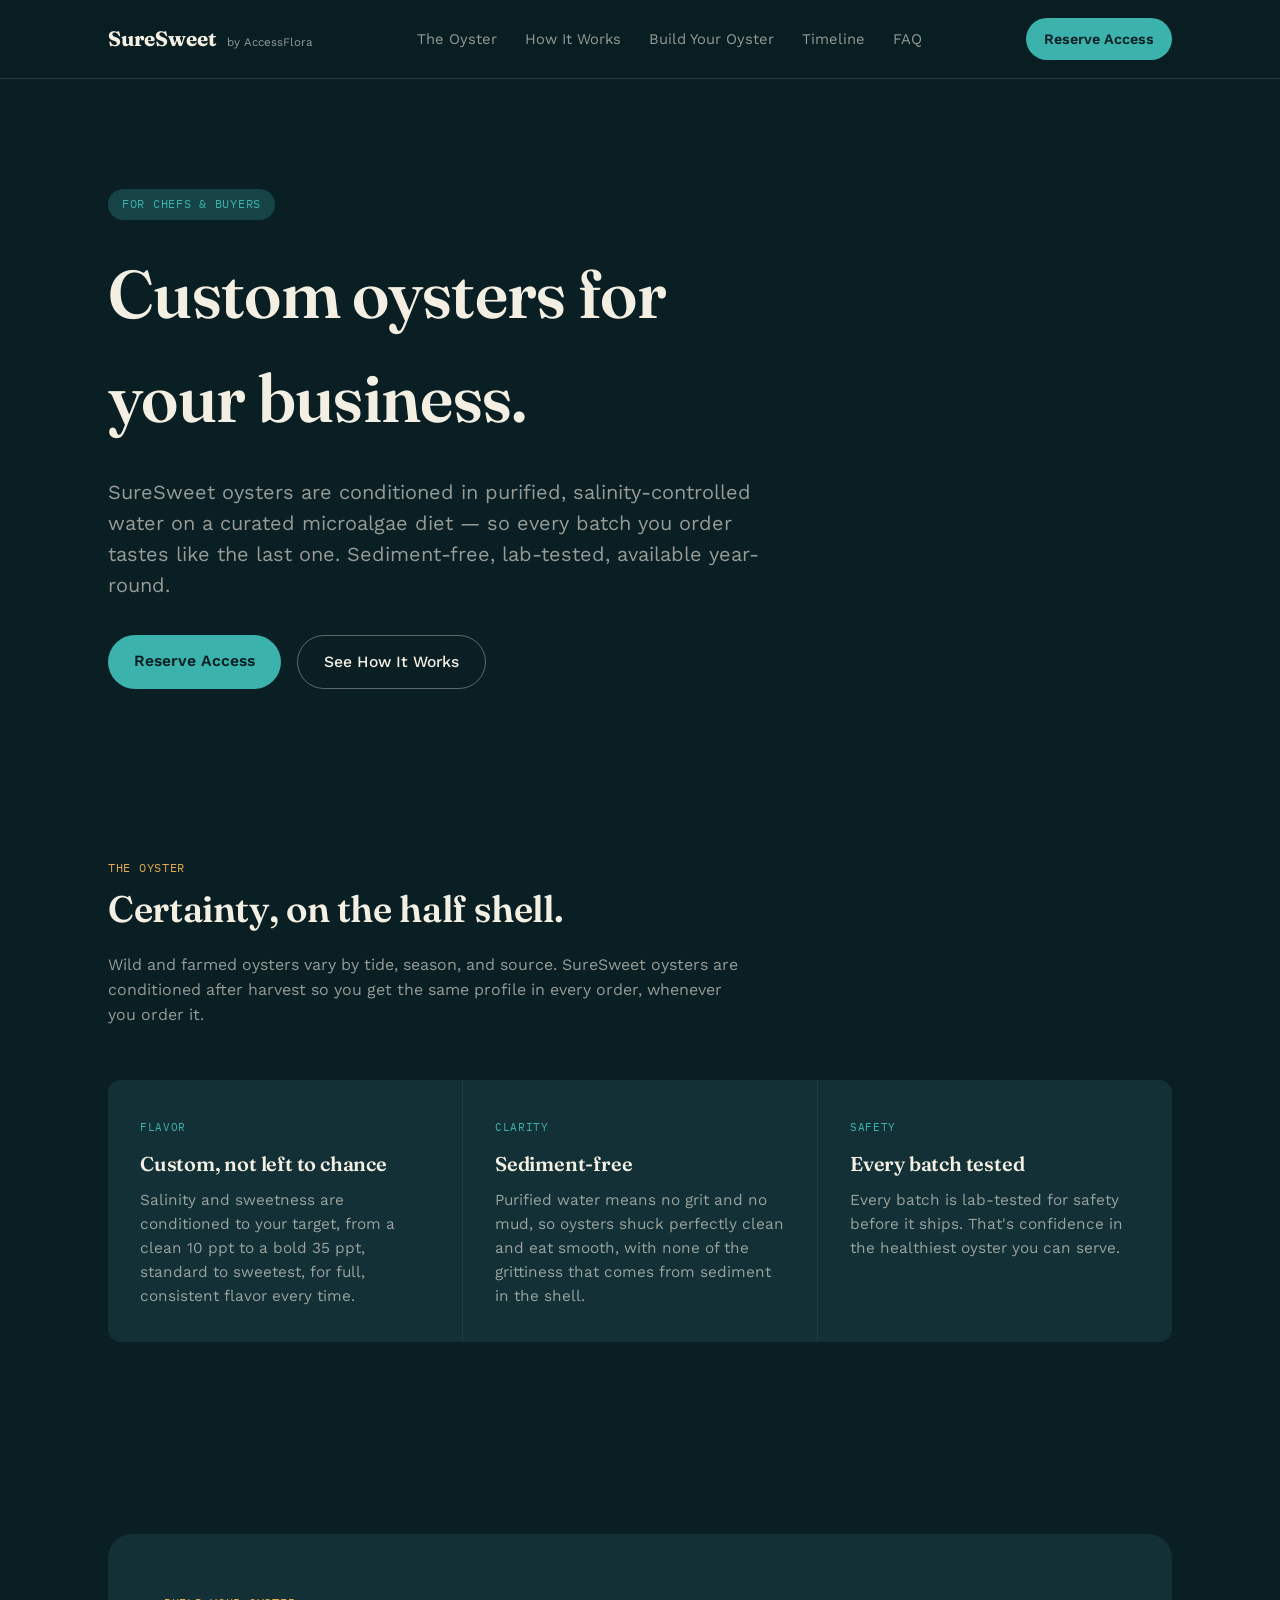
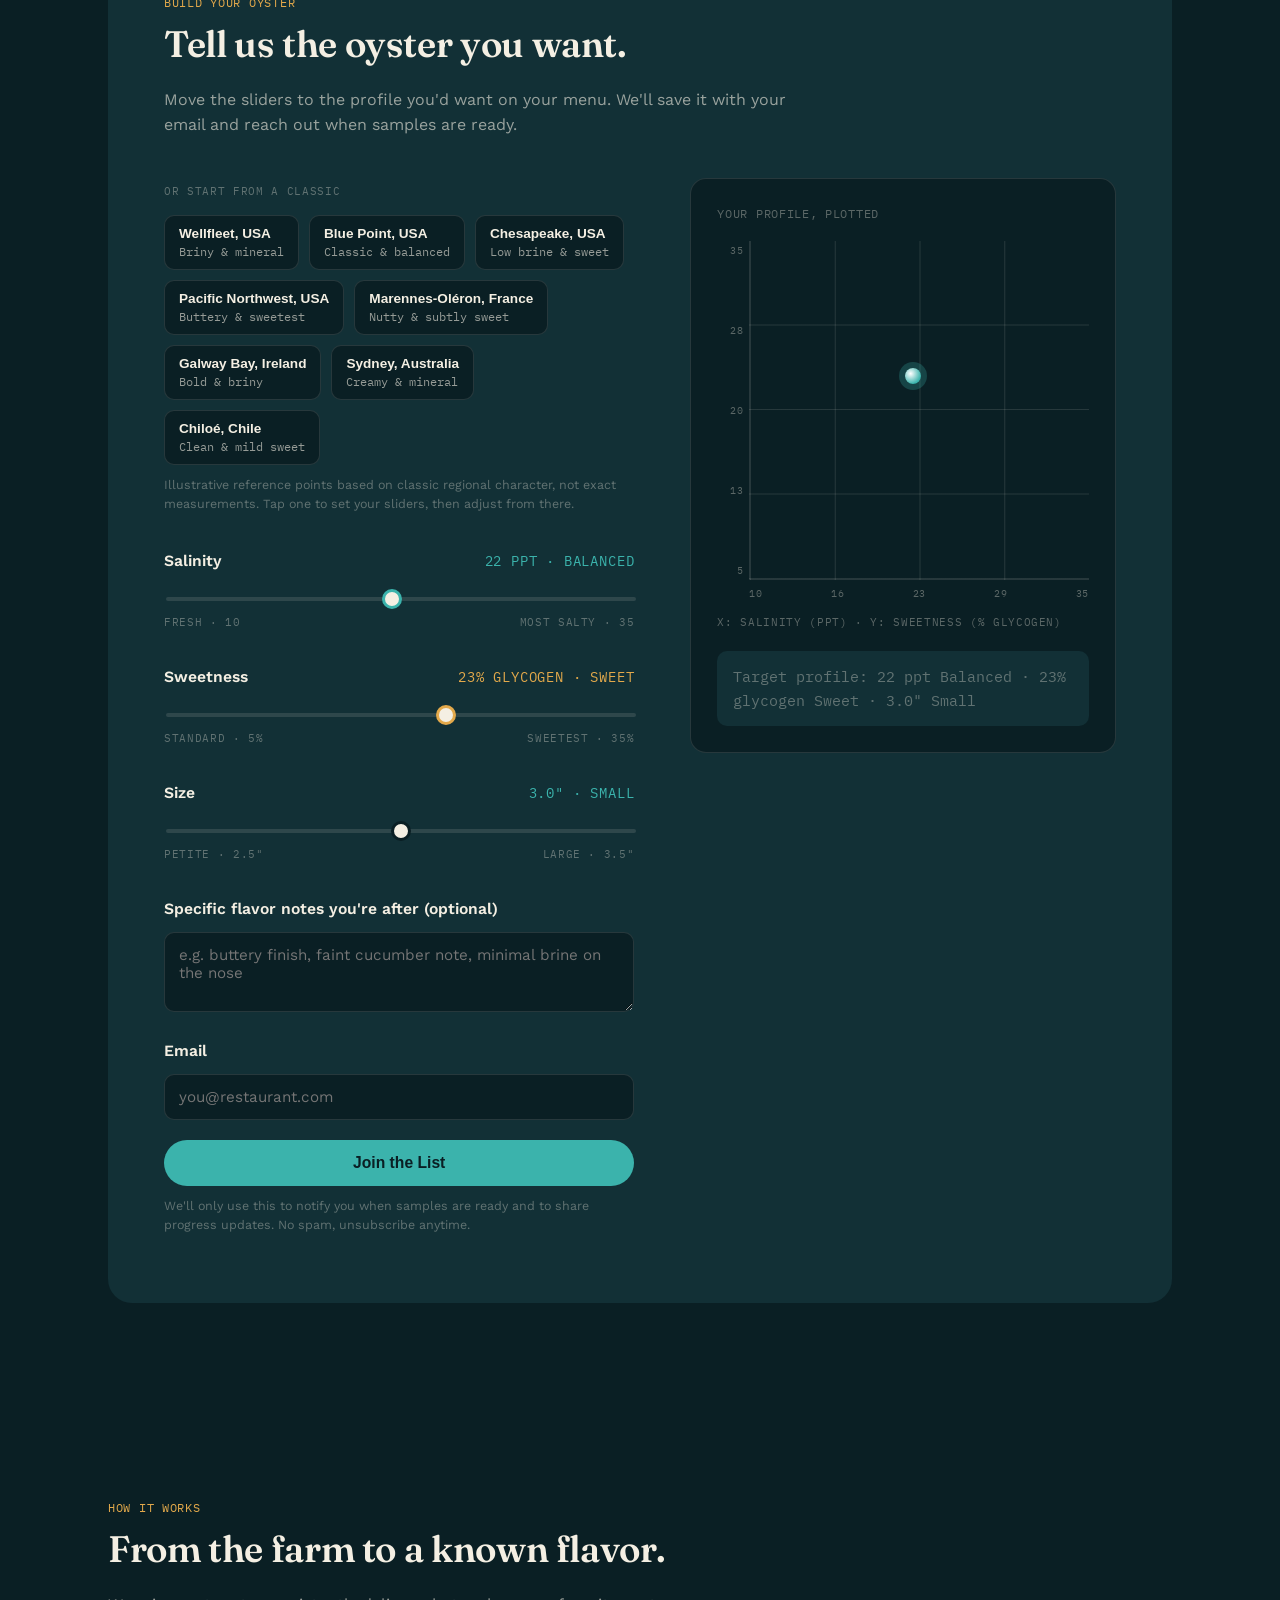
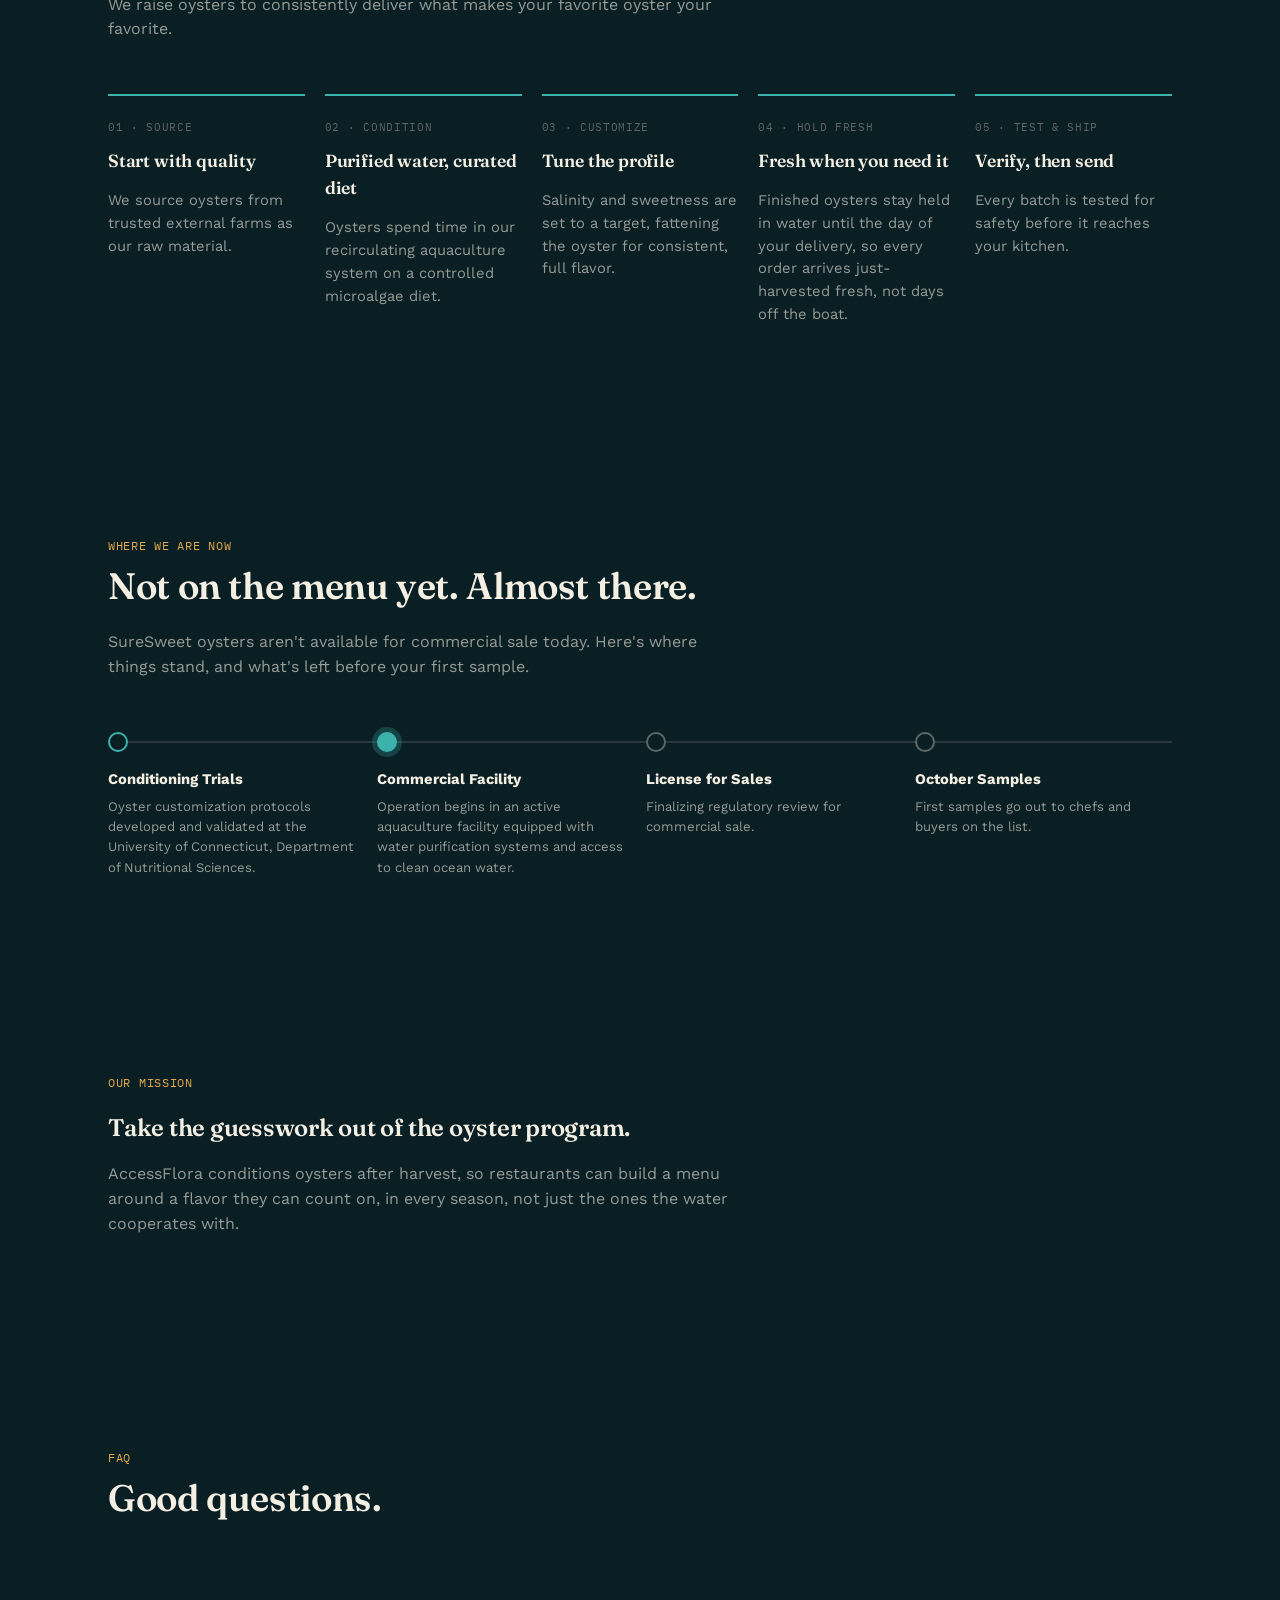
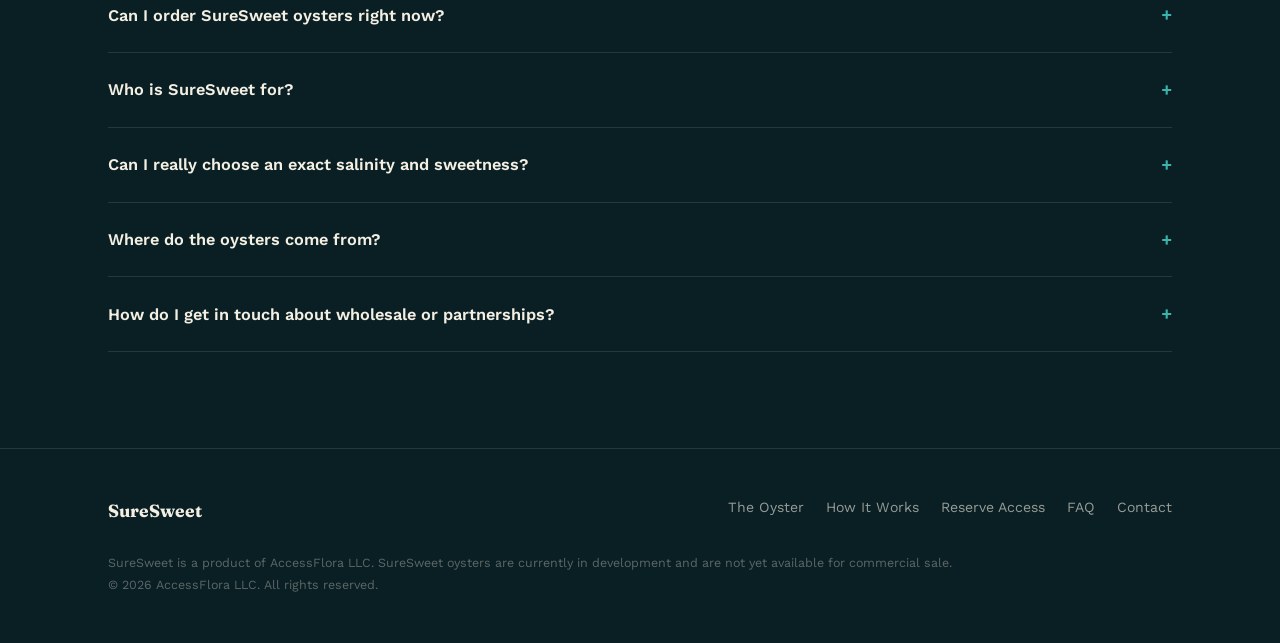
<file: suresweet-landing updated title.html>
<!DOCTYPE html>
<html lang="en">
<head>
<meta charset="UTF-8">
<meta name="viewport" content="width=device-width, initial-scale=1.0">
<title>SureSweet - Custom Oysters</title>
<meta name="description" content="SureSweet oysters are conditioned in purified water on a curated algae diet for controlled salinity, sweetness, and full flavor — every batch, year-round. Reserve your spot for October samples.">

<meta property="og:title" content="SureSweet - Custom Oysters">
<meta property="og:description" content="Custom-conditioned oysters with controlled salinity, sweetness, and size. Consistent, sediment-free, and tested — year-round.">
<meta property="og:type" content="website">
<meta name="twitter:card" content="summary">
<meta name="twitter:title" content="SureSweet - Custom Oysters">
<meta name="twitter:description" content="Custom-conditioned oysters with controlled salinity, sweetness, and size. Consistent, sediment-free, and tested — year-round.">

<link rel="preconnect" href="https://fonts.googleapis.com">
<link rel="preconnect" href="https://fonts.gstatic.com" crossorigin>
<link href="https://fonts.googleapis.com/css2?family=Fraunces:opsz,wght@9..144,400;9..144,500;9..144,600;9..144,700&family=Work+Sans:wght@400;500;600&family=IBM+Plex+Mono:wght@400;500&display=swap" rel="stylesheet">

<style>
  :root{
    --brine-900:#0a1f24;
    --brine-800:#12303686;
    --brine-800-solid:#123036;
    --brine-700:#1b3d43;
    --shell-100:#f4efe3;
    --shell-60:rgba(244,239,227,0.6);
    --shell-35:rgba(244,239,227,0.35);
    --shell-15:rgba(244,239,227,0.12);
    --salinity:#3bb3ac;
    --salinity-dim:rgba(59,179,172,0.25);
    --sweetness:#e3a94b;
    --sweetness-dim:rgba(227,169,75,0.25);
    --radius:14px;
    --max:1120px;
  }

  *{box-sizing:border-box;}
  html{scroll-behavior:smooth;}
  @media (prefers-reduced-motion: reduce){
    html{scroll-behavior:auto;}
    *{animation-duration:0.001ms !important; transition-duration:0.001ms !important;}
  }

  body{
    margin:0;
    background:var(--brine-900);
    color:var(--shell-100);
    font-family:'Work Sans', sans-serif;
    line-height:1.55;
    -webkit-font-smoothing:antialiased;
  }

  h1,h2,h3{
    font-family:'Fraunces', serif;
    font-weight:600;
    margin:0 0 0.4em 0;
    letter-spacing:-0.01em;
  }

  .mono{
    font-family:'IBM Plex Mono', monospace;
    letter-spacing:0.06em;
    text-transform:uppercase;
  }

  a{color:inherit;}

  .wrap{
    max-width:var(--max);
    margin:0 auto;
    padding:0 28px;
  }

  section{padding:96px 0;}
  @media (max-width:640px){ section{padding:64px 0;} }

  /* ---------- NAV ---------- */
  header.site{
    position:sticky; top:0; z-index:50;
    background:rgba(10,31,36,0.88);
    backdrop-filter:blur(8px);
    border-bottom:1px solid var(--shell-15);
  }
  .nav{
    display:flex; align-items:center; justify-content:space-between;
    padding:18px 28px;
    max-width:var(--max); margin:0 auto;
    flex-wrap:wrap; gap:12px;
  }
  .brand{
    display:flex; align-items:baseline; gap:10px;
  }
  .brand-mark{
    font-family:'Fraunces', serif;
    font-weight:700;
    font-size:1.3rem;
  }
  .brand-sub{
    font-size:0.72rem;
    color:var(--shell-60);
  }
  .nav-links{
    display:flex; gap:28px; list-style:none; margin:0; padding:0;
    font-size:0.92rem;
  }
  .nav-links a{
    text-decoration:none;
    color:var(--shell-60);
    transition:color 0.2s ease;
  }
  .nav-links a:hover, .nav-links a:focus-visible{ color:var(--shell-100); }
  .nav-cta{
    background:var(--salinity);
    color:var(--brine-900);
    padding:10px 18px;
    border-radius:999px;
    font-weight:600;
    font-size:0.9rem;
    text-decoration:none;
    white-space:nowrap;
    transition:transform 0.15s ease, background 0.15s ease;
  }
  .nav-cta:hover{ background:#4fc4bd; transform:translateY(-1px); }
  @media (max-width:760px){ .nav-links{ display:none; } }

  /* ---------- HERO ---------- */
  .hero{
    padding:110px 0 70px;
    position:relative;
    overflow:hidden;
  }
  .eyebrow{
    display:inline-block;
    font-size:0.75rem;
    color:var(--salinity);
    background:var(--salinity-dim);
    padding:6px 14px;
    border-radius:999px;
    margin-bottom:22px;
  }
  .hero h1{
    font-size:clamp(2.4rem, 5.4vw, 4.2rem);
    max-width:15ch;
    color:var(--shell-100);
  }
  .hero p.lede{
    font-size:clamp(1.05rem, 1.6vw, 1.25rem);
    color:var(--shell-60);
    max-width:56ch;
    margin:0 0 34px 0;
  }
  .hero-actions{ display:flex; gap:16px; flex-wrap:wrap; }
  .btn-primary{
    background:var(--salinity);
    color:var(--brine-900);
    border:none;
    padding:14px 26px;
    border-radius:999px;
    font-weight:600;
    font-size:0.98rem;
    text-decoration:none;
    display:inline-block;
    cursor:pointer;
    transition:transform 0.15s ease, background 0.15s ease;
  }
  .btn-primary:hover{ background:#4fc4bd; transform:translateY(-1px); }
  .btn-ghost{
    border:1px solid var(--shell-35);
    color:var(--shell-100);
    padding:14px 26px;
    border-radius:999px;
    font-weight:500;
    font-size:0.98rem;
    text-decoration:none;
    display:inline-block;
    transition:border-color 0.15s ease, background 0.15s ease;
  }
  .btn-ghost:hover{ border-color:var(--shell-100); background:var(--shell-15); }

  /* salinity gauge ambient graphic */
  .gauge{
    margin-top:64px;
    max-width:640px;
  }
  .gauge svg{ width:100%; height:auto; display:block; }
  .gauge-caption{
    display:flex; justify-content:space-between;
    font-size:0.7rem; color:var(--shell-35);
    margin-top:6px;
  }

  /* ---------- VALUE GRID ---------- */
  .section-head{ max-width:640px; margin-bottom:52px; }
  .section-head .mono{ color:var(--sweetness); font-size:0.75rem; }
  .section-head h2{ font-size:clamp(1.7rem, 3vw, 2.3rem); }
  .section-head p{ color:var(--shell-60); }

  .value-grid{
    display:grid;
    grid-template-columns:repeat(3, 1fr);
    gap:1px;
    background:var(--shell-15);
    border-radius:var(--radius);
    overflow:hidden;
  }
  @media (max-width:860px){ .value-grid{ grid-template-columns:1fr; } }
  .value-card{
    background:var(--brine-800-solid);
    padding:34px 32px;
  }
  .value-card .mono{ font-size:0.7rem; color:var(--salinity); }
  .value-card h3{ font-size:1.25rem; margin-top:10px; color:var(--shell-100); }
  .value-card p{ color:var(--shell-60); margin:10px 0 0 0; font-size:0.96rem; }

  /* ---------- HOW IT WORKS ---------- */
  .steps{
    display:grid;
    grid-template-columns:repeat(5,1fr);
    gap:20px;
  }
  @media (max-width:1000px){ .steps{ grid-template-columns:repeat(2,1fr); } }
  @media (max-width:520px){ .steps{ grid-template-columns:1fr; } }
  .step{
    border-top:2px solid var(--salinity);
    padding-top:18px;
  }
  .step .mono{ font-size:0.7rem; color:var(--shell-35); }
  .step h3{ font-size:1.1rem; margin-top:8px; }
  .step p{ color:var(--shell-60); font-size:0.92rem; }

  /* ---------- PROFILE BUILDER (signature element) ---------- */
  .profile-section{
    background:var(--brine-800-solid);
    border-radius:24px;
    padding:56px;
  }
  @media (max-width:640px){ .profile-section{ padding:32px 22px; border-radius:16px; } }

  .profile-layout{
    display:grid;
    grid-template-columns:1.05fr 0.95fr;
    gap:56px;
    align-items:start;
  }
  @media (max-width:860px){ .profile-layout{ grid-template-columns:1fr; } }

  .reference-block{ margin-bottom:36px; }
  .profile-chips{
    display:flex;
    flex-wrap:wrap;
    gap:10px;
    margin-top:12px;
  }
  .profile-chip{
    background:var(--brine-900);
    border:1px solid var(--shell-15);
    color:var(--shell-100);
    border-radius:10px;
    padding:10px 14px;
    text-align:left;
    cursor:pointer;
    display:flex;
    flex-direction:column;
    gap:3px;
    transition:border-color 0.15s ease, transform 0.15s ease;
  }
  .profile-chip:hover, .profile-chip:focus-visible{
    border-color:var(--salinity);
    transform:translateY(-1px);
  }
  .profile-chip.active{
    border-color:var(--sweetness);
    background:var(--sweetness-dim);
  }
  .profile-chip .chip-name{ font-size:0.85rem; font-weight:600; }
  .profile-chip .chip-tag{
    font-size:0.72rem;
    color:var(--shell-60);
    font-family:'IBM Plex Mono', monospace;
    text-transform:none;
    letter-spacing:0;
  }

  .slider-block{ margin-bottom:34px; }
  .slider-label{
    display:flex; justify-content:space-between; align-items:baseline;
    margin-bottom:10px;
  }
  .slider-label .name{ font-weight:600; font-size:0.98rem; }
  .slider-label .readout{
    font-family:'IBM Plex Mono', monospace;
    font-size:0.85rem;
  }
  .slider-label .readout.salinity{ color:var(--salinity); }
  .slider-label .readout.sweetness{ color:var(--sweetness); }

  input[type=range]{
    -webkit-appearance:none;
    width:100%;
    height:4px;
    border-radius:999px;
    background:var(--shell-15);
    outline:none;
  }
  input[type=range]::-webkit-slider-thumb{
    -webkit-appearance:none;
    width:20px; height:20px;
    border-radius:50%;
    background:var(--shell-100);
    border:3px solid var(--brine-900);
    cursor:pointer;
  }
  input#salinity::-webkit-slider-thumb{ border-color:var(--salinity); }
  input#sweetness::-webkit-slider-thumb{ border-color:var(--sweetness); }
  input[type=range]::-moz-range-thumb{
    width:14px; height:14px; border-radius:50%;
    background:var(--shell-100); border:3px solid var(--salinity); cursor:pointer;
  }
  .scale-ticks{
    display:flex; justify-content:space-between;
    font-size:0.68rem; color:var(--shell-35); margin-top:6px;
  }

  .flavor-notes label{
    display:block; font-weight:600; font-size:0.98rem; margin-bottom:10px;
  }
  textarea, input[type=email], input[type=text]{
    width:100%;
    background:var(--brine-900);
    border:1px solid var(--shell-15);
    color:var(--shell-100);
    border-radius:10px;
    padding:13px 14px;
    font-family:'Work Sans', sans-serif;
    font-size:0.95rem;
  }
  textarea:focus, input:focus{
    outline:2px solid var(--salinity);
    outline-offset:1px;
  }
  textarea{ resize:vertical; min-height:80px; }

  /* live plot */
  .plot-card{
    background:var(--brine-900);
    border:1px solid var(--shell-15);
    border-radius:16px;
    padding:26px;
  }
  .plot-title{ font-size:0.72rem; color:var(--shell-35); margin-bottom:18px; }
  .plot-wrap{
    display:grid;
    grid-template-columns:26px 1fr;
    grid-template-rows:1fr 18px;
    gap:6px;
  }
  .plot-y-ticks{
    grid-column:1; grid-row:1;
    display:flex;
    flex-direction:column;
    justify-content:space-between;
    align-items:flex-end;
    font-size:0.62rem;
    color:var(--shell-35);
    padding:2px 0;
  }
  .plot-x-ticks{
    grid-column:2; grid-row:2;
    display:flex;
    justify-content:space-between;
    font-size:0.62rem;
    color:var(--shell-35);
  }
  .plot-axis-caption{
    margin:10px 0 0 0;
    font-size:0.68rem;
    color:var(--shell-35);
  }
  .plot-area{
    grid-column:2; grid-row:1;
    position:relative;
    aspect-ratio:1/1;
    width:100%;
    border-left:1px solid var(--shell-15);
    border-bottom:1px solid var(--shell-15);
    background:
      linear-gradient(to top, var(--shell-15) 1px, transparent 1px) 0 0/100% 25%,
      linear-gradient(to right, var(--shell-15) 1px, transparent 1px) 0 0/25% 100%;
  }
  .plot-dot{
    position:absolute;
    width:16px; height:16px;
    border-radius:50%;
    background:radial-gradient(circle at 35% 35%, #fff, var(--salinity) 70%);
    box-shadow:0 0 0 6px var(--salinity-dim);
    transform:translate(-50%, 50%);
    transition:left 0.12s ease, bottom 0.12s ease;
  }

  .readout-line{
    margin-top:20px;
    font-family:'IBM Plex Mono', monospace;
    font-size:0.95rem;
    color:var(--shell-100);
    background:var(--brine-800-solid);
    border-radius:10px;
    padding:14px 16px;
  }
  .readout-line span{ color:var(--shell-35); }

  .form-row{ margin-bottom:20px; }
  .form-note{
    font-size:0.78rem;
    color:var(--shell-35);
    margin-top:10px;
  }
  .form-status{
    margin-top:16px;
    font-size:0.9rem;
    padding:12px 14px;
    border-radius:10px;
    display:none;
  }
  .form-status.show{ display:block; }
  .form-status.warn{ background:rgba(227,169,75,0.15); color:var(--sweetness); }
  .form-status.ok{ background:rgba(59,179,172,0.15); color:var(--salinity); }

  /* ---------- STATUS / TIMELINE ---------- */
  .timeline{
    display:flex;
    justify-content:space-between;
    position:relative;
    margin-top:48px;
    gap:12px;
  }
  .timeline::before{
    content:"";
    position:absolute;
    top:9px; left:0; right:0;
    height:2px;
    background:var(--shell-15);
  }
  .tl-stage{
    position:relative;
    flex:1;
    text-align:left;
  }
  .tl-dot{
    width:20px; height:20px;
    border-radius:50%;
    background:var(--brine-900);
    border:2px solid var(--shell-35);
    margin-bottom:16px;
  }
  .tl-stage.active .tl-dot{
    border-color:var(--salinity);
    background:var(--salinity);
    box-shadow:0 0 0 5px var(--salinity-dim);
  }
  .tl-stage.done .tl-dot{ border-color:var(--salinity); background:var(--brine-900); }
  .tl-stage h4{
    font-size:0.92rem; margin:0 0 6px 0; color:var(--shell-100);
  }
  .tl-stage p{ font-size:0.82rem; color:var(--shell-60); margin:0; padding-right:10px; }
  @media (max-width:760px){
    .timeline{ flex-direction:column; gap:28px; }
    .timeline::before{ display:none; }
  }

  /* ---------- ABOUT ---------- */
  .about-content{ max-width:640px; }
  .about-grid{
    display:grid;
    grid-template-columns:1fr 1fr;
    gap:56px;
    align-items:center;
  }
  @media (max-width:760px){ .about-grid{ grid-template-columns:1fr; } }
  .quote-block{
    border-left:2px solid var(--sweetness);
    padding-left:22px;
    font-family:'Fraunces', serif;
    font-size:1.3rem;
    color:var(--shell-100);
    font-weight:500;
  }

  /* ---------- FAQ ---------- */
  .faq-item{
    border-bottom:1px solid var(--shell-15);
    padding:22px 0;
  }
  .faq-item summary{
    cursor:pointer;
    font-weight:600;
    font-size:1.02rem;
    list-style:none;
    display:flex;
    justify-content:space-between;
    align-items:center;
  }
  .faq-item summary::-webkit-details-marker{ display:none; }
  .faq-item summary::after{
    content:"+";
    font-family:'IBM Plex Mono', monospace;
    color:var(--salinity);
    font-size:1.2rem;
  }
  .faq-item[open] summary::after{ content:"–"; }
  .faq-item p{ color:var(--shell-60); margin:14px 0 0 0; max-width:65ch; }

  /* ---------- FOOTER ---------- */
  footer{
    border-top:1px solid var(--shell-15);
    padding:48px 0 36px;
  }
  .footer-grid{
    display:flex; justify-content:space-between; flex-wrap:wrap; gap:24px;
    margin-bottom:28px;
  }
  .footer-grid .brand-mark{ font-size:1.1rem; }
  .footer-links{ display:flex; gap:22px; flex-wrap:wrap; font-size:0.88rem; }
  .footer-links a{ text-decoration:none; color:var(--shell-60); }
  .footer-links a:hover{ color:var(--shell-100); }
  .legal{
    font-size:0.78rem;
    color:var(--shell-35);
    line-height:1.7;
  }
</style>
</head>
<body>

<header class="site">
  <nav class="nav">
    <div class="brand">
      <span class="brand-mark">SureSweet</span>
      <span class="brand-sub">by AccessFlora</span>
    </div>
    <ul class="nav-links">
      <li><a href="#what">The Oyster</a></li>
      <li><a href="#how">How It Works</a></li>
      <li><a href="#profile">Build Your Oyster</a></li>
      <li><a href="#status">Timeline</a></li>
      <li><a href="#faq">FAQ</a></li>
    </ul>
    <a class="nav-cta" href="#profile">Reserve Access</a>
  </nav>
</header>

<main>

  <!-- HERO -->
  <section class="hero">
    <div class="wrap">
      <span class="eyebrow mono">For Chefs &amp; Buyers</span>
      <h1>Custom oysters for your business.</h1>
      <p class="lede">SureSweet oysters are conditioned in purified, salinity-controlled water on a curated microalgae diet — so every batch you order tastes like the last one. Sediment-free, lab-tested, available year-round.</p>
      <div class="hero-actions">
        <a href="#profile" class="btn-primary">Reserve Access</a>
        <a href="#how" class="btn-ghost">See How It Works</a>
      </div>
    </div>
  </section>

  <!-- WHAT / VALUE PROPS -->
  <section id="what">
    <div class="wrap">
      <div class="section-head">
        <span class="mono">The Oyster</span>
        <h2>Certainty, on the half shell.</h2>
        <p>Wild and farmed oysters vary by tide, season, and source. SureSweet oysters are conditioned after harvest so you get the same profile in every order, whenever you order it.</p>
      </div>
      <div class="value-grid">
        <div class="value-card">
          <span class="mono">Flavor</span>
          <h3>Custom, not left to chance</h3>
          <p>Salinity and sweetness are conditioned to your target, from a clean 10 ppt to a bold 35 ppt, standard to sweetest, for full, consistent flavor every time.</p>
        </div>
        <div class="value-card">
          <span class="mono">Clarity</span>
          <h3>Sediment-free</h3>
          <p>Purified water means no grit and no mud, so oysters shuck perfectly clean and eat smooth, with none of the grittiness that comes from sediment in the shell.</p>
        </div>
        <div class="value-card">
          <span class="mono">Safety</span>
          <h3>Every batch tested</h3>
          <p>Every batch is lab-tested for safety before it ships. That's confidence in the healthiest oyster you can serve.</p>
        </div>
      </div>
    </div>
  </section>

  <!-- PROFILE BUILDER + SIGNUP -->
  <section id="profile">
    <div class="wrap">
      <div class="profile-section">
        <div class="section-head" style="margin-bottom:40px;">
          <span class="mono">Build Your Oyster</span>
          <h2>Tell us the oyster you want.</h2>
          <p>Move the sliders to the profile you'd want on your menu. We'll save it with your email and reach out when samples are ready.</p>
        </div>

        <form id="signup-form" class="profile-layout"
              action="https://formspree.io/f/xbdvwaeq"
              method="POST">
          <!--
            Connected to Formspree (https://formspree.io/f/xbdvwaeq).
            Submissions are handled via AJAX in the script at the bottom of this file, so the
            visitor sees an inline confirmation instead of being redirected off the page.
            Log in to formspree.io to view/export submissions or change notification emails.
          -->

          <div>
            <div class="reference-block">
              <span class="mono" style="font-size:0.7rem; color:var(--shell-35);">Or Start From A Classic</span>
              <div class="profile-chips" id="profile-chips">
                <button type="button" class="profile-chip" data-salinity="30" data-sweetness="11">
                  <span class="chip-name">Wellfleet, USA</span>
                  <span class="chip-tag">Briny &amp; mineral</span>
                </button>
                <button type="button" class="profile-chip" data-salinity="24" data-sweetness="16">
                  <span class="chip-name">Blue Point, USA</span>
                  <span class="chip-tag">Classic &amp; balanced</span>
                </button>
                <button type="button" class="profile-chip" data-salinity="14" data-sweetness="22">
                  <span class="chip-name">Chesapeake, USA</span>
                  <span class="chip-tag">Low brine &amp; sweet</span>
                </button>
                <button type="button" class="profile-chip" data-salinity="16" data-sweetness="32">
                  <span class="chip-name">Pacific Northwest, USA</span>
                  <span class="chip-tag">Buttery &amp; sweetest</span>
                </button>
                <button type="button" class="profile-chip" data-salinity="22" data-sweetness="23">
                  <span class="chip-name">Marennes-Oléron, France</span>
                  <span class="chip-tag">Nutty &amp; subtly sweet</span>
                </button>
                <button type="button" class="profile-chip" data-salinity="33" data-sweetness="10">
                  <span class="chip-name">Galway Bay, Ireland</span>
                  <span class="chip-tag">Bold &amp; briny</span>
                </button>
                <button type="button" class="profile-chip" data-salinity="27" data-sweetness="19">
                  <span class="chip-name">Sydney, Australia</span>
                  <span class="chip-tag">Creamy &amp; mineral</span>
                </button>
                <button type="button" class="profile-chip" data-salinity="20" data-sweetness="20">
                  <span class="chip-name">Chiloé, Chile</span>
                  <span class="chip-tag">Clean &amp; mild sweet</span>
                </button>
              </div>
              <p class="form-note" style="margin-top:10px;">Illustrative reference points based on classic regional character, not exact measurements. Tap one to set your sliders, then adjust from there.</p>
            </div>

            <div class="slider-block">
              <div class="slider-label">
                <span class="name">Salinity</span>
                <span class="readout salinity mono" id="salinity-readout">22 ppt · Balanced</span>
              </div>
              <input type="range" id="salinity" name="salinity_ppt" min="10" max="35" value="22" step="1">
              <div class="scale-ticks mono"><span>Fresh · 10</span><span>Most Salty · 35</span></div>
            </div>

            <div class="slider-block">
              <div class="slider-label">
                <span class="name">Sweetness</span>
                <span class="readout sweetness mono" id="sweetness-readout">23% Glycogen · Sweet</span>
              </div>
              <input type="range" id="sweetness" name="sweetness_glycogen_pct" min="5" max="35" value="23" step="1">
              <div class="scale-ticks mono"><span>Standard · 5%</span><span>Sweetest · 35%</span></div>
            </div>

            <div class="slider-block">
              <div class="slider-label">
                <span class="name">Size</span>
                <span class="readout salinity mono" id="size-readout">3" · Medium</span>
              </div>
              <input type="range" id="size" name="size_in" min="2.5" max="3.5" value="3" step="0.1">
              <div class="scale-ticks mono"><span>Petite · 2.5"</span><span>Large · 3.5"</span></div>
            </div>

            <div class="form-row flavor-notes">
              <label for="notes">Specific flavor notes you're after (optional)</label>
              <textarea id="notes" name="flavor_notes" placeholder="e.g. buttery finish, faint cucumber note, minimal brine on the nose"></textarea>
            </div>

            <div class="form-row">
              <label for="email" style="display:block; font-weight:600; font-size:0.98rem; margin-bottom:10px;">Email</label>
              <input type="email" id="email" name="email" placeholder="you@restaurant.com" required>
            </div>

            <button type="submit" class="btn-primary" style="border:none; width:100%; cursor:pointer;">Join the List</button>
            <p class="form-note">We'll only use this to notify you when samples are ready and to share progress updates. No spam, unsubscribe anytime.</p>
            <div class="form-status" id="form-status"></div>
          </div>

          <div class="plot-card">
            <div class="plot-title mono">Your Profile, Plotted</div>
            <div class="plot-wrap">
              <div class="plot-y-ticks mono">
                <span>35</span>
                <span>28</span>
                <span>20</span>
                <span>13</span>
                <span>5</span>
              </div>
              <div class="plot-area" id="plot-area">
                <div class="plot-dot" id="plot-dot"></div>
              </div>
              <div></div>
              <div class="plot-x-ticks mono">
                <span>10</span>
                <span>16</span>
                <span>23</span>
                <span>29</span>
                <span>35</span>
              </div>
            </div>
            <p class="plot-axis-caption mono">X: Salinity (ppt) · Y: Sweetness (% glycogen)</p>
            <div class="readout-line">
              <span>Target profile:</span> <span id="combined-readout">22 ppt Balanced · 23% glycogen Sweet · 3.0" Medium</span>
            </div>
          </div>
        </form>
      </div>
    </div>
  </section>

  <!-- HOW IT WORKS -->
  <section id="how">
    <div class="wrap">
      <div class="section-head">
        <span class="mono">How It Works</span>
        <h2>From the farm to a known flavor.</h2>
        <p>We raise oysters to consistently deliver what makes your favorite oyster your favorite.</p>
      </div>
      <div class="steps">
        <div class="step">
          <span class="mono">01 · Source</span>
          <h3>Start with quality</h3>
          <p>We source oysters from trusted external farms as our raw material.</p>
        </div>
        <div class="step">
          <span class="mono">02 · Condition</span>
          <h3>Purified water, curated diet</h3>
          <p>Oysters spend time in our recirculating aquaculture system on a controlled microalgae diet.</p>
        </div>
        <div class="step">
          <span class="mono">03 · Customize</span>
          <h3>Tune the profile</h3>
          <p>Salinity and sweetness are set to a target, fattening the oyster for consistent, full flavor.</p>
        </div>
        <div class="step">
          <span class="mono">04 · Hold Fresh</span>
          <h3>Fresh when you need it</h3>
          <p>Finished oysters stay held in water until the day of your delivery, so every order arrives just-harvested fresh, not days off the boat.</p>
        </div>
        <div class="step">
          <span class="mono">05 · Test &amp; Ship</span>
          <h3>Verify, then send</h3>
          <p>Every batch is tested for safety before it reaches your kitchen.</p>
        </div>
      </div>
    </div>
  </section>

  <!-- STATUS / TIMELINE -->
  <section id="status">
    <div class="wrap">
      <div class="section-head">
        <span class="mono">Where We Are Now</span>
        <h2>Not on the menu yet. Almost there.</h2>
        <p>SureSweet oysters aren't available for commercial sale today. Here's where things stand, and what's left before your first sample.</p>
      </div>
      <div class="timeline">
        <div class="tl-stage done">
          <div class="tl-dot"></div>
          <h4>Conditioning Trials</h4>
          <p>Oyster customization protocols developed and validated at the University of Connecticut, Department of Nutritional Sciences.</p>
        </div>
        <div class="tl-stage active">
          <div class="tl-dot"></div>
          <h4>Commercial Facility</h4>
          <p>Operation begins in an active aquaculture facility equipped with water purification systems and access to clean ocean water.</p>
        </div>
        <div class="tl-stage">
          <div class="tl-dot"></div>
          <h4>License for Sales</h4>
          <p>Finalizing regulatory review for commercial sale.</p>
        </div>
        <div class="tl-stage">
          <div class="tl-dot"></div>
          <h4>October Samples</h4>
          <p>First samples go out to chefs and buyers on the list.</p>
        </div>
      </div>
    </div>
  </section>

  <!-- ABOUT -->
  <section id="about">
    <div class="wrap">
      <div class="about-content">
        <span class="mono" style="color:var(--sweetness); font-size:0.75rem;">Our Mission</span>
        <h2 style="margin-top:14px;">Take the guesswork out of the oyster program.</h2>
        <p style="color:var(--shell-60);">AccessFlora conditions oysters after harvest, so restaurants can build a menu around a flavor they can count on, in every season, not just the ones the water cooperates with.</p>
      </div>
    </div>
  </section>

  <!-- FAQ -->
  <section id="faq">
    <div class="wrap">
      <div class="section-head">
        <span class="mono">FAQ</span>
        <h2>Good questions.</h2>
      </div>

      <details class="faq-item">
        <summary>Can I order SureSweet oysters right now?</summary>
        <p>Not yet. We're finishing safety testing and regulatory approval, with samples going out to our list this October. Reserve your spot above to be first in line.</p>
      </details>
      <details class="faq-item">
        <summary>Who is SureSweet for?</summary>
        <p>Chefs, restaurant buyers, and distributors who want a consistent oyster profile they can build a menu around year-round.</p>
      </details>
      <details class="faq-item">
        <summary>Can I really choose an exact salinity and sweetness?</summary>
        <p>You can tell us your target profile and flavor notes when you join the list. As we bring on early customers, we'll work with you on how closely we can match it for your first orders.</p>
      </details>
      <details class="faq-item">
        <summary>Where do the oysters come from?</summary>
        <p>We source oysters from trusted external farms, then condition them ourselves in purified, salinity-controlled water on a curated microalgae diet.</p>
      </details>
      <details class="faq-item">
        <summary>How do I get in touch about wholesale or partnerships?</summary>
        <p>Email us at keegan@reeftotable.com — we'd love to hear from you.</p>
      </details>
    </div>
  </section>

</main>

<footer>
  <div class="wrap">
    <div class="footer-grid">
      <div class="brand">
        <span class="brand-mark">SureSweet</span>
      </div>
      <div class="footer-links">
        <a href="#what">The Oyster</a>
        <a href="#how">How It Works</a>
        <a href="#profile">Reserve Access</a>
        <a href="#faq">FAQ</a>
        <a href="mailto:keegan@reeftotable.com">Contact</a>
      </div>
    </div>
    <p class="legal">
      SureSweet is a product of AccessFlora LLC. SureSweet oysters are currently in development and are not yet available for commercial sale.<br>
      © 2026 AccessFlora LLC. All rights reserved.
    </p>
  </div>
</footer>

<script>
  const salinity = document.getElementById('salinity');
  const sweetness = document.getElementById('sweetness');
  const size = document.getElementById('size');
  const salinityReadout = document.getElementById('salinity-readout');
  const sweetnessReadout = document.getElementById('sweetness-readout');
  const sizeReadout = document.getElementById('size-readout');
  const combinedReadout = document.getElementById('combined-readout');
  const dot = document.getElementById('plot-dot');

  function salinityLabel(v){
    if(v <= 14) return 'Fresh';
    if(v <= 19) return 'Light';
    if(v <= 25) return 'Balanced';
    if(v <= 30) return 'Briny';
    return 'Most Salty';
  }
  function sweetnessLabel(v){
    if(v <= 12) return 'Standard';
    if(v <= 20) return 'Subtly Sweet';
    if(v <= 27) return 'Sweet';
    return 'Sweetest';
  }
  function sizeLabel(v){
    if(v <= 2.7) return 'Petite';
    if(v <= 3.0) return 'Small';
    if(v <= 3.3) return 'Medium';
    return 'Large';
  }

  function update(){
    const sVal = Number(salinity.value);
    const swVal = Number(sweetness.value);
    const szVal = Number(size.value);

    salinityReadout.textContent = sVal + ' ppt · ' + salinityLabel(sVal);
    sweetnessReadout.textContent = swVal + '% Glycogen · ' + sweetnessLabel(swVal);
    sizeReadout.textContent = szVal.toFixed(1) + '" · ' + sizeLabel(szVal);
    combinedReadout.textContent = sVal + ' ppt ' + salinityLabel(sVal) + ' · ' + swVal + '% glycogen ' + sweetnessLabel(swVal) + ' · ' + szVal.toFixed(1) + '" ' + sizeLabel(szVal);

    const xPct = ((sVal - 10) / (35 - 10)) * 100;
    const yPct = ((swVal - 5) / (35 - 5)) * 100;
    dot.style.left = xPct + '%';
    dot.style.bottom = yPct + '%';
  }

  salinity.addEventListener('input', update);
  sweetness.addEventListener('input', update);
  size.addEventListener('input', update);
  update();

  const chips = document.querySelectorAll('.profile-chip');
  chips.forEach(chip => {
    chip.addEventListener('click', () => {
      salinity.value = chip.dataset.salinity;
      sweetness.value = chip.dataset.sweetness;
      update();
      chips.forEach(c => c.classList.remove('active'));
      chip.classList.add('active');
    });
  });

  // Submit the form to Formspree via fetch, so the visitor gets an inline
  // confirmation instead of being redirected off the page.
  const form = document.getElementById('signup-form');
  const status = document.getElementById('form-status');
  const submitBtn = form.querySelector('button[type="submit"]');

  form.addEventListener('submit', async function(e){
    e.preventDefault();

    submitBtn.disabled = true;
    submitBtn.textContent = 'Submitting…';
    status.className = 'form-status';
    status.textContent = '';

    try {
      const response = await fetch(form.action, {
        method: 'POST',
        body: new FormData(form),
        headers: { 'Accept': 'application/json' }
      });

      if (response.ok) {
        status.textContent = "You're on the list! We'll reach out to this email when samples are ready.";
        status.className = 'form-status show ok';
        form.reset();
        salinity.value = 22;
        sweetness.value = 23;
        size.value = 3;
        chips.forEach(c => c.classList.remove('active'));
        update();
      } else {
        const result = await response.json().catch(() => null);
        status.textContent = (result && result.errors && result.errors.length)
          ? result.errors.map(err => err.message).join(', ')
          : 'Something went wrong submitting the form. Please try again, or email keegan@reeftotable.com directly.';
        status.className = 'form-status show warn';
      }
    } catch (err) {
      status.textContent = 'Something went wrong submitting the form. Please check your connection and try again.';
      status.className = 'form-status show warn';
    } finally {
      submitBtn.disabled = false;
      submitBtn.textContent = 'Join the List';
    }
  });

  // Gentle reveal on scroll
  const revealables = document.querySelectorAll('section > .wrap');
  if('IntersectionObserver' in window){
    const io = new IntersectionObserver((entries)=>{
      entries.forEach(entry=>{
        if(entry.isIntersecting){
          entry.target.style.opacity = 1;
          entry.target.style.transform = 'translateY(0)';
          io.unobserve(entry.target);
        }
      });
    }, {threshold:0.1});
    revealables.forEach(el=>{
      el.style.opacity = 0;
      el.style.transform = 'translateY(16px)';
      el.style.transition = 'opacity 0.6s ease, transform 0.6s ease';
      io.observe(el);
    });
  }
</script>

</body>
</html>
</file>
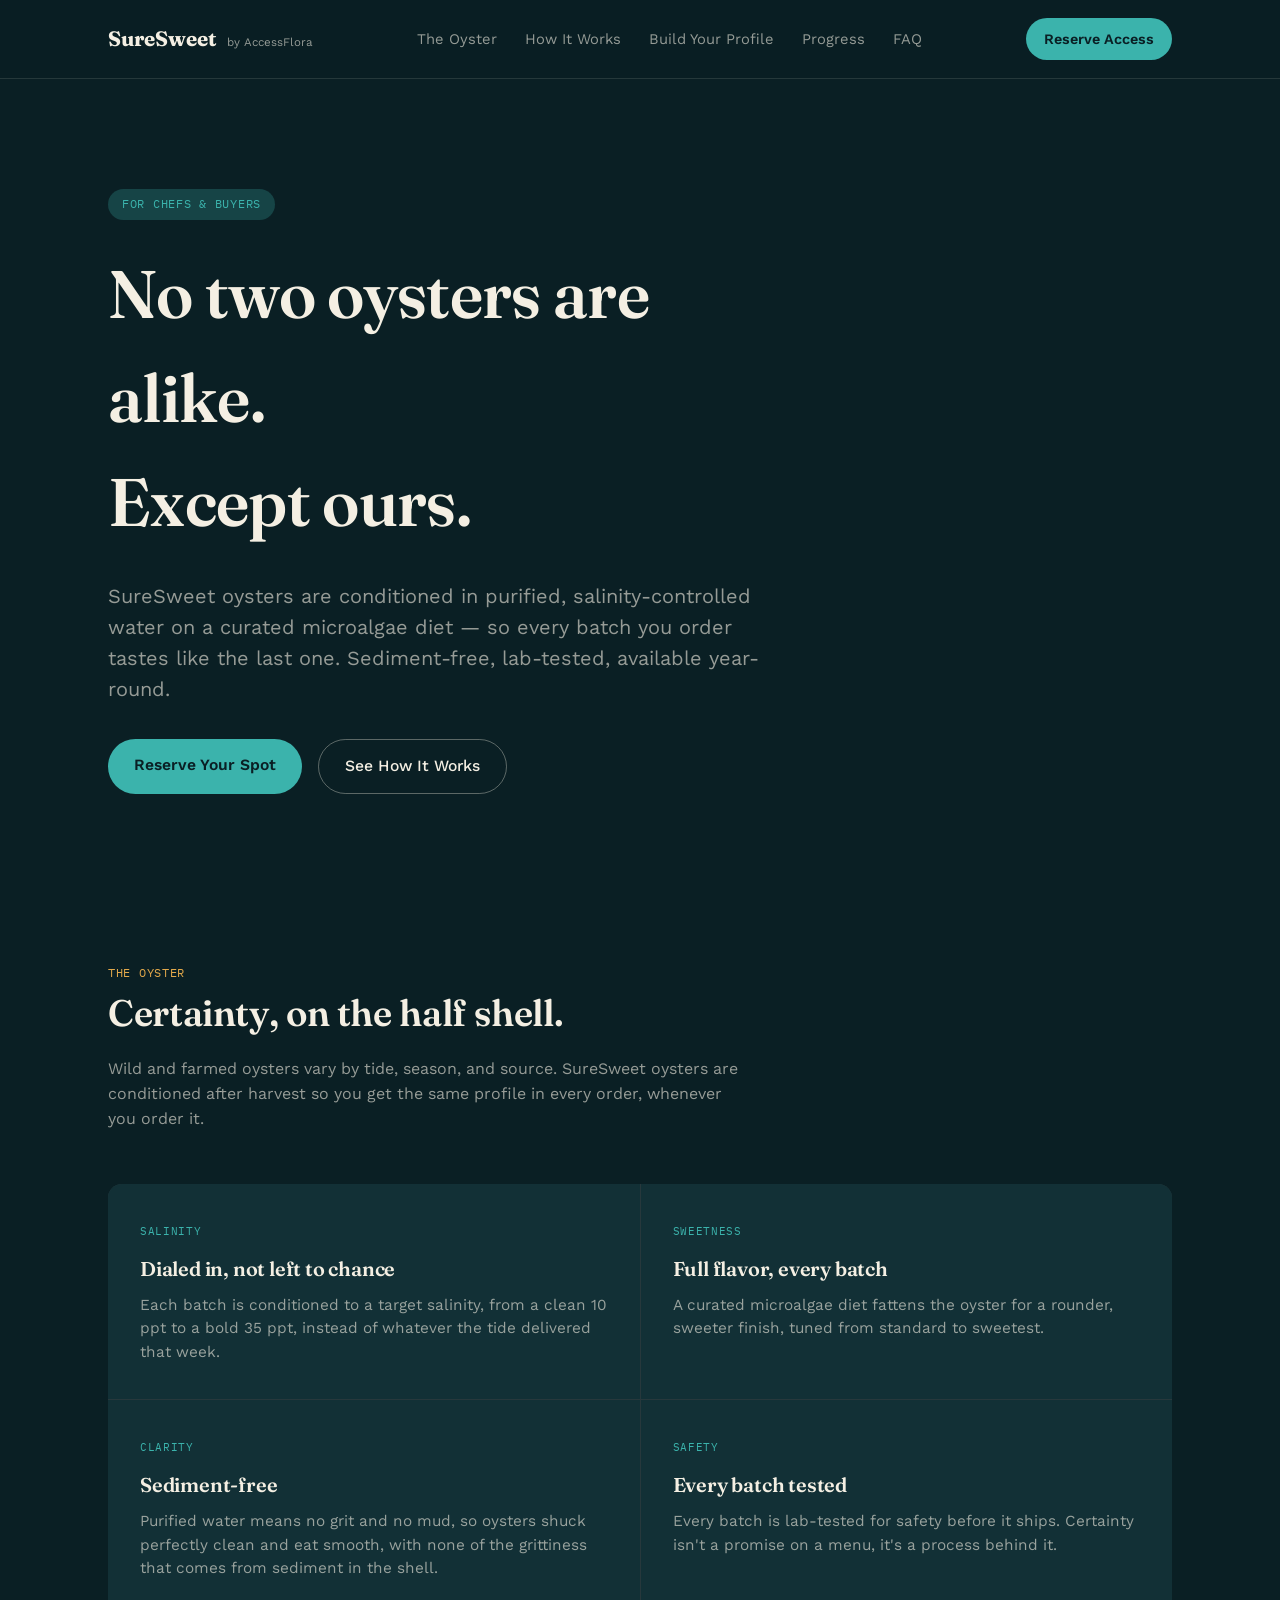
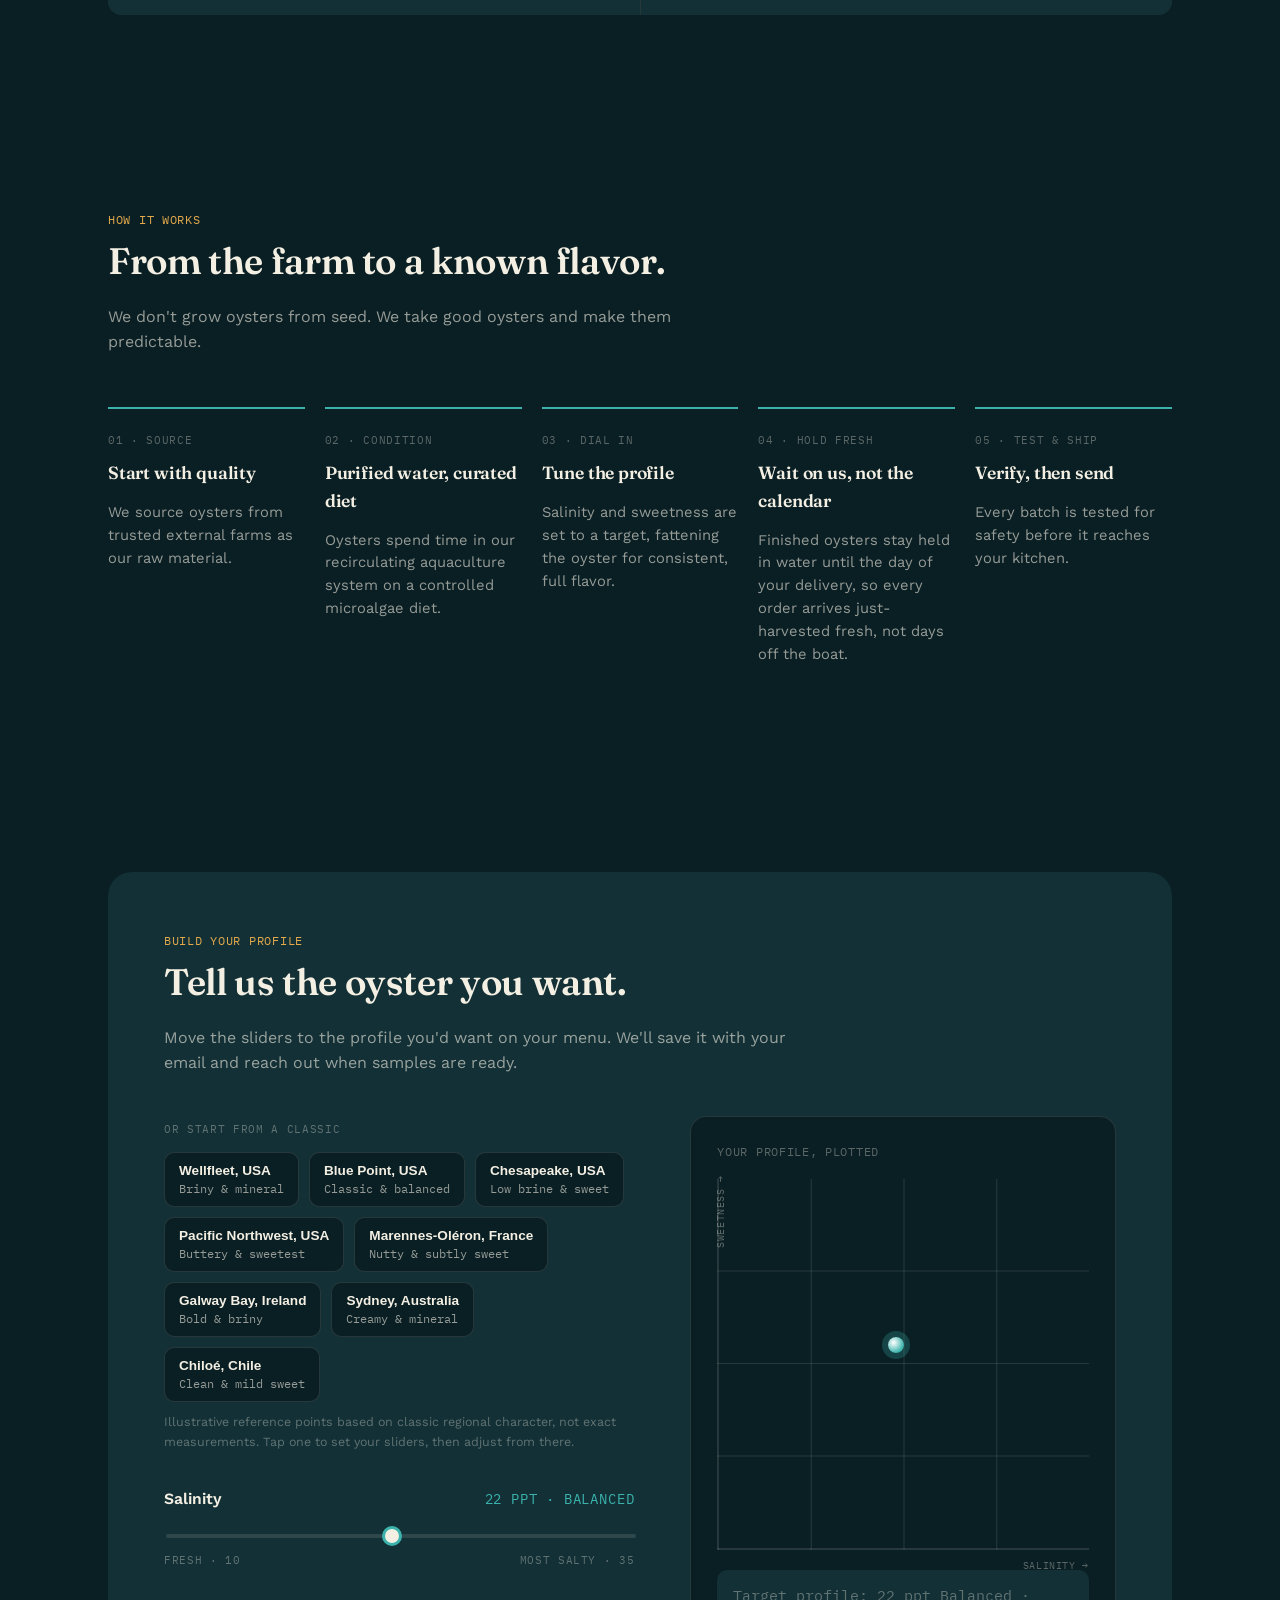
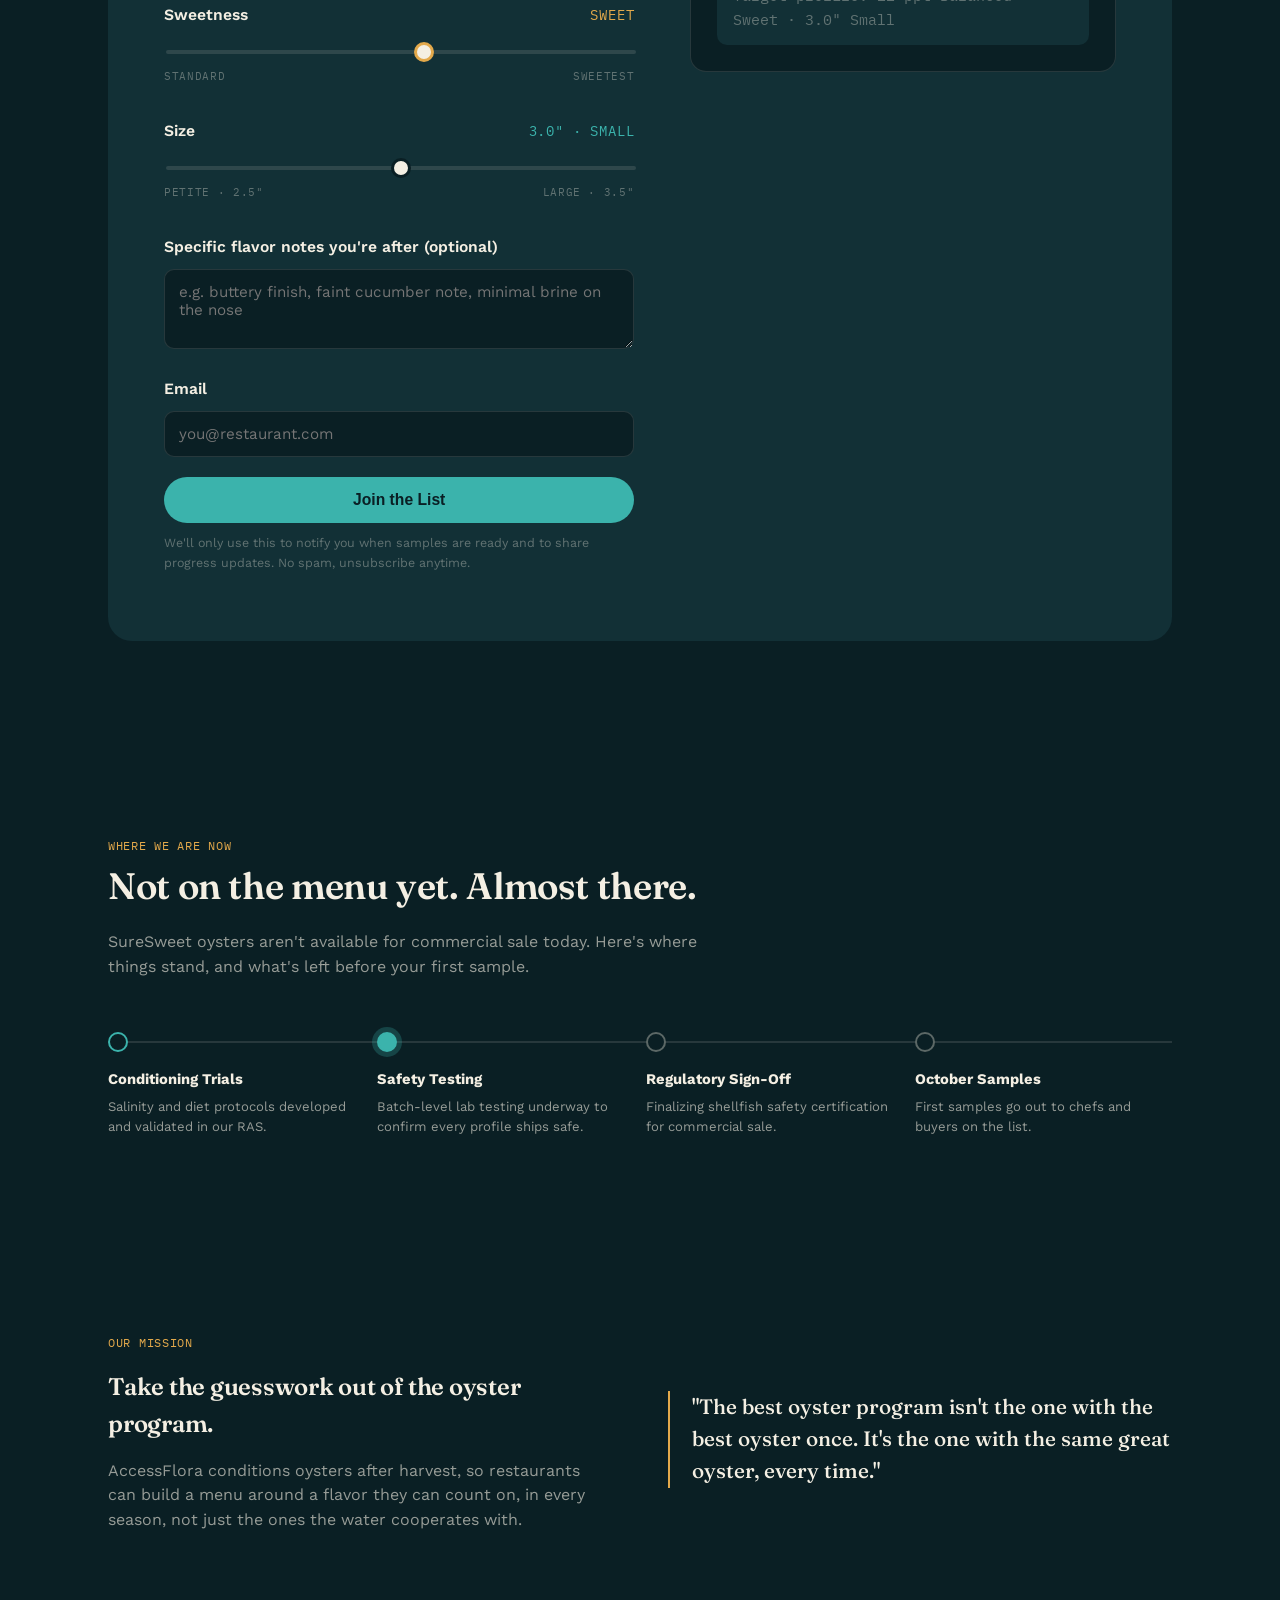
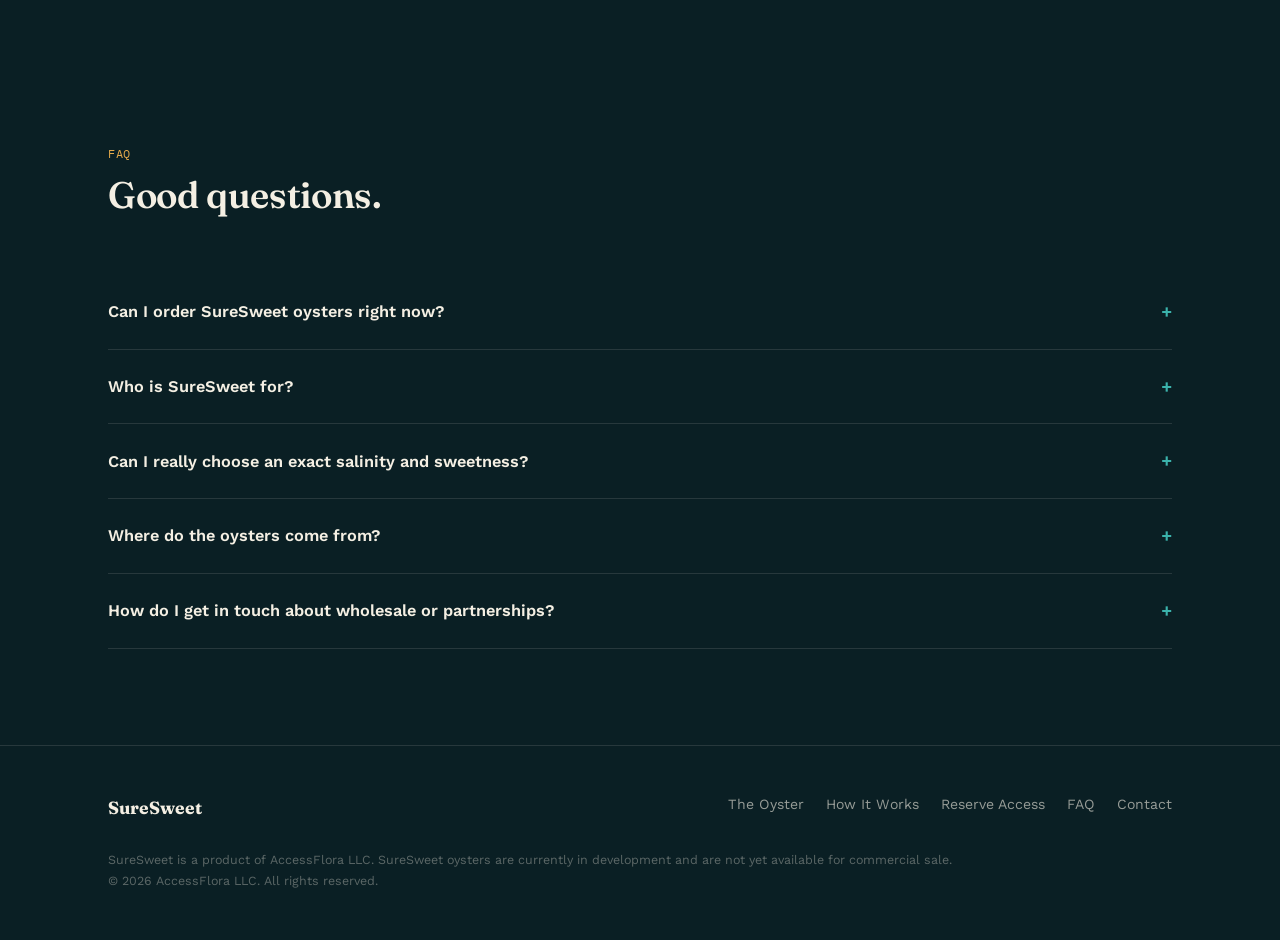
<file: suresweet-landing.html>
<!DOCTYPE html>
<html lang="en">
<head>
<meta charset="UTF-8">
<meta name="viewport" content="width=device-width, initial-scale=1.0">
<title>SureSweet — Oysters You Can Set Your Watch To</title>
<meta name="description" content="SureSweet oysters are conditioned in purified water on a curated algae diet for controlled salinity, sweetness, and full flavor — every batch, year-round. Reserve your spot for October samples.">

<link rel="preconnect" href="https://fonts.googleapis.com">
<link rel="preconnect" href="https://fonts.gstatic.com" crossorigin>
<link href="https://fonts.googleapis.com/css2?family=Fraunces:opsz,wght@9..144,400;9..144,500;9..144,600;9..144,700&family=Work+Sans:wght@400;500;600&family=IBM+Plex+Mono:wght@400;500&display=swap" rel="stylesheet">

<style>
  :root{
    --brine-900:#0a1f24;
    --brine-800:#12303686;
    --brine-800-solid:#123036;
    --brine-700:#1b3d43;
    --shell-100:#f4efe3;
    --shell-60:rgba(244,239,227,0.6);
    --shell-35:rgba(244,239,227,0.35);
    --shell-15:rgba(244,239,227,0.12);
    --salinity:#3bb3ac;
    --salinity-dim:rgba(59,179,172,0.25);
    --sweetness:#e3a94b;
    --sweetness-dim:rgba(227,169,75,0.25);
    --radius:14px;
    --max:1120px;
  }

  *{box-sizing:border-box;}
  html{scroll-behavior:smooth;}
  @media (prefers-reduced-motion: reduce){
    html{scroll-behavior:auto;}
    *{animation-duration:0.001ms !important; transition-duration:0.001ms !important;}
  }

  body{
    margin:0;
    background:var(--brine-900);
    color:var(--shell-100);
    font-family:'Work Sans', sans-serif;
    line-height:1.55;
    -webkit-font-smoothing:antialiased;
  }

  h1,h2,h3{
    font-family:'Fraunces', serif;
    font-weight:600;
    margin:0 0 0.4em 0;
    letter-spacing:-0.01em;
  }

  .mono{
    font-family:'IBM Plex Mono', monospace;
    letter-spacing:0.06em;
    text-transform:uppercase;
  }

  a{color:inherit;}

  .wrap{
    max-width:var(--max);
    margin:0 auto;
    padding:0 28px;
  }

  section{padding:96px 0;}
  @media (max-width:640px){ section{padding:64px 0;} }

  /* ---------- NAV ---------- */
  header.site{
    position:sticky; top:0; z-index:50;
    background:rgba(10,31,36,0.88);
    backdrop-filter:blur(8px);
    border-bottom:1px solid var(--shell-15);
  }
  .nav{
    display:flex; align-items:center; justify-content:space-between;
    padding:18px 28px;
    max-width:var(--max); margin:0 auto;
    flex-wrap:wrap; gap:12px;
  }
  .brand{
    display:flex; align-items:baseline; gap:10px;
  }
  .brand-mark{
    font-family:'Fraunces', serif;
    font-weight:700;
    font-size:1.3rem;
  }
  .brand-sub{
    font-size:0.72rem;
    color:var(--shell-60);
  }
  .nav-links{
    display:flex; gap:28px; list-style:none; margin:0; padding:0;
    font-size:0.92rem;
  }
  .nav-links a{
    text-decoration:none;
    color:var(--shell-60);
    transition:color 0.2s ease;
  }
  .nav-links a:hover, .nav-links a:focus-visible{ color:var(--shell-100); }
  .nav-cta{
    background:var(--salinity);
    color:var(--brine-900);
    padding:10px 18px;
    border-radius:999px;
    font-weight:600;
    font-size:0.9rem;
    text-decoration:none;
    white-space:nowrap;
    transition:transform 0.15s ease, background 0.15s ease;
  }
  .nav-cta:hover{ background:#4fc4bd; transform:translateY(-1px); }
  @media (max-width:760px){ .nav-links{ display:none; } }

  /* ---------- HERO ---------- */
  .hero{
    padding:110px 0 70px;
    position:relative;
    overflow:hidden;
  }
  .eyebrow{
    display:inline-block;
    font-size:0.75rem;
    color:var(--salinity);
    background:var(--salinity-dim);
    padding:6px 14px;
    border-radius:999px;
    margin-bottom:22px;
  }
  .hero h1{
    font-size:clamp(2.4rem, 5.4vw, 4.2rem);
    max-width:15ch;
    color:var(--shell-100);
  }
  .hero p.lede{
    font-size:clamp(1.05rem, 1.6vw, 1.25rem);
    color:var(--shell-60);
    max-width:56ch;
    margin:0 0 34px 0;
  }
  .hero-actions{ display:flex; gap:16px; flex-wrap:wrap; }
  .btn-primary{
    background:var(--salinity);
    color:var(--brine-900);
    border:none;
    padding:14px 26px;
    border-radius:999px;
    font-weight:600;
    font-size:0.98rem;
    text-decoration:none;
    display:inline-block;
    cursor:pointer;
    transition:transform 0.15s ease, background 0.15s ease;
  }
  .btn-primary:hover{ background:#4fc4bd; transform:translateY(-1px); }
  .btn-ghost{
    border:1px solid var(--shell-35);
    color:var(--shell-100);
    padding:14px 26px;
    border-radius:999px;
    font-weight:500;
    font-size:0.98rem;
    text-decoration:none;
    display:inline-block;
    transition:border-color 0.15s ease, background 0.15s ease;
  }
  .btn-ghost:hover{ border-color:var(--shell-100); background:var(--shell-15); }

  /* salinity gauge ambient graphic */
  .gauge{
    margin-top:64px;
    max-width:640px;
  }
  .gauge svg{ width:100%; height:auto; display:block; }
  .gauge-caption{
    display:flex; justify-content:space-between;
    font-size:0.7rem; color:var(--shell-35);
    margin-top:6px;
  }

  /* ---------- VALUE GRID ---------- */
  .section-head{ max-width:640px; margin-bottom:52px; }
  .section-head .mono{ color:var(--sweetness); font-size:0.75rem; }
  .section-head h2{ font-size:clamp(1.7rem, 3vw, 2.3rem); }
  .section-head p{ color:var(--shell-60); }

  .value-grid{
    display:grid;
    grid-template-columns:repeat(2, 1fr);
    gap:1px;
    background:var(--shell-15);
    border-radius:var(--radius);
    overflow:hidden;
  }
  @media (max-width:700px){ .value-grid{ grid-template-columns:1fr; } }
  .value-card{
    background:var(--brine-800-solid);
    padding:34px 32px;
  }
  .value-card .mono{ font-size:0.7rem; color:var(--salinity); }
  .value-card h3{ font-size:1.25rem; margin-top:10px; color:var(--shell-100); }
  .value-card p{ color:var(--shell-60); margin:10px 0 0 0; font-size:0.96rem; }

  /* ---------- HOW IT WORKS ---------- */
  .steps{
    display:grid;
    grid-template-columns:repeat(5,1fr);
    gap:20px;
  }
  @media (max-width:1000px){ .steps{ grid-template-columns:repeat(2,1fr); } }
  @media (max-width:520px){ .steps{ grid-template-columns:1fr; } }
  .step{
    border-top:2px solid var(--salinity);
    padding-top:18px;
  }
  .step .mono{ font-size:0.7rem; color:var(--shell-35); }
  .step h3{ font-size:1.1rem; margin-top:8px; }
  .step p{ color:var(--shell-60); font-size:0.92rem; }

  /* ---------- PROFILE BUILDER (signature element) ---------- */
  .profile-section{
    background:var(--brine-800-solid);
    border-radius:24px;
    padding:56px;
  }
  @media (max-width:640px){ .profile-section{ padding:32px 22px; border-radius:16px; } }

  .profile-layout{
    display:grid;
    grid-template-columns:1.05fr 0.95fr;
    gap:56px;
    align-items:start;
  }
  @media (max-width:860px){ .profile-layout{ grid-template-columns:1fr; } }

  .reference-block{ margin-bottom:36px; }
  .profile-chips{
    display:flex;
    flex-wrap:wrap;
    gap:10px;
    margin-top:12px;
  }
  .profile-chip{
    background:var(--brine-900);
    border:1px solid var(--shell-15);
    color:var(--shell-100);
    border-radius:10px;
    padding:10px 14px;
    text-align:left;
    cursor:pointer;
    display:flex;
    flex-direction:column;
    gap:3px;
    transition:border-color 0.15s ease, transform 0.15s ease;
  }
  .profile-chip:hover, .profile-chip:focus-visible{
    border-color:var(--salinity);
    transform:translateY(-1px);
  }
  .profile-chip.active{
    border-color:var(--sweetness);
    background:var(--sweetness-dim);
  }
  .profile-chip .chip-name{ font-size:0.85rem; font-weight:600; }
  .profile-chip .chip-tag{
    font-size:0.72rem;
    color:var(--shell-60);
    font-family:'IBM Plex Mono', monospace;
    text-transform:none;
    letter-spacing:0;
  }

  .slider-block{ margin-bottom:34px; }
  .slider-label{
    display:flex; justify-content:space-between; align-items:baseline;
    margin-bottom:10px;
  }
  .slider-label .name{ font-weight:600; font-size:0.98rem; }
  .slider-label .readout{
    font-family:'IBM Plex Mono', monospace;
    font-size:0.85rem;
  }
  .slider-label .readout.salinity{ color:var(--salinity); }
  .slider-label .readout.sweetness{ color:var(--sweetness); }

  input[type=range]{
    -webkit-appearance:none;
    width:100%;
    height:4px;
    border-radius:999px;
    background:var(--shell-15);
    outline:none;
  }
  input[type=range]::-webkit-slider-thumb{
    -webkit-appearance:none;
    width:20px; height:20px;
    border-radius:50%;
    background:var(--shell-100);
    border:3px solid var(--brine-900);
    cursor:pointer;
  }
  input#salinity::-webkit-slider-thumb{ border-color:var(--salinity); }
  input#sweetness::-webkit-slider-thumb{ border-color:var(--sweetness); }
  input[type=range]::-moz-range-thumb{
    width:14px; height:14px; border-radius:50%;
    background:var(--shell-100); border:3px solid var(--salinity); cursor:pointer;
  }
  .scale-ticks{
    display:flex; justify-content:space-between;
    font-size:0.68rem; color:var(--shell-35); margin-top:6px;
  }

  .flavor-notes label{
    display:block; font-weight:600; font-size:0.98rem; margin-bottom:10px;
  }
  textarea, input[type=email], input[type=text]{
    width:100%;
    background:var(--brine-900);
    border:1px solid var(--shell-15);
    color:var(--shell-100);
    border-radius:10px;
    padding:13px 14px;
    font-family:'Work Sans', sans-serif;
    font-size:0.95rem;
  }
  textarea:focus, input:focus{
    outline:2px solid var(--salinity);
    outline-offset:1px;
  }
  textarea{ resize:vertical; min-height:80px; }

  /* live plot */
  .plot-card{
    background:var(--brine-900);
    border:1px solid var(--shell-15);
    border-radius:16px;
    padding:26px;
  }
  .plot-title{ font-size:0.72rem; color:var(--shell-35); margin-bottom:18px; }
  .plot-area{
    position:relative;
    aspect-ratio:1/1;
    width:100%;
    border-left:1px solid var(--shell-15);
    border-bottom:1px solid var(--shell-15);
    background:
      linear-gradient(to top, var(--shell-15) 1px, transparent 1px) 0 0/100% 25%,
      linear-gradient(to right, var(--shell-15) 1px, transparent 1px) 0 0/25% 100%;
  }
  .plot-dot{
    position:absolute;
    width:16px; height:16px;
    border-radius:50%;
    background:radial-gradient(circle at 35% 35%, #fff, var(--salinity) 70%);
    box-shadow:0 0 0 6px var(--salinity-dim);
    transform:translate(-50%, 50%);
    transition:left 0.12s ease, bottom 0.12s ease;
  }
  .plot-axis-label{
    position:absolute;
    font-size:0.65rem;
    color:var(--shell-35);
    font-family:'IBM Plex Mono', monospace;
  }
  .plot-axis-label.x{ bottom:-24px; right:0; }
  .plot-axis-label.y{ top:-4px; left:-6px; writing-mode:vertical-rl; transform:rotate(180deg); }

  .readout-line{
    margin-top:20px;
    font-family:'IBM Plex Mono', monospace;
    font-size:0.95rem;
    color:var(--shell-100);
    background:var(--brine-800-solid);
    border-radius:10px;
    padding:14px 16px;
  }
  .readout-line span{ color:var(--shell-35); }

  .form-row{ margin-bottom:20px; }
  .form-note{
    font-size:0.78rem;
    color:var(--shell-35);
    margin-top:10px;
  }
  .form-status{
    margin-top:16px;
    font-size:0.9rem;
    padding:12px 14px;
    border-radius:10px;
    display:none;
  }
  .form-status.show{ display:block; }
  .form-status.warn{ background:rgba(227,169,75,0.15); color:var(--sweetness); }
  .form-status.ok{ background:rgba(59,179,172,0.15); color:var(--salinity); }

  /* ---------- STATUS / TIMELINE ---------- */
  .timeline{
    display:flex;
    justify-content:space-between;
    position:relative;
    margin-top:48px;
    gap:12px;
  }
  .timeline::before{
    content:"";
    position:absolute;
    top:9px; left:0; right:0;
    height:2px;
    background:var(--shell-15);
  }
  .tl-stage{
    position:relative;
    flex:1;
    text-align:left;
  }
  .tl-dot{
    width:20px; height:20px;
    border-radius:50%;
    background:var(--brine-900);
    border:2px solid var(--shell-35);
    margin-bottom:16px;
  }
  .tl-stage.active .tl-dot{
    border-color:var(--salinity);
    background:var(--salinity);
    box-shadow:0 0 0 5px var(--salinity-dim);
  }
  .tl-stage.done .tl-dot{ border-color:var(--salinity); background:var(--brine-900); }
  .tl-stage h4{
    font-size:0.92rem; margin:0 0 6px 0; color:var(--shell-100);
  }
  .tl-stage p{ font-size:0.82rem; color:var(--shell-60); margin:0; padding-right:10px; }
  @media (max-width:760px){
    .timeline{ flex-direction:column; gap:28px; }
    .timeline::before{ display:none; }
  }

  /* ---------- ABOUT ---------- */
  .about-grid{
    display:grid;
    grid-template-columns:1fr 1fr;
    gap:56px;
    align-items:center;
  }
  @media (max-width:760px){ .about-grid{ grid-template-columns:1fr; } }
  .quote-block{
    border-left:2px solid var(--sweetness);
    padding-left:22px;
    font-family:'Fraunces', serif;
    font-size:1.3rem;
    color:var(--shell-100);
    font-weight:500;
  }

  /* ---------- FAQ ---------- */
  .faq-item{
    border-bottom:1px solid var(--shell-15);
    padding:22px 0;
  }
  .faq-item summary{
    cursor:pointer;
    font-weight:600;
    font-size:1.02rem;
    list-style:none;
    display:flex;
    justify-content:space-between;
    align-items:center;
  }
  .faq-item summary::-webkit-details-marker{ display:none; }
  .faq-item summary::after{
    content:"+";
    font-family:'IBM Plex Mono', monospace;
    color:var(--salinity);
    font-size:1.2rem;
  }
  .faq-item[open] summary::after{ content:"–"; }
  .faq-item p{ color:var(--shell-60); margin:14px 0 0 0; max-width:65ch; }

  /* ---------- FOOTER ---------- */
  footer{
    border-top:1px solid var(--shell-15);
    padding:48px 0 36px;
  }
  .footer-grid{
    display:flex; justify-content:space-between; flex-wrap:wrap; gap:24px;
    margin-bottom:28px;
  }
  .footer-grid .brand-mark{ font-size:1.1rem; }
  .footer-links{ display:flex; gap:22px; flex-wrap:wrap; font-size:0.88rem; }
  .footer-links a{ text-decoration:none; color:var(--shell-60); }
  .footer-links a:hover{ color:var(--shell-100); }
  .legal{
    font-size:0.78rem;
    color:var(--shell-35);
    line-height:1.7;
  }
</style>
</head>
<body>

<header class="site">
  <nav class="nav">
    <div class="brand">
      <span class="brand-mark">SureSweet</span>
      <span class="brand-sub">by AccessFlora</span>
    </div>
    <ul class="nav-links">
      <li><a href="#what">The Oyster</a></li>
      <li><a href="#how">How It Works</a></li>
      <li><a href="#profile">Build Your Profile</a></li>
      <li><a href="#status">Progress</a></li>
      <li><a href="#faq">FAQ</a></li>
    </ul>
    <a class="nav-cta" href="#profile">Reserve Access</a>
  </nav>
</header>

<main>

  <!-- HERO -->
  <section class="hero">
    <div class="wrap">
      <span class="eyebrow mono">For Chefs &amp; Buyers</span>
      <h1>No two oysters are alike.<br>Except ours.</h1>
      <p class="lede">SureSweet oysters are conditioned in purified, salinity-controlled water on a curated microalgae diet — so every batch you order tastes like the last one. Sediment-free, lab-tested, available year-round.</p>
      <div class="hero-actions">
        <a href="#profile" class="btn-primary">Reserve Your Spot</a>
        <a href="#how" class="btn-ghost">See How It Works</a>
      </div>
    </div>
  </section>

  <!-- WHAT / VALUE PROPS -->
  <section id="what">
    <div class="wrap">
      <div class="section-head">
        <span class="mono">The Oyster</span>
        <h2>Certainty, on the half shell.</h2>
        <p>Wild and farmed oysters vary by tide, season, and source. SureSweet oysters are conditioned after harvest so you get the same profile in every order, whenever you order it.</p>
      </div>
      <div class="value-grid">
        <div class="value-card">
          <span class="mono">Salinity</span>
          <h3>Dialed in, not left to chance</h3>
          <p>Each batch is conditioned to a target salinity, from a clean 10 ppt to a bold 35 ppt, instead of whatever the tide delivered that week.</p>
        </div>
        <div class="value-card">
          <span class="mono">Sweetness</span>
          <h3>Full flavor, every batch</h3>
          <p>A curated microalgae diet fattens the oyster for a rounder, sweeter finish, tuned from standard to sweetest.</p>
        </div>
        <div class="value-card">
          <span class="mono">Clarity</span>
          <h3>Sediment-free</h3>
          <p>Purified water means no grit and no mud, so oysters shuck perfectly clean and eat smooth, with none of the grittiness that comes from sediment in the shell.</p>
        </div>
        <div class="value-card">
          <span class="mono">Safety</span>
          <h3>Every batch tested</h3>
          <p>Every batch is lab-tested for safety before it ships. Certainty isn't a promise on a menu, it's a process behind it.</p>
        </div>
      </div>
    </div>
  </section>

  <!-- HOW IT WORKS -->
  <section id="how">
    <div class="wrap">
      <div class="section-head">
        <span class="mono">How It Works</span>
        <h2>From the farm to a known flavor.</h2>
        <p>We don't grow oysters from seed. We take good oysters and make them predictable.</p>
      </div>
      <div class="steps">
        <div class="step">
          <span class="mono">01 · Source</span>
          <h3>Start with quality</h3>
          <p>We source oysters from trusted external farms as our raw material.</p>
        </div>
        <div class="step">
          <span class="mono">02 · Condition</span>
          <h3>Purified water, curated diet</h3>
          <p>Oysters spend time in our recirculating aquaculture system on a controlled microalgae diet.</p>
        </div>
        <div class="step">
          <span class="mono">03 · Dial In</span>
          <h3>Tune the profile</h3>
          <p>Salinity and sweetness are set to a target, fattening the oyster for consistent, full flavor.</p>
        </div>
        <div class="step">
          <span class="mono">04 · Hold Fresh</span>
          <h3>Wait on us, not the calendar</h3>
          <p>Finished oysters stay held in water until the day of your delivery, so every order arrives just-harvested fresh, not days off the boat.</p>
        </div>
        <div class="step">
          <span class="mono">05 · Test &amp; Ship</span>
          <h3>Verify, then send</h3>
          <p>Every batch is tested for safety before it reaches your kitchen.</p>
        </div>
      </div>
    </div>
  </section>

  <!-- PROFILE BUILDER + SIGNUP -->
  <section id="profile">
    <div class="wrap">
      <div class="profile-section">
        <div class="section-head" style="margin-bottom:40px;">
          <span class="mono">Build Your Profile</span>
          <h2>Tell us the oyster you want.</h2>
          <p>Move the sliders to the profile you'd want on your menu. We'll save it with your email and reach out when samples are ready.</p>
        </div>

        <form id="signup-form" class="profile-layout"
              action="https://formspree.io/f/REPLACE_WITH_YOUR_FORM_ID"
              method="POST">
          <!--
            SETUP REQUIRED:
            A static HTML file can't store form submissions on its own — it needs a backend to
            collect and save the email list. Replace the action URL above with an endpoint from
            an email-collection service, for example:
              - Formspree (formspree.io) — quickest to set up, works with a plain HTML form
              - Google Forms (embed or link out instead of this form)
              - Mailchimp / ConvertKit signup form action URL
              - Airtable form, or a simple serverless function you control
            Until this is connected, the script below will warn you instead of pretending to save data.
          -->

          <div>
            <div class="reference-block">
              <span class="mono" style="font-size:0.7rem; color:var(--shell-35);">Or Start From A Classic</span>
              <div class="profile-chips" id="profile-chips">
                <button type="button" class="profile-chip" data-salinity="30" data-sweetness="20">
                  <span class="chip-name">Wellfleet, USA</span>
                  <span class="chip-tag">Briny &amp; mineral</span>
                </button>
                <button type="button" class="profile-chip" data-salinity="24" data-sweetness="35">
                  <span class="chip-name">Blue Point, USA</span>
                  <span class="chip-tag">Classic &amp; balanced</span>
                </button>
                <button type="button" class="profile-chip" data-salinity="14" data-sweetness="55">
                  <span class="chip-name">Chesapeake, USA</span>
                  <span class="chip-tag">Low brine &amp; sweet</span>
                </button>
                <button type="button" class="profile-chip" data-salinity="16" data-sweetness="90">
                  <span class="chip-name">Pacific Northwest, USA</span>
                  <span class="chip-tag">Buttery &amp; sweetest</span>
                </button>
                <button type="button" class="profile-chip" data-salinity="22" data-sweetness="60">
                  <span class="chip-name">Marennes-Oléron, France</span>
                  <span class="chip-tag">Nutty &amp; subtly sweet</span>
                </button>
                <button type="button" class="profile-chip" data-salinity="33" data-sweetness="15">
                  <span class="chip-name">Galway Bay, Ireland</span>
                  <span class="chip-tag">Bold &amp; briny</span>
                </button>
                <button type="button" class="profile-chip" data-salinity="27" data-sweetness="45">
                  <span class="chip-name">Sydney, Australia</span>
                  <span class="chip-tag">Creamy &amp; mineral</span>
                </button>
                <button type="button" class="profile-chip" data-salinity="20" data-sweetness="50">
                  <span class="chip-name">Chiloé, Chile</span>
                  <span class="chip-tag">Clean &amp; mild sweet</span>
                </button>
              </div>
              <p class="form-note" style="margin-top:10px;">Illustrative reference points based on classic regional character, not exact measurements. Tap one to set your sliders, then adjust from there.</p>
            </div>

            <div class="slider-block">
              <div class="slider-label">
                <span class="name">Salinity</span>
                <span class="readout salinity mono" id="salinity-readout">22 ppt · Balanced</span>
              </div>
              <input type="range" id="salinity" name="salinity_ppt" min="10" max="35" value="22" step="1">
              <div class="scale-ticks mono"><span>Fresh · 10</span><span>Most Salty · 35</span></div>
            </div>

            <div class="slider-block">
              <div class="slider-label">
                <span class="name">Sweetness</span>
                <span class="readout sweetness mono" id="sweetness-readout">Sweet</span>
              </div>
              <input type="range" id="sweetness" name="sweetness_level" min="0" max="100" value="55" step="1">
              <div class="scale-ticks mono"><span>Standard</span><span>Sweetest</span></div>
            </div>

            <div class="slider-block">
              <div class="slider-label">
                <span class="name">Size</span>
                <span class="readout salinity mono" id="size-readout">3" · Medium</span>
              </div>
              <input type="range" id="size" name="size_in" min="2.5" max="3.5" value="3" step="0.1">
              <div class="scale-ticks mono"><span>Petite · 2.5"</span><span>Large · 3.5"</span></div>
            </div>

            <div class="form-row flavor-notes">
              <label for="notes">Specific flavor notes you're after (optional)</label>
              <textarea id="notes" name="flavor_notes" placeholder="e.g. buttery finish, faint cucumber note, minimal brine on the nose"></textarea>
            </div>

            <div class="form-row">
              <label for="email" style="display:block; font-weight:600; font-size:0.98rem; margin-bottom:10px;">Email</label>
              <input type="email" id="email" name="email" placeholder="you@restaurant.com" required>
            </div>

            <button type="submit" class="btn-primary" style="border:none; width:100%; cursor:pointer;">Join the List</button>
            <p class="form-note">We'll only use this to notify you when samples are ready and to share progress updates. No spam, unsubscribe anytime.</p>
            <div class="form-status" id="form-status"></div>
          </div>

          <div class="plot-card">
            <div class="plot-title mono">Your Profile, Plotted</div>
            <div class="plot-area" id="plot-area">
              <div class="plot-dot" id="plot-dot"></div>
              <span class="plot-axis-label x mono">Salinity →</span>
              <span class="plot-axis-label y mono">Sweetness →</span>
            </div>
            <div class="readout-line">
              <span>Target profile:</span> <span id="combined-readout">22 ppt Balanced · Sweet</span>
            </div>
          </div>
        </form>
      </div>
    </div>
  </section>

  <!-- STATUS / TIMELINE -->
  <section id="status">
    <div class="wrap">
      <div class="section-head">
        <span class="mono">Where We Are Now</span>
        <h2>Not on the menu yet. Almost there.</h2>
        <p>SureSweet oysters aren't available for commercial sale today. Here's where things stand, and what's left before your first sample.</p>
      </div>
      <div class="timeline">
        <div class="tl-stage done">
          <div class="tl-dot"></div>
          <h4>Conditioning Trials</h4>
          <p>Salinity and diet protocols developed and validated in our RAS.</p>
        </div>
        <div class="tl-stage active">
          <div class="tl-dot"></div>
          <h4>Safety Testing</h4>
          <p>Batch-level lab testing underway to confirm every profile ships safe.</p>
        </div>
        <div class="tl-stage">
          <div class="tl-dot"></div>
          <h4>Regulatory Sign-Off</h4>
          <p>Finalizing shellfish safety certification for commercial sale.</p>
        </div>
        <div class="tl-stage">
          <div class="tl-dot"></div>
          <h4>October Samples</h4>
          <p>First samples go out to chefs and buyers on the list.</p>
        </div>
      </div>
    </div>
  </section>

  <!-- ABOUT -->
  <section id="about">
    <div class="wrap">
      <div class="about-grid">
        <div>
          <span class="mono" style="color:var(--sweetness); font-size:0.75rem;">Our Mission</span>
          <h2 style="margin-top:14px;">Take the guesswork out of the oyster program.</h2>
          <p style="color:var(--shell-60);">AccessFlora conditions oysters after harvest, so restaurants can build a menu around a flavor they can count on, in every season, not just the ones the water cooperates with.</p>
        </div>
        <div class="quote-block">
          "The best oyster program isn't the one with the best oyster once. It's the one with the same great oyster, every time."
        </div>
      </div>
    </div>
  </section>

  <!-- FAQ -->
  <section id="faq">
    <div class="wrap">
      <div class="section-head">
        <span class="mono">FAQ</span>
        <h2>Good questions.</h2>
      </div>

      <details class="faq-item">
        <summary>Can I order SureSweet oysters right now?</summary>
        <p>Not yet. We're finishing safety testing and regulatory approval, with samples going out to our list this October. Reserve your spot above to be first in line.</p>
      </details>
      <details class="faq-item">
        <summary>Who is SureSweet for?</summary>
        <p>Chefs, restaurant buyers, and distributors who want a consistent oyster profile they can build a menu around year-round.</p>
      </details>
      <details class="faq-item">
        <summary>Can I really choose an exact salinity and sweetness?</summary>
        <p>You can tell us your target profile and flavor notes when you join the list. As we bring on early customers, we'll work with you on how closely we can match it for your first orders.</p>
      </details>
      <details class="faq-item">
        <summary>Where do the oysters come from?</summary>
        <p>We source oysters from trusted external farms, then condition them ourselves in purified, salinity-controlled water on a curated microalgae diet.</p>
      </details>
      <details class="faq-item">
        <summary>How do I get in touch about wholesale or partnerships?</summary>
        <p>Email us at hello@accessflora.com — we'd love to hear from you.</p>
      </details>
    </div>
  </section>

</main>

<footer>
  <div class="wrap">
    <div class="footer-grid">
      <div class="brand">
        <span class="brand-mark">SureSweet</span>
      </div>
      <div class="footer-links">
        <a href="#what">The Oyster</a>
        <a href="#how">How It Works</a>
        <a href="#profile">Reserve Access</a>
        <a href="#faq">FAQ</a>
        <a href="mailto:hello@accessflora.com">Contact</a>
      </div>
    </div>
    <p class="legal">
      SureSweet is a product of AccessFlora LLC. SureSweet oysters are currently in development and are not yet available for commercial sale.<br>
      © 2026 AccessFlora LLC. All rights reserved.
    </p>
  </div>
</footer>

<script>
  const salinity = document.getElementById('salinity');
  const sweetness = document.getElementById('sweetness');
  const size = document.getElementById('size');
  const salinityReadout = document.getElementById('salinity-readout');
  const sweetnessReadout = document.getElementById('sweetness-readout');
  const sizeReadout = document.getElementById('size-readout');
  const combinedReadout = document.getElementById('combined-readout');
  const dot = document.getElementById('plot-dot');

  function salinityLabel(v){
    if(v <= 14) return 'Fresh';
    if(v <= 19) return 'Light';
    if(v <= 25) return 'Balanced';
    if(v <= 30) return 'Briny';
    return 'Most Salty';
  }
  function sweetnessLabel(v){
    if(v <= 10) return 'Standard';
    if(v <= 40) return 'Subtly Sweet';
    if(v <= 70) return 'Sweet';
    return 'Sweetest';
  }
  function sizeLabel(v){
    if(v <= 2.7) return 'Petite';
    if(v <= 3.0) return 'Small';
    if(v <= 3.3) return 'Medium';
    return 'Large';
  }

  function update(){
    const sVal = Number(salinity.value);
    const swVal = Number(sweetness.value);
    const szVal = Number(size.value);

    salinityReadout.textContent = sVal + ' ppt · ' + salinityLabel(sVal);
    sweetnessReadout.textContent = sweetnessLabel(swVal);
    sizeReadout.textContent = szVal.toFixed(1) + '" · ' + sizeLabel(szVal);
    combinedReadout.textContent = sVal + ' ppt ' + salinityLabel(sVal) + ' · ' + sweetnessLabel(swVal) + ' · ' + szVal.toFixed(1) + '" ' + sizeLabel(szVal);

    const xPct = ((sVal - 10) / (35 - 10)) * 100;
    const yPct = (swVal / 100) * 100;
    dot.style.left = xPct + '%';
    dot.style.bottom = yPct + '%';
  }

  salinity.addEventListener('input', update);
  sweetness.addEventListener('input', update);
  size.addEventListener('input', update);
  update();

  const chips = document.querySelectorAll('.profile-chip');
  chips.forEach(chip => {
    chip.addEventListener('click', () => {
      salinity.value = chip.dataset.salinity;
      sweetness.value = chip.dataset.sweetness;
      update();
      chips.forEach(c => c.classList.remove('active'));
      chip.classList.add('active');
    });
  });

  // Guard against submitting to the unconfigured placeholder endpoint.
  const form = document.getElementById('signup-form');
  const status = document.getElementById('form-status');
  form.addEventListener('submit', function(e){
    if(form.action.includes('REPLACE_WITH_YOUR_FORM_ID')){
      e.preventDefault();
      status.textContent = 'This form isn\'t connected to an email service yet — see the setup comment in the HTML near the form to finish wiring it up.';
      status.className = 'form-status show warn';
    }
  });

  // Gentle reveal on scroll
  const revealables = document.querySelectorAll('section > .wrap');
  if('IntersectionObserver' in window){
    const io = new IntersectionObserver((entries)=>{
      entries.forEach(entry=>{
        if(entry.isIntersecting){
          entry.target.style.opacity = 1;
          entry.target.style.transform = 'translateY(0)';
          io.unobserve(entry.target);
        }
      });
    }, {threshold:0.1});
    revealables.forEach(el=>{
      el.style.opacity = 0;
      el.style.transform = 'translateY(16px)';
      el.style.transition = 'opacity 0.6s ease, transform 0.6s ease';
      io.observe(el);
    });
  }
</script>

</body>
</html>
</file>
